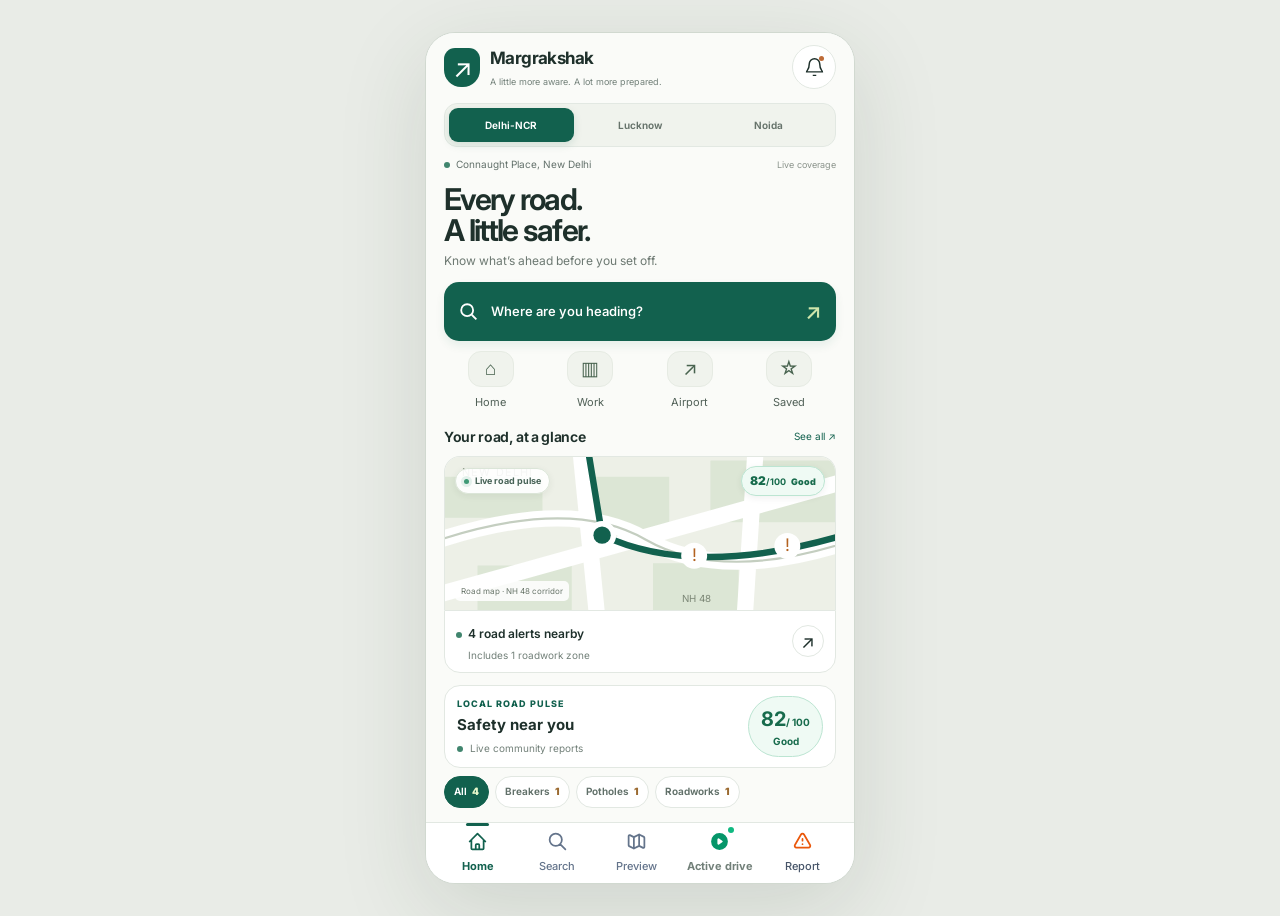
<file: index.html>
<!DOCTYPE html>
<html lang="en">
<head>
  <meta charset="UTF-8">
  <meta name="viewport" content="width=device-width, initial-scale=1.0">
  <title>MARGRAKSHAK — Road Safety Navigation</title>
  <script src="tailwind.js"></script>
  <link rel="preconnect" href="https://fonts.googleapis.com">
  <link rel="preconnect" href="https://fonts.gstatic.com" crossorigin>
  <link href="https://fonts.googleapis.com/css2?family=Inter:wght@400;500;600;700;800&family=JetBrains+Mono:wght@500;700&display=swap" rel="stylesheet">
  <script>
    tailwind.config = {
      theme: {
        extend: {
          fontFamily: {
            sans: ['Inter', 'sans-serif'],
            mono: ['JetBrains Mono', 'monospace'],
          },
          colors: {
            brand: {
              navy: '#12614E',
              teal: '#12614E',
              slate: '#0F172A',
              muted: '#64748B',
              bg: '#F8FAFC',
              border: '#E2E8F0',
            },
            hazard: {
              amber: '#F59E0B',
              orange: '#EA580C',
              red: '#DC2626',
              green: '#16A34A',
            }
          }
        }
      }
    }
  </script>
  <link rel="stylesheet" href="polish.css">
  <style>
    /* Custom clean scrollbars & map elements */
    ::-webkit-scrollbar { width: 4px; height: 4px; }
    ::-webkit-scrollbar-track { background: transparent; }
    ::-webkit-scrollbar-thumb { background: #cbd5e1; border-radius: 4px; }
    .map-grid {
      background-color: #f1f5f9;
      background-image: 
        linear-gradient(to right, rgba(203, 213, 225, 0.4) 1px, transparent 1px),
        linear-gradient(to bottom, rgba(203, 213, 225, 0.4) 1px, transparent 1px);
      background-size: 40px 40px;
    }
    /* Pulse for live vehicle indicator */
    @keyframes subtle-beacon {
      0% { transform: scale(1); opacity: 0.6; }
      50% { transform: scale(1.6); opacity: 0; }
      100% { transform: scale(1); opacity: 0; }
    }
    .beacon-ring {
      animation: subtle-beacon 2s cubic-bezier(0, 0.2, 0.8, 1) infinite;
    }
    /* Hazard proximity alert soft flash */
    @keyframes alert-glow {
      0%, 100% { box-shadow: 0 4px 6px -1px rgba(0,0,0,0.1), 0 2px 4px -2px rgba(0,0,0,0.1); }
      50% { box-shadow: 0 0 0 3px rgba(220, 38, 38, 0.25), 0 10px 15px -3px rgba(0,0,0,0.1); }
    }
    .proximity-urgent {
      animation: alert-glow 1.2s ease-in-out infinite;
    }
    /* Screen transition smoothness */
    .view-screen {
      transition: opacity 0.15s ease-in-out;
    }
  </style>
</head>
<body class="bg-slate-900 text-brand-slate font-sans antialiased min-h-screen flex justify-center items-start sm:p-4 md:p-8 select-none">

  <!-- Mobile Device Frame Container -->
  <div class="w-full max-w-[420px] bg-slate-50 min-h-screen sm:min-h-[880px] sm:max-h-[890px] sm:rounded-[36px] shadow-2xl relative overflow-hidden flex flex-col border border-slate-800">

    <!-- Top Hardware Status Bar -->
    <header class="bg-white/95 backdrop-blur-md px-5 pt-3 pb-2 flex justify-between items-center text-xs font-semibold text-slate-700 z-50 border-b border-slate-100 flex-shrink-0">
      <!-- <span class="tracking-tight font-medium" id="status-clock">09:41</span> -->
      <div class="flex items-center space-x-1.5">
        <!-- Icons -->
        <svg class="w-3.5 h-3.5 text-slate-700 inline" fill="currentColor" viewBox="0 0 24 24"><path d="M12 3c-4.97 0-9 4.03-9 9 0 2.12.74 4.07 1.97 5.61L4.35 18.25c-.39.39-.39 1.02 0 1.41.39.39 1.02.39 1.41 0l.73-.73C8.03 20.19 9.93 21 12 21c4.97 0 9-4.03 9-9s-4.03-9-9-9zm0 16c-3.87 0-7-3.13-7-7s3.13-7 7-7 7 3.13 7 7-3.13 7-7 7z"/></svg>
        <svg class="w-3.5 h-3.5 text-slate-700 inline" fill="currentColor" viewBox="0 0 24 24"><path d="M12 2C6.48 2 2 6.48 2 12s4.48 10 10 10 10-4.48 10-10S17.52 2 12 2zm-1 14H9v-2h2v2zm0-4H9V7h2v5z"/></svg>
      </div>
    </header>

    <!-- App Content Wrapper -->
    <main class="relative flex-1 overflow-hidden flex flex-col bg-brand-bg">

      <!-- ========================================== -->
      <!-- VIEW 1: HOME SCREEN                       -->
      <!-- ========================================== -->
<section id="view-home" class="view-screen flex-1 overflow-y-auto">
<div class="home-top"><div class="brand-lockup"><span class="brand-mark">↗</span><div><strong>Margrakshak</strong><small>A little more aware. A lot more prepared.</small></div></div><button class="icon-button" onclick="toggleNotificationSheet(true)" aria-label="Road notifications"><svg width="21" height="21" viewBox="0 0 24 24" fill="none" stroke="currentColor" stroke-width="1.7"><path d="M18 8a6 6 0 0 0-12 0c0 7-3 7-3 9h18c0-2-3-2-3-9M10 21h4"/></svg><i></i></button></div>
<div class="home-content"><div class="region-switch" role="tablist" aria-label="Road safety region"><button class="region-option active" role="tab" aria-selected="true" onclick="selectRegion('Delhi-NCR', 'Connaught Place, New Delhi', 82, 4)">Delhi-NCR</button><button class="region-option" role="tab" aria-selected="false" onclick="selectRegion('Lucknow', 'Hazratganj, Lucknow', 86, 3)">Lucknow</button><button class="region-option" role="tab" aria-selected="false" onclick="selectRegion('Noida', 'Noida Sector 62', 79, 5)">Noida</button></div>
<div class="location-line"><span class="location-dot"></span> <span id="current-location">Connaught Place, New Delhi</span> <span class="demo-tag">Live coverage</span></div><h1>Every road.<br>A little safer.</h1><p class="intro">Know what’s ahead before you set off.</p>
<button class="destination-search" onclick="switchView('search')"><svg width="22" height="22" fill="none" stroke="currentColor" stroke-width="2" viewBox="0 0 24 24"><circle cx="10" cy="10" r="6.5"/><path d="m15 15 5 5"/></svg><span>Where are you heading?</span><span class="search-arrow">↗</span></button>
<div class="quick-places"><button onclick="selectQuickDestination('Connaught Place, New Delhi')"><span>⌂</span>Home</button><button onclick="selectQuickDestination('Gurugram Cyber City')"><span>▥</span>Work</button><button onclick="selectQuickDestination('IGI Airport Terminal 3')"><span>↗</span>Airport</button><button onclick="openSavedRoutesModal()"><span>☆</span>Saved</button></div>
<div class="section-title"><h2>Your road, at a glance</h2><button onclick="toggleWhatsAheadSheet(true)">See all ↗</button></div>
<div class="area-map" role="img" aria-label="Delhi road map with nearby road alerts"><div class="map-status-row"><span class="map-live-pill"><i></i> Live road pulse</span><span class="map-score-pill"><strong id="map-safety-score">82</strong>/100 <b id="map-safety-label">Good</b></span></div><svg viewBox="0 0 360 155" preserveAspectRatio="xMidYMid slice"><rect width="360" height="155" fill="#edf0e7"/><path d="M0 25h90v38H0zm135 0h72v55h-72zm110-15h115v57H245zM30 107h87v48H30zm162-2h79v50h-79z" fill="#dce6d5"/><path d="M-30 92Q110 40 185 83T390 79M123-20L143 180M288-20L275 180M-10 135L370 29" stroke="#fff" stroke-width="15" fill="none"/><path d="M-30 92Q110 40 185 83T390 79" stroke="#c4cec0" stroke-width="2" fill="none"/><path d="M132 0L145 79Q230 119 365 80" stroke="#12614e" stroke-width="6" fill="none"/><text id="map-region-label" x="16" y="24" fill="#7b8675" font-size="10" letter-spacing="1">NEW DELHI</text><text id="map-road-label" x="219" y="141" fill="#7b8675" font-size="9">NH 48</text><circle cx="145" cy="79" r="13" fill="#fff"/><circle cx="145" cy="79" r="8" fill="#12614e"/><circle cx="230" cy="98" r="12" fill="#fff"/><text x="230" y="103" text-anchor="middle" fill="#b36220" font-size="16">!</text><circle cx="316" cy="89" r="12" fill="#fff"/><text x="316" y="94" text-anchor="middle" fill="#b36220" font-size="16">!</text></svg><span class="map-caption">Road map · NH 48 corridor</span></div>
<div class="road-overview"><div><span class="status-dot"></span><strong id="nearby-alert-summary">4 road alerts nearby</strong><small id="nearby-alert-detail">Includes 1 roadwork zone</small></div><button class="circle-arrow" onclick="toggleWhatsAheadSheet(true)" aria-label="View nearby road alerts">↗</button></div>
<div class="road-pulse-card"><div><span class="eyebrow">LOCAL ROAD PULSE</span><strong>Safety near you</strong><small><span class="status-dot"></span> Live community reports</small></div><div class="safety-score"><strong id="safety-score">82</strong><span>/ 100</span><small id="safety-score-label">Good</small></div></div>
<div class="hazard-filters" aria-label="Filter nearby hazards"><button class="hazard-filter active" data-hazard="all" onclick="filterHazards('all', this)">All <b id="hazard-count-all">4</b></button><button class="hazard-filter" data-hazard="breaker" onclick="filterHazards('breaker', this)">Breakers <b id="hazard-count-breaker">1</b></button><button class="hazard-filter" data-hazard="pothole" onclick="filterHazards('pothole', this)">Potholes <b id="hazard-count-pothole">1</b></button><button class="hazard-filter" data-hazard="works" onclick="filterHazards('works', this)">Roadworks <b id="hazard-count-works">1</b></button></div>
<div class="section-title"><h2>Plan your next drive</h2><span>Suggested</span></div>
<button class="featured-route" onclick="selectDestination('Gurugram Cyber City','24.6 km','42 min',82,4,1)"><div class="route-heading"><span class="route-symbol">↗</span><div><strong id="suggested-destination">Gurugram Cyber City</strong><small id="suggested-route">via NH 48 · 24.6 km</small></div><span class="route-time"><span id="suggested-time">42</span><small>min</small></span></div><div class="route-bottom"><span><i></i><span id="suggested-route-note">Fewer reported hazards</span></span><span>View route →</span></div></button>
<div class="safety-note"><span>◈</span><div><strong>Better roads start with us.</strong><p>Spotted a hazard? Report it once safely parked.</p></div><button onclick="openReportHazardModal()" aria-label="Report a road hazard">＋</button></div><p class="demo-note">Road safety coverage · Community-powered alerts</p></div></section>
      <section id="view-search" class="view-screen hidden flex-1 flex flex-col bg-white overflow-y-auto">
        <!-- Search Header Bar -->
        <div class="p-4 border-b border-brand-border bg-slate-50/80 sticky top-0 z-20">
          <div class="flex items-center space-x-2">
            <button onclick="switchView('home')" class="p-2 rounded-lg text-slate-600 hover:bg-slate-200">
              <svg class="w-5 h-5" fill="none" stroke="currentColor" stroke-width="2.2" viewBox="0 0 24 24"><path stroke-linecap="round" stroke-linejoin="round" d="M15 19l-7-7 7-7"/></svg>
            </button>
            <div class="relative flex-1">
              <input id="destination-input" type="text" value="Gurugram Cyber City" placeholder="Search destination in India..." class="w-full pl-9 pr-8 py-2.5 bg-white border border-slate-300 rounded-lg text-sm font-medium text-slate-800 focus:outline-none focus:border-brand-navy shadow-2xs">
              <svg class="w-4 h-4 text-slate-400 absolute left-3 top-3.5" fill="none" stroke="currentColor" stroke-width="2" viewBox="0 0 24 24"><path stroke-linecap="round" stroke-linejoin="round" d="M21 21l-6-6m2-5a7 7 0 11-14 0 7 7 0 0114 0z"/></svg>
              <button onclick="clearSearchInput()" class="absolute right-2.5 top-3 text-slate-400 hover:text-slate-600">
                <svg class="w-4 h-4" fill="currentColor" viewBox="0 0 20 20"><path fill-rule="evenodd" d="M10 18a8 8 0 100-16 8 8 0 000 16zM8.707 7.293a1 1 0 00-1.414 1.414L8.586 10l-1.293 1.293a1 1 0 101.414 1.414L10 11.414l1.293 1.293a1 1 0 001.414-1.414L11.414 10l1.293-1.293a1 1 0 00-1.414-1.414L10 8.586 8.707 7.293z" clip-rule="evenodd"/></svg>
              </button>
            </div>
          </div>
          
          <div class="flex items-center space-x-2 mt-3 px-1 text-xs text-slate-500">
            <span class="inline-block w-2 h-2 rounded-full bg-teal-600"></span>
            <span>Origin: <strong id="search-origin-location">Connaught Place, New Delhi</strong></span>
          </div>
        </div>

        <div class="p-4 space-y-4">
          <!-- Recent Searches List -->
          <div>
            <div class="text-[11px] font-bold uppercase tracking-wider text-slate-500 mb-2">Recent Destinations</div>
            <div class="space-y-1.5">
              <div onclick="selectDestination('Gurugram Cyber City', '24.6 km', '42 min', 82, 4, 1)" class="p-3 rounded-lg border border-slate-200 hover:border-brand-navy cursor-pointer flex items-center justify-between bg-slate-50/50 hover:bg-slate-50 transition-all">
                <div class="flex items-center space-x-3">
                  <div class="w-8 h-8 rounded bg-blue-50 text-brand-navy flex items-center justify-center">
                    <svg class="w-4 h-4" fill="none" stroke="currentColor" stroke-width="2" viewBox="0 0 24 24"><path stroke-linecap="round" stroke-linejoin="round" d="M17.657 16.657L13.414 20.9a1.998 1.998 0 01-2.827 0l-4.244-4.243a8 8 0 1111.314 0z"/><path stroke-linecap="round" stroke-linejoin="round" d="M15 11a3 3 0 11-6 0 3 3 0 016 0z"/></svg>
                  </div>
                  <div>
                    <h3 class="text-sm font-bold text-slate-800">Gurugram Cyber City</h3>
                    <p class="text-xs text-slate-500">NH-48 via Shankar Chowk • Haryana</p>
                  </div>
                </div>
                <div class="text-right">
                  <span class="text-xs font-bold text-slate-700 block">24.6 km</span>
                  <span class="text-[11px] text-emerald-700 font-semibold">Score 82</span>
                </div>
              </div>

              <div onclick="selectDestination('Indira Gandhi Int\'l Airport (T3)', '14.8 km', '26 min', 91, 1, 0)" class="p-3 rounded-lg border border-slate-200 hover:border-brand-navy cursor-pointer flex items-center justify-between bg-slate-50/50 hover:bg-slate-50 transition-all">
                <div class="flex items-center space-x-3">
                  <div class="w-8 h-8 rounded bg-blue-50 text-brand-navy flex items-center justify-center">
                    <svg class="w-4 h-4" fill="none" stroke="currentColor" stroke-width="2" viewBox="0 0 24 24"><path stroke-linecap="round" stroke-linejoin="round" d="M12 19l9 2-9-18-9 18 9-2zm0 0v-8"/></svg>
                  </div>
                  <div>
                    <h3 class="text-sm font-bold text-slate-800">IGI Airport Terminal 3</h3>
                    <p class="text-xs text-slate-500">Ullany Bridge Express Route • New Delhi</p>
                  </div>
                </div>
                <div class="text-right">
                  <span class="text-xs font-bold text-slate-700 block">14.8 km</span>
                  <span class="text-[11px] text-emerald-700 font-semibold">Score 91</span>
                </div>
              </div>

              <div onclick="selectDestination('Noida Sector 62', '21.5 km', '38 min', 76, 5, 2)" class="p-3 rounded-lg border border-slate-200 hover:border-brand-navy cursor-pointer flex items-center justify-between bg-slate-50/50 hover:bg-slate-50 transition-all">
                <div class="flex items-center space-x-3">
                  <div class="w-8 h-8 rounded bg-blue-50 text-brand-navy flex items-center justify-center">
                    <svg class="w-4 h-4" fill="none" stroke="currentColor" stroke-width="2" viewBox="0 0 24 24"><path stroke-linecap="round" stroke-linejoin="round" d="M19 21V5a2 2 0 00-2-2H7a2 2 0 00-2 2v16"/></svg>
                  </div>
                  <div>
                    <h3 class="text-sm font-bold text-slate-800">Noida Sector 62</h3>
                    <p class="text-xs text-slate-500">Delhi-Meerut Expy • Uttar Pradesh</p>
                  </div>
                </div>
                <div class="text-right">
                  <span class="text-xs font-bold text-slate-700 block">21.5 km</span>
                  <span class="text-[11px] text-amber-700 font-semibold">Score 76</span>
                </div>
              </div>

              <div onclick="selectDestination('Lucknow Airport', '11.8 km', '24 min', 86, 3, 0)" class="p-3 rounded-lg border border-slate-200 hover:border-brand-navy cursor-pointer flex items-center justify-between bg-slate-50/50 hover:bg-slate-50 transition-all">
                <div class="flex items-center space-x-3">
                  <div class="w-8 h-8 rounded bg-blue-50 text-brand-navy flex items-center justify-center">
                    <svg class="w-4 h-4" fill="none" stroke="currentColor" stroke-width="2" viewBox="0 0 24 24"><path d="M12 19l9 2-9-18-9 18 9-2zm0 0v-8"/></svg>
                  </div>
                  <div>
                    <h3 class="text-sm font-bold text-slate-800">Lucknow Airport</h3>
                    <p class="text-xs text-slate-500">Shaheed Path • Lucknow</p>
                  </div>
                </div>
                <div class="text-right">
                  <span class="text-xs font-bold text-slate-700 block">11.8 km</span>
                  <span class="text-[11px] text-emerald-700 font-semibold">Score 86</span>
                </div>
              </div>
            </div>
          </div>

          <!-- Suggested Route Options with Safety Metrics -->
          <div>
            <div class="text-[11px] font-bold uppercase tracking-wider text-slate-500 mb-2">Evaluated Route Options</div>
            
            <div class="border-2 border-brand-navy rounded-xl p-3.5 bg-blue-50/40 relative cursor-pointer" onclick="goToRoutePreview('safe')">
              <span class="absolute -top-2.5 right-3 bg-brand-navy text-white text-[10px] uppercase font-bold tracking-wider px-2 py-0.5 rounded shadow-xs">Recommended: Safest</span>
              <div class="flex justify-between items-start">
                <div>
                  <h4 class="text-sm font-bold text-slate-900">via NH-48 Express Corridor</h4>
                  <p class="text-xs text-slate-600 mt-0.5">Smooth asphalt, monitored speed breakers</p>
                </div>

                <div class="mt-2.5 border border-slate-200 rounded-xl p-3 bg-white hover:border-brand-navy cursor-pointer" onclick="selectDestination('Lucknow Airport', '11.8 km', '24 min', 86, 3, 0)">
                  <div class="flex justify-between items-start">
                    <div>
                      <h4 class="text-sm font-bold text-slate-900">via Shaheed Path Corridor</h4>
                      <p class="text-xs text-slate-600 mt-0.5">Well-lit arterial road, verified reports</p>
                    </div>
                    <div class="text-right">
                      <span class="text-base font-bold text-brand-navy">24 min</span>
                      <span class="text-xs text-slate-500 block">11.8 km</span>
                    </div>
                  </div>
                  <div class="grid grid-cols-3 gap-2 mt-3 pt-3 border-t border-slate-100 text-center">
                    <div><span class="text-[10px] text-slate-500 block">Safety Score</span><span class="text-xs font-bold text-emerald-700">86 / 100</span></div>
                    <div><span class="text-[10px] text-slate-500 block">Hazards</span><span class="text-xs font-bold text-amber-700">3 Ahead</span></div>
                    <div><span class="text-[10px] text-slate-500 block">Roadworks</span><span class="text-xs font-bold text-slate-700">Clear</span></div>
                  </div>
                </div>
                <div class="text-right">
                  <span class="text-base font-bold text-brand-navy">42 min</span>
                  <span class="text-xs text-slate-500 block">24.6 km</span>
                </div>
              </div>

              <!-- Indicators pill row -->
              <div class="grid grid-cols-3 gap-2 mt-3 pt-3 border-t border-blue-200/60 text-center">
                <div class="bg-white rounded p-1.5 border border-blue-100">
                  <span class="text-[10px] text-slate-500 block">Safety Score</span>
                  <span class="text-xs font-bold text-emerald-700">82 / 100</span>
                </div>
                <div class="bg-white rounded p-1.5 border border-blue-100">
                  <span class="text-[10px] text-slate-500 block">Hazards</span>
                  <span class="text-xs font-bold text-amber-700">4 Ahead</span>
                </div>
                <div class="bg-white rounded p-1.5 border border-blue-100">
                  <span class="text-[10px] text-slate-500 block">Roadworks</span>
                  <span class="text-xs font-bold text-slate-700">1 Zone</span>
                </div>
              </div>
            </div>

            <!-- Alternative 2: Faster but rougher -->
            <div class="mt-2.5 border border-slate-200 rounded-xl p-3 bg-white hover:border-slate-300 cursor-pointer" onclick="goToRoutePreview('fast')">
              <div class="flex justify-between items-start">
                <div>
                  <h4 class="text-sm font-bold text-slate-800">via Mehrauli-Gurgaon Rd</h4>
                  <p class="text-xs text-slate-500 mt-0.5">3 min faster • High congestion & rough patches</p>
                </div>
                <div class="text-right">
                  <span class="text-base font-bold text-slate-800">39 min</span>
                  <span class="text-xs text-slate-500 block">22.8 km</span>
                </div>
              </div>
              <div class="flex items-center gap-3 mt-2 text-xs">
                <span class="text-amber-800 bg-amber-100 px-2 py-0.5 rounded font-medium">Score: 68/100</span>
                <span class="text-slate-600">8 Hazards (potholes + unmarked breakers)</span>
              </div>
            </div>
          </div>
        </div>
      </section>

      <!-- ========================================== -->
      <!-- VIEW 3: ROUTE PREVIEW SCREEN              -->
      <!-- ========================================== -->
      <section id="view-preview" class="view-screen hidden flex-1 flex flex-col relative overflow-hidden">
        <!-- Interactive Realistic Map Area -->
        <div class="relative flex-1 map-grid overflow-hidden">
          
          <!-- Back button float -->
          <div class="absolute top-4 left-4 z-20">
            <button onclick="switchView('search')" class="bg-white text-slate-700 p-2.5 rounded-xl shadow-md border border-slate-200 flex items-center gap-1.5 text-xs font-bold hover:bg-slate-50">
              <svg class="w-4 h-4" fill="none" stroke="currentColor" stroke-width="2.5" viewBox="0 0 24 24"><path stroke-linecap="round" stroke-linejoin="round" d="M15 19l-7-7 7-7"/></svg>
              <span>Back</span>
            </button>
          </div>

          <!-- Floating Map Mode Controls -->
          <div class="absolute top-4 right-4 z-20 flex flex-col space-y-2">
            <button onclick="toggleMapLayersModal()" title="Map Layers" class="w-9 h-9 bg-white text-slate-700 rounded-lg shadow-md border border-slate-200 flex items-center justify-center hover:bg-slate-50">
              <svg class="w-4 h-4" fill="none" stroke="currentColor" stroke-width="2" viewBox="0 0 24 24"><path stroke-linecap="round" stroke-linejoin="round" d="M19 11H5m14 0a2 2 0 012 2v6a2 2 0 01-2 2H5a2 2 0 01-2-2v-6a2 2 0 012-2m14 0V9a2 2 0 00-2-2M5 11V9a2 2 0 012-2m0 0V5a2 2 0 012-2h6a2 2 0 012 2v2M7 7h10"/></svg>
            </button>
            <button onclick="triggerMapZoom('in')" title="Zoom In" class="w-9 h-9 bg-white text-slate-700 rounded-lg shadow-md border border-slate-200 flex items-center justify-center font-bold text-base hover:bg-slate-50">+</button>
            <button onclick="triggerMapZoom('out')" title="Zoom Out" class="w-9 h-9 bg-white text-slate-700 rounded-lg shadow-md border border-slate-200 flex items-center justify-center font-bold text-base hover:bg-slate-50">−</button>
          </div>

          <!-- Realistic Vector Road Network Overlay (SVG) -->
          <svg class="absolute inset-0 w-full h-full pointer-events-none" viewBox="0 0 400 480">
            <defs>
              <linearGradient id="safeRouteGrad" x1="0%" y1="0%" x2="100%" y2="100%">
                <stop offset="0%" stop-color="#1E3A8A"/>
                <stop offset="100%" stop-color="#0D9488"/>
              </linearGradient>
            </defs>

            <!-- Base Secondary Roads -->
            <path d="M 50 40 Q 90 120 110 240 T 80 440" fill="none" stroke="#cbd5e1" stroke-width="5" stroke-linecap="round"/>
            <path d="M 280 20 Q 320 180 340 320 T 360 460" fill="none" stroke="#cbd5e1" stroke-width="4" stroke-linecap="round"/>
            <path d="M 30 180 Q 200 160 380 190" fill="none" stroke="#cbd5e1" stroke-width="6" stroke-linecap="round"/>
            <path d="M 10 320 Q 180 300 390 350" fill="none" stroke="#cbd5e1" stroke-width="5" stroke-linecap="round"/>

            <!-- Alternative Route Path (Grey-Dashed) -->
            <path id="alt-route-path" d="M 70 80 Q 180 90 240 180 T 310 390" fill="none" stroke="#94a3b8" stroke-width="5" stroke-dasharray="6,4" stroke-linecap="round"/>

            <!-- Main Recommended Safe Route Path (NH-48) -->
            <path id="main-route-path" d="M 70 80 Q 120 140 160 210 T 210 310 T 260 410" fill="none" stroke="#1E3A8A" stroke-width="7" stroke-linecap="round"/>
            <path d="M 70 80 Q 120 140 160 210 T 210 310 T 260 410" fill="none" stroke="#38bdf8" stroke-width="3" stroke-linecap="round"/>
          </svg>

          <!-- Road Name Labels on Map -->
          <div class="absolute top-[88px] left-[100px] text-[10px] font-mono text-slate-500 bg-white/80 px-1 py-0.5 rounded border border-slate-200">Connaught Outer Cir</div>
          <div class="absolute top-[205px] left-[175px] text-[10px] font-bold text-brand-navy bg-white/90 px-1.5 py-0.5 rounded border border-blue-200 shadow-2xs">NH-48 (Safe Corridor)</div>
          <div class="absolute top-[345px] left-[190px] text-[10px] font-mono text-slate-500 bg-white/80 px-1 py-0.5 rounded border border-slate-200">Shankar Chowk Junction</div>

          <!-- Origin Pin (Current Location) -->
          <div class="absolute top-[68px] left-[58px] z-10 flex flex-col items-center">
            <div class="w-6 h-6 rounded-full bg-blue-600 border-2 border-white shadow-md flex items-center justify-center text-white">
              <div class="w-2 h-2 rounded-full bg-white"></div>
            </div>
            <span class="text-[10px] font-bold bg-white text-slate-800 px-1 rounded shadow-xs mt-0.5">Start</span>
          </div>

          <!-- Destination Pin -->
          <div class="absolute top-[398px] left-[248px] z-10 flex flex-col items-center">
            <div class="w-6 h-6 rounded-full bg-teal-600 border-2 border-white shadow-md flex items-center justify-center text-white">
              <svg class="w-3.5 h-3.5" fill="currentColor" viewBox="0 0 20 20"><path fill-rule="evenodd" d="M5.05 4.05a7 7 0 119.9 9.9L10 18.9l-4.95-4.95a7 7 0 010-9.9zM10 11a2 2 0 100-4 2 2 0 000 4z" clip-rule="evenodd"/></svg>
            </div>
            <span class="text-[10px] font-bold bg-white text-slate-800 px-1 rounded shadow-xs mt-0.5">Gurugram</span>
          </div>

          <!-- Map Hazard Markers (Interactive bottom sheet triggers) -->
          <!-- Marker 1: Large Speed Breaker (NH-48) -->
          <div onclick="openHazardBottomSheet('Large Speed Breaker', 'High Risk', '150 m ahead', 'NH-48 Near Mahipalpur Flyover', 'Today (25 min ago)', 142, 'Slow down to 25 km/h')" 
               class="absolute top-[135px] left-[110px] z-10 cursor-pointer transform -translate-x-1/2 -translate-y-1/2 group">
            <div class="w-6 h-6 rounded-full bg-hazard-orange text-white flex items-center justify-center border-2 border-white shadow-md group-hover:scale-110 transition-transform">
              <span class="text-[11px] font-black">⚠</span>
            </div>
            <div class="absolute -bottom-4 left-1/2 transform -translate-x-1/2 whitespace-nowrap bg-slate-900 text-white text-[9px] font-bold px-1 rounded opacity-90">Breaker</div>
          </div>

          <!-- Marker 2: Pothole -->
          <div onclick="openHazardBottomSheet('Deep Pothole', 'Medium Risk', '650 m ahead', 'NH-48 Middle Lane', 'Today', 88, 'Shift to right lane carefully')"
               class="absolute top-[185px] left-[142px] z-10 cursor-pointer transform -translate-x-1/2 -translate-y-1/2 group">
            <div class="w-5 h-5 rounded-full bg-hazard-amber text-white flex items-center justify-center border-2 border-white shadow-md group-hover:scale-110 transition-transform">
              <span class="text-[10px] font-bold">◉</span>
            </div>
          </div>

          <!-- Marker 3: Road Construction -->
          <div onclick="openHazardBottomSheet('Road Construction', 'Medium Risk', '1.2 km ahead', 'NH-48 Left Lane Expansion', 'Yesterday', 214, 'Keep right lane')"
               class="absolute top-[260px] left-[185px] z-10 cursor-pointer transform -translate-x-1/2 -translate-y-1/2 group">
            <div class="w-5 h-5 rounded-full bg-amber-600 text-white flex items-center justify-center border-2 border-white shadow-md group-hover:scale-110 transition-transform">
              <span class="text-[10px] font-bold">▥</span>
            </div>
          </div>

          <!-- Marker 4: Lane Diversion -->
          <div onclick="openHazardBottomSheet('Lane Diversion', 'Notice', '2.1 km ahead', 'Near IFFCO Chowk', 'Today', 76, 'Follow temporary cones')"
               class="absolute top-[320px] left-[215px] z-10 cursor-pointer transform -translate-x-1/2 -translate-y-1/2 group">
            <div class="w-5 h-5 rounded-full bg-blue-600 text-white flex items-center justify-center border-2 border-white shadow-md group-hover:scale-110 transition-transform">
              <span class="text-[10px] font-bold">↪</span>
            </div>
          </div>
        </div>

        <!-- Bottom Route Information Panel (Screen 3 Spec) -->
        <div class="bg-white rounded-t-2xl border-t border-slate-200 shadow-xl p-4 z-30 space-y-3">
          <div class="flex items-center justify-between">
            <div class="flex items-center space-x-2">
              <span class="px-2 py-0.5 rounded bg-emerald-100 text-emerald-800 text-[11px] font-bold uppercase tracking-wider">Safe Route Active</span>
              <span class="text-xs text-slate-500 font-medium">via NH-48</span>
            </div>
            <div class="text-right">
              <span class="text-xs text-slate-500">Road Safety Score</span>
              <span class="text-xs font-bold font-mono text-emerald-700 bg-emerald-50 px-1.5 py-0.5 rounded border border-emerald-200 ml-1">82 / 100</span>
            </div>
          </div>

          <div class="flex items-baseline justify-between py-1 border-b border-slate-100">
            <div class="flex items-baseline space-x-2">
              <span class="text-2xl font-bold font-mono text-slate-900">42</span>
              <span class="text-xs font-semibold text-slate-500">min</span>
              <span class="text-slate-300">•</span>
              <span class="text-sm font-semibold text-slate-700">24.6 km</span>
              <span class="text-slate-300">•</span>
              <span class="text-xs text-emerald-600 font-medium">Smooth traffic</span>
            </div>
            <button onclick="toggleRouteHazardsBreakdown()" class="text-xs text-brand-navy font-semibold hover:underline">
              View Route Details
            </button>
          </div>

          <!-- Hazards along this route badge list -->
          <div class="bg-slate-50 rounded-lg p-2.5 border border-slate-100">
            <div class="text-[11px] font-bold uppercase tracking-wider text-slate-600 mb-1.5">Verified Along This Route:</div>
            <div class="flex flex-wrap gap-1.5 text-xs">
              <span class="px-2 py-0.5 rounded bg-orange-100 text-orange-900 border border-orange-200 text-[11px] font-medium flex items-center gap-1">
                <span>⚠</span> 2 Speed Breakers
              </span>
              <span class="px-2 py-0.5 rounded bg-amber-100 text-amber-900 border border-amber-200 text-[11px] font-medium flex items-center gap-1">
                <span>◉</span> 1 Pothole
              </span>
              <span class="px-2 py-0.5 rounded bg-yellow-100 text-yellow-900 border border-yellow-200 text-[11px] font-medium flex items-center gap-1">
                <span>▥</span> 1 Construction
              </span>
              <span class="px-2 py-0.5 rounded bg-blue-100 text-blue-900 border border-blue-200 text-[11px] font-medium flex items-center gap-1">
                <span>↪</span> 1 Diversion
              </span>
            </div>
          </div>

          <!-- Action buttons -->
          <div class="grid grid-cols-2 gap-2 pt-1">
            <button onclick="switchView('search')" class="py-3 px-3 bg-slate-100 hover:bg-slate-200 text-slate-700 rounded-xl font-semibold text-xs transition-all">
              Change Route
            </button>
            <button onclick="launchActiveNavigation()" class="py-3 px-3 bg-brand-navy hover:bg-blue-900 text-white rounded-xl font-bold text-xs flex items-center justify-center space-x-1.5 shadow-md active:scale-98 transition-all">
              <svg class="w-4 h-4 text-teal-400" fill="currentColor" viewBox="0 0 20 20"><path fill-rule="evenodd" d="M10 18a8 8 0 100-16 8 8 0 000 16zM9.555 7.168A1 1 0 008 8v4a1 1 0 001.555.832l3-2a1 1 0 000-1.664l-3-2z" clip-rule="evenodd"/></svg>
              <span>Start Safe Navigation</span>
            </button>
          </div>
        </div>
      </section>

      <!-- ========================================== -->
      <!-- VIEW 4: ACTIVE NAVIGATION (THE CORE SCREEN)-->
      <!-- ========================================== -->
      <section id="view-active-nav" class="view-screen hidden flex-1 flex flex-col relative overflow-hidden bg-slate-100">
        
        <!-- ========================================== -->
        <!-- TOP: NEXT HAZARD HUD CARD (1-SECOND READ)  -->
        <!-- ========================================== -->
        <div class="absolute top-2 inset-x-3 z-40">
          
          <!-- Next Hazard Card Container -->
          <div id="hud-hazard-card" class="bg-white rounded-xl border border-slate-200 shadow-xl overflow-hidden transition-all duration-300">
            
            <!-- Alert Header Banner -->
            <div id="hud-banner" class="bg-hazard-orange text-white px-3 py-1 flex items-center justify-between text-xs font-bold tracking-wider">
              <div class="flex items-center space-x-1.5">
                <span id="hud-icon" class="text-sm">⚠</span>
                <span id="hud-badge-title">NEXT HAZARD</span>
              </div>
              <span id="hud-urgency-badge" class="bg-black/20 text-[10px] uppercase font-mono px-1.5 py-0.5 rounded">High Severity</span>
            </div>

            <!-- Card Content Body -->
            <div class="p-3">
              <div class="flex items-center justify-between">
                
                <div class="space-y-0.5">
                  <h2 id="hud-hazard-name" class="text-base font-extrabold text-slate-900 tracking-tight">Large Speed Breaker</h2>
                  <div class="flex items-center space-x-2">
                    <span id="hud-action" class="text-xs font-bold text-hazard-orange uppercase tracking-wide bg-orange-50 px-1.5 py-0.5 rounded border border-orange-200">
                      Slow down
                    </span>
                    <span class="text-xs text-slate-500 font-medium">NH-48 • Lane 2</span>
                  </div>
                </div>

                <!-- Distance Meter with Prominent Typography -->
                <div class="text-right pl-3 border-l border-slate-200">
                  <div id="hud-distance-val" class="text-2xl font-black font-mono tracking-tight text-slate-900">150</div>
                  <div id="hud-distance-unit" class="text-[11px] font-bold text-slate-500 uppercase">m ahead</div>
                </div>

              </div>

              <!-- Quick Next Hazard Teaser bar -->
              <div id="hud-following-teaser" class="mt-2.5 pt-2 border-t border-slate-100 flex items-center justify-between text-[11px] text-slate-500">
                <span class="flex items-center gap-1 text-slate-700">
                  <span class="text-slate-400">Then:</span>
                  <span class="font-semibold" id="hud-following-text">◉ Pothole (650 m ahead)</span>
                </span>
                <button onclick="toggleWhatsAheadSheet(true)" class="text-brand-navy font-semibold text-[11px] hover:underline">
                  What's Ahead (4)
                </button>
              </div>
            </div>
          </div>

          <!-- Hazard Passed Toast Notification (Transitions dynamically) -->
          <div id="hud-passed-toast" class="hidden mt-2 bg-emerald-600 text-white rounded-lg px-3 py-2 shadow-lg flex items-center justify-between text-xs font-semibold">
            <div class="flex items-center space-x-2">
              <span class="w-5 h-5 rounded-full bg-white/20 flex items-center justify-center font-bold">✓</span>
              <span>Hazard passed: <strong id="hud-passed-name">Large Speed Breaker</strong></span>
            </div>
            <span class="text-[10px] font-mono text-emerald-100">Confirmed</span>
          </div>

          <!-- Voice Navigation Alert Bubble (Spec requirement) -->
          <div id="voice-alert-bubble" role="status" aria-live="assertive" class="mt-1.5 bg-slate-900/90 backdrop-blur-md text-white px-3 py-1.5 rounded-lg shadow-md flex items-center justify-between text-[11px]">
            <div class="flex items-center space-x-2">
              <span id="voice-alert-icon" class="text-amber-300 text-lg" aria-hidden="true">🔔</span>
              <span id="voice-alert-text" class="font-medium text-slate-200">“Large speed breaker ahead in 150 meters. Slow down.”</span>
            </div>
            <button onclick="dismissVoiceAlert()" class="text-slate-400 hover:text-white text-xs">✕</button>
          </div>
        </div>

        <!-- ========================================== -->
        <!-- ACTIVE NAVIGATION MAP CANVAS               -->
        <!-- ========================================== -->
        <div class="relative flex-1 map-grid overflow-hidden">
          
          <!-- Realistic Moving Map SVG Track -->
          <svg class="absolute inset-0 w-full h-full" viewBox="0 0 400 600">
            <!-- Road surface with road borders -->
            <path d="M 200 -50 L 200 650" fill="none" stroke="#cbd5e1" stroke-width="44"/>
            <path d="M 200 -50 L 200 650" fill="none" stroke="#f8fafc" stroke-width="36"/>
            <!-- Lane dividers -->
            <path d="M 200 -50 L 200 650" fill="none" stroke="#94a3b8" stroke-width="2" stroke-dasharray="16,16"/>
            
            <!-- Active Route Guidance Line -->
            <path id="active-route-line" d="M 200 120 L 200 520" fill="none" stroke="#1E3A8A" stroke-width="8" stroke-linecap="round"/>
            <path d="M 200 120 L 200 520" fill="none" stroke="#38bdf8" stroke-width="4" stroke-linecap="round"/>

            <!-- Hazard Marker 1 on Active Road (Interactive) -->
            <g id="active-marker-1" transform="translate(200, 310)" class="cursor-pointer" onclick="openHazardBottomSheet('Large Speed Breaker', 'High Risk', '150 m ahead', 'NH-48', 'Today', 142, 'Slow down')">
              <circle r="14" fill="#EA580C" stroke="#ffffff" stroke-width="3"/>
              <text y="4" text-anchor="middle" fill="#ffffff" font-size="12" font-weight="bold">⚠</text>
            </g>
            <g id="active-breaker-strip" transform="translate(200, 310)" aria-label="Speed breaker on route">
              <rect x="-19" y="-13" width="38" height="4" rx="1" fill="#334155"/>
              <rect x="-19" y="-7" width="38" height="4" rx="1" fill="#f8fafc"/>
              <rect x="-19" y="-1" width="38" height="4" rx="1" fill="#334155"/>
              <rect x="-19" y="5" width="38" height="4" rx="1" fill="#f8fafc"/>
              <rect x="-19" y="11" width="38" height="4" rx="1" fill="#334155"/>
            </g>

            <!-- Hazard Marker 2 on Road (Further ahead) -->
            <g id="active-marker-2" transform="translate(190, 160)" class="cursor-pointer" onclick="openHazardBottomSheet('Pothole', 'Medium Risk', '650 m ahead', 'NH-48', 'Today', 88, 'Drive carefully')">
              <circle r="12" fill="#F59E0B" stroke="#ffffff" stroke-width="2.5"/>
              <text y="4" text-anchor="middle" fill="#ffffff" font-size="10" font-weight="bold">◉</text>
            </g>
          </svg>

          <!-- Current Vehicle Arrow (Navigation Indicator with pulse) -->
          <div id="vehicle-arrow-container" class="absolute top-[430px] left-[200px] transform -translate-x-1/2 -translate-y-1/2 z-20 transition-all duration-[900ms] ease-linear">
            <!-- Beacon circle -->
            <div class="absolute -inset-3 rounded-full bg-blue-500/20 beacon-ring pointer-events-none"></div>
            <!-- Car Pointer -->
            <div class="w-8 h-8 rounded-full bg-brand-navy border-2 border-white shadow-lg flex items-center justify-center text-white">
              <svg class="w-4 h-4 text-teal-300" fill="currentColor" viewBox="0 0 20 20">
                <path d="M10.894 2.553a1 1 0 00-1.788 0l-7 14a1 1 0 001.169 1.409l5-1.429A1 1 0 009 15.571V11a1 1 0 112 0v4.571a1 1 0 00.725.962l5 1.428a1 1 0 001.17-1.408l-7-14z"/>
              </svg>
            </div>
            <div class="live-navigation-status"><span class="live-navigation-dot"></span><strong>Live navigation</strong><span id="navigation-status-text">Route tracking active</span></div>
          </div>

          <!-- Speed Limit & Current Speed Widget (Left Floating) -->
          <div class="absolute left-3 bottom-28 z-30 flex flex-col space-y-2">
            <!-- Current Speed Box -->
            <div id="speed-meter-box" class="bg-white/95 backdrop-blur-md rounded-xl p-2.5 shadow-md border border-slate-200 text-center min-w-[70px]">
              <div class="text-[9px] font-bold text-slate-500 uppercase tracking-wider">Speed</div>
              <div id="current-speed-val" class="text-xl font-black font-mono text-slate-900 leading-none my-0.5">62</div>
              <div class="text-[9px] font-mono text-slate-500">km/h</div>
              <div id="speed-status-badge" class="mt-1 text-[8px] font-bold px-1 py-0.5 rounded bg-emerald-100 text-emerald-800">
                Normal
              </div>
            </div>

            <!-- Speed Limit Sign (Standard Indian Circular Sign) -->
            <div class="w-11 h-11 rounded-full bg-white border-[3px] border-red-600 shadow-md flex flex-col items-center justify-center self-center">
              <span class="text-[8px] font-bold text-slate-500 leading-tight">LIMIT</span>
              <span id="speed-limit-val" class="text-xs font-black font-mono text-slate-900 leading-none">60</span>
            </div>
          </div>

          <!-- Right Floating Controls (Location recenter, mute, layer, report) -->
          <div class="absolute right-3 bottom-28 z-30 flex flex-col space-y-2">
            <button onclick="recenterVehicle()" title="Recenter Location" class="w-10 h-10 bg-white text-slate-700 rounded-xl shadow-md border border-slate-200 flex items-center justify-center hover:bg-slate-50">
              <svg class="w-5 h-5 text-brand-navy" fill="none" stroke="currentColor" stroke-width="2.2" viewBox="0 0 24 24"><polygon points="3 11 22 2 13 21 11 13 3 11"/></svg>
            </button>
            <button onclick="toggleAudioMute()" id="mute-nav-btn" title="Mute/Unmute Voice" class="w-10 h-10 bg-white text-slate-700 rounded-xl shadow-md border border-slate-200 flex items-center justify-center hover:bg-slate-50">
              <span id="mute-icon" class="text-sm">♪</span>
            </button>
            <button onclick="openReportHazardModal()" title="Report Road Hazard" class="w-10 h-10 bg-hazard-orange text-white rounded-xl shadow-md border border-orange-600 flex items-center justify-center hover:bg-orange-600">
              <span class="text-base font-bold">+</span>
            </button>
          </div>

        </div>

        <!-- ========================================== -->
        <!-- BOTTOM: NAVIGATION METRICS PANEL           -->
        <!-- ========================================== -->
        <div class="bg-white border-t border-slate-200 px-4 py-3 z-40 shadow-xl space-y-2.5">
          
          <div class="flex items-center justify-between">
            <div>
              <div class="flex items-baseline space-x-1.5">
                <span id="nav-eta-min" class="text-xl font-black font-mono text-slate-900">18</span>
                <span class="text-xs font-semibold text-slate-500">min</span>
                <span class="text-slate-300 mx-1">•</span>
                <span id="nav-eta-clock" class="text-xs font-bold text-slate-700">10:42 AM</span>
              </div>
              <div class="text-[11px] text-slate-500 mt-0.5">
                <span id="nav-dist-rem" class="font-medium text-slate-700">12.4 km remaining</span>
              </div>
            </div>

            <!-- Road & Traffic Info -->
            <div class="text-right">
              <div class="text-xs font-bold text-brand-navy flex items-center justify-end gap-1">
                <span>NH-48</span>
                <span class="w-1.5 h-1.5 rounded-full bg-emerald-500"></span>
              </div>
              <div class="text-[11px] text-slate-500 mt-0.5">
                Traffic: <span class="text-slate-700 font-medium">Moderate</span> • Safety: <span class="text-emerald-700 font-bold">Good</span>
              </div>
            </div>

            <!-- Stop Navigation Button -->
            <button onclick="endTripAndShowSummary()" class="p-2.5 bg-rose-50 hover:bg-rose-100 text-rose-700 border border-rose-200 rounded-xl text-xs font-bold transition-all">
              End Trip
            </button>
          </div>

          <!-- Expandable What's Ahead Trigger Button -->
          <button onclick="toggleWhatsAheadSheet(true)" class="w-full py-1.5 bg-slate-50 hover:bg-slate-100 border border-slate-200 rounded-lg text-slate-700 text-xs font-semibold flex items-center justify-center space-x-1 transition-all">
            <span>View All Upcoming Road Hazards</span>
            <svg class="w-3.5 h-3.5" fill="none" stroke="currentColor" stroke-width="2" viewBox="0 0 24 24"><path stroke-linecap="round" stroke-linejoin="round" d="M19 9l-7 7-7-7"/></svg>
          </button>
        </div>
      </section>

      <!-- ========================================== -->
      <!-- VIEW 5: TRIP SUMMARY SCREEN                -->
      <!-- ========================================== -->
      <section id="view-summary" class="view-screen hidden flex-1 flex flex-col bg-white overflow-y-auto">
        <div class="bg-brand-navy text-white p-5 text-center">
          <div class="w-12 h-12 rounded-full bg-teal-500 text-white flex items-center justify-center mx-auto mb-2 shadow-inner">
            <svg class="w-6 h-6" fill="none" stroke="currentColor" stroke-width="2.5" viewBox="0 0 24 24"><path stroke-linecap="round" stroke-linejoin="round" d="M5 13l4 4L19 7"/></svg>
          </div>
          <h2 class="text-xl font-bold tracking-tight">Trip completed</h2>
          <p class="text-xs text-blue-200 mt-0.5">Delhi (Connaught Place) → Gurugram Cyber City</p>
        </div>

        <div class="p-4 space-y-4">
          <!-- Summary Metrics Cards -->
          <div class="grid grid-cols-2 gap-2.5">
            <div class="bg-slate-50 p-3 rounded-xl border border-slate-200">
              <span class="text-[11px] text-slate-500 block uppercase font-medium">Distance Traveled</span>
              <span class="text-xl font-bold font-mono text-slate-900">24.6 km</span>
            </div>
            <div class="bg-slate-50 p-3 rounded-xl border border-slate-200">
              <span class="text-[11px] text-slate-500 block uppercase font-medium">Total Duration</span>
              <span class="text-xl font-bold font-mono text-slate-900">42 min</span>
            </div>
          </div>

          <!-- Road Safety Score Result -->
          <div class="bg-white rounded-xl p-4 border border-brand-border shadow-2xs space-y-2">
            <div class="flex items-center justify-between">
              <span class="text-xs font-bold text-slate-700 uppercase">Route Safety Score</span>
              <span class="text-xs font-bold px-2 py-0.5 rounded bg-emerald-100 text-emerald-800">Safe Driving</span>
            </div>
            <div class="flex items-baseline space-x-2">
              <span class="text-3xl font-extrabold font-mono text-slate-900">82</span>
              <span class="text-sm font-semibold text-slate-500">/ 100</span>
            </div>
            <p class="text-xs text-slate-600">Your trip summary and road safety overview.</p>
          </div>

          <!-- Breakdown Statistics -->
          <div class="border border-slate-200 rounded-xl p-3.5 space-y-2 text-xs">
            <div class="font-bold text-slate-800 uppercase tracking-wide text-[11px]">Drive Incident Summary</div>
            <div class="flex justify-between py-1 border-b border-slate-100">
              <span class="text-slate-600">Hazards Encountered</span>
              <span class="font-bold font-mono text-slate-800">3 verified</span>
            </div>
            <div class="flex justify-between py-1 border-b border-slate-100">
              <span class="text-slate-600">Timely Warnings Provided</span>
              <span class="font-bold font-mono text-emerald-700">5 alerts</span>
            </div>
            <div class="flex justify-between py-1">
              <span class="text-slate-600">Roadwork Zones Handled</span>
              <span class="font-bold font-mono text-slate-800">1 zone</span>
            </div>
          </div>

          <!-- CTAs -->
          <div class="space-y-2 pt-2">
            <button onclick="openReportHazardModal()" class="w-full py-3 bg-white border border-slate-300 hover:bg-slate-50 text-slate-800 rounded-xl font-bold text-xs flex items-center justify-center space-x-1.5 transition-all">
              <span>Report a New Road Hazard</span>
            </button>
            <button onclick="switchView('home')" class="w-full py-3.5 bg-brand-navy hover:bg-blue-900 text-white rounded-xl font-bold text-xs shadow-md transition-all">
              Return to Home
            </button>
          </div>
        </div>
      </section>

      <!-- ========================================== -->
      <!-- BOTTOM SHEET 1: HAZARD DETAIL SHEET        -->
      <!-- ========================================== -->
      <div id="modal-hazard-detail" class="hidden absolute inset-0 z-50 bg-black/40 backdrop-blur-xs flex flex-col justify-end">
        <div class="bg-white rounded-t-2xl p-4 space-y-3.5 border-t border-slate-200 shadow-2xl animate-fade-in-up max-h-[85%] overflow-y-auto">
          <div class="w-10 h-1 bg-slate-300 rounded-full mx-auto"></div>
          
          <div class="flex justify-between items-start">
            <div>
              <div class="flex items-center space-x-2">
                <span id="sheet-severity-pill" class="px-2 py-0.5 rounded text-[10px] font-bold uppercase bg-orange-100 text-orange-900">High Risk</span>
                <span class="text-xs text-slate-500 font-mono" id="sheet-distance">150 m ahead</span>
              </div>
              <h3 id="sheet-hazard-name" class="text-base font-extrabold text-slate-900 mt-1">Large Speed Breaker</h3>
            </div>
            <button onclick="closeHazardBottomSheet()" class="p-1 rounded-full text-slate-400 hover:text-slate-600">
              <svg class="w-5 h-5" fill="none" stroke="currentColor" stroke-width="2" viewBox="0 0 24 24"><path stroke-linecap="round" stroke-linejoin="round" d="M6 18L18 6M6 6l12 12"/></svg>
            </button>
          </div>

          <div class="bg-slate-50 rounded-xl p-3 border border-slate-200 space-y-2 text-xs">
            <div class="flex justify-between">
              <span class="text-slate-500">Road</span>
              <span id="sheet-road-name" class="font-bold text-slate-800">NH-48</span>
            </div>
            <div class="flex justify-between">
              <span class="text-slate-500">Specific Location</span>
              <span id="sheet-loc-desc" class="font-medium text-slate-800">Near Mahipalpur Flyover</span>
            </div>
            <div class="flex justify-between">
              <span class="text-slate-500">Reported</span>
              <span id="sheet-reported-time" class="font-medium text-slate-800">Today (25 min ago)</span>
            </div>
            <div class="flex justify-between">
              <span class="text-slate-500">Community Confirmations</span>
              <span id="sheet-confirm-count" class="font-mono font-bold text-emerald-700">142 drivers</span>
            </div>
            <div class="flex justify-between">
              <span class="text-slate-500">Verification Status</span>
              <span class="font-bold text-blue-700">Community report</span>
            </div>
          </div>

          <div class="p-2.5 rounded-lg bg-orange-50 border border-orange-200 text-xs text-orange-900 font-medium flex items-center gap-2">
            <span>🛡</span>
            <span>Recommended Action: <strong id="sheet-recommended-action">Slow down to 25 km/h</strong></span>
          </div>

          <div class="grid grid-cols-2 gap-2 pt-1">
            <button onclick="reportHazardFeedback('Incorrect')" class="py-2.5 px-3 bg-slate-100 hover:bg-slate-200 text-slate-700 rounded-lg text-xs font-semibold">
              Report Incorrect
            </button>
            <button onclick="reportHazardFeedback('Repaired')" class="py-2.5 px-3 bg-emerald-50 hover:bg-emerald-100 text-emerald-800 border border-emerald-200 rounded-lg text-xs font-semibold">
              Mark Repaired
            </button>
          </div>
        </div>
      </div>

      <!-- ========================================== -->
      <!-- BOTTOM SHEET 2: WHAT'S AHEAD TIMELINE      -->
      <!-- ========================================== -->
      <div id="modal-whats-ahead" class="hidden absolute inset-0 z-50 bg-black/40 backdrop-blur-xs flex flex-col justify-end">
        <div class="bg-white rounded-t-2xl p-4 space-y-3 border-t border-slate-200 shadow-2xl max-h-[80%] flex flex-col">
          <div class="w-10 h-1 bg-slate-300 rounded-full mx-auto flex-shrink-0"></div>
          
          <div class="flex justify-between items-center flex-shrink-0">
            <div>
              <h3 class="text-sm font-bold text-slate-900 uppercase tracking-wide">Route Hazard Timeline</h3>
              <p class="text-[11px] text-slate-500">Next 12 km on NH-48 Corridor</p>
            </div>
            <button onclick="toggleWhatsAheadSheet(false)" class="p-1 rounded-full text-slate-400 hover:text-slate-600">
              <svg class="w-5 h-5" fill="none" stroke="currentColor" stroke-width="2" viewBox="0 0 24 24"><path stroke-linecap="round" stroke-linejoin="round" d="M6 18L18 6M6 6l12 12"/></svg>
            </button>
          </div>

          <!-- Timeline items list -->
          <div class="overflow-y-auto space-y-2 py-1 pr-1 text-xs">
            <!-- Current position -->
            <div class="flex items-start space-x-3 p-2 bg-blue-50/70 rounded-lg border border-blue-100">
              <div class="w-6 h-6 rounded-full bg-brand-navy text-white flex items-center justify-center font-bold text-[10px] mt-0.5">NOW</div>
              <div class="flex-1">
                <span class="font-bold text-slate-900 block">Current Location</span>
                <span class="text-[11px] text-slate-600">Speed: 62 km/h • Road: NH-48</span>
              </div>
            </div>

            <!-- Hazard 1 -->
            <div class="flex items-start space-x-3 p-2 rounded-lg border border-slate-200 hover:bg-slate-50">
              <div class="w-6 h-6 rounded-full bg-orange-100 text-orange-700 flex items-center justify-center font-bold text-xs mt-0.5">⚠</div>
              <div class="flex-1">
                <div class="flex justify-between items-center">
                  <span class="font-bold text-slate-900">Large Speed Breaker</span>
                  <span class="font-mono font-bold text-orange-700">150 m</span>
                </div>
                <p class="text-[11px] text-slate-500">Slow down • Near Mahipalpur</p>
              </div>
            </div>

            <!-- Hazard 2 -->
            <div class="flex items-start space-x-3 p-2 rounded-lg border border-slate-200 hover:bg-slate-50">
              <div class="w-6 h-6 rounded-full bg-amber-100 text-amber-700 flex items-center justify-center font-bold text-xs mt-0.5">◉</div>
              <div class="flex-1">
                <div class="flex justify-between items-center">
                  <span class="font-bold text-slate-900">Deep Pothole</span>
                  <span class="font-mono font-bold text-amber-700">650 m</span>
                </div>
                <p class="text-[11px] text-slate-500">Drive carefully • Middle lane</p>
              </div>
            </div>

            <!-- Hazard 3 -->
            <div class="flex items-start space-x-3 p-2 rounded-lg border border-slate-200 hover:bg-slate-50">
              <div class="w-6 h-6 rounded-full bg-yellow-100 text-yellow-800 flex items-center justify-center font-bold text-xs mt-0.5">▥</div>
              <div class="flex-1">
                <div class="flex justify-between items-center">
                  <span class="font-bold text-slate-900">Construction Zone</span>
                  <span class="font-mono font-bold text-slate-700">1.2 km</span>
                </div>
                <p class="text-[11px] text-slate-500">Keep right • Lane narrowing</p>
              </div>
            </div>

            <!-- Hazard 4 -->
            <div class="flex items-start space-x-3 p-2 rounded-lg border border-slate-200 hover:bg-slate-50">
              <div class="w-6 h-6 rounded-full bg-blue-100 text-blue-700 flex items-center justify-center font-bold text-xs mt-0.5">↪</div>
              <div class="flex-1">
                <div class="flex justify-between items-center">
                  <span class="font-bold text-slate-900">Lane Diversion</span>
                  <span class="font-mono font-bold text-slate-700">2.1 km</span>
                </div>
                <p class="text-[11px] text-slate-500">Follow signs • Underpass works</p>
              </div>
            </div>

            <!-- Hazard 5 -->
            <div class="flex items-start space-x-3 p-2 rounded-lg border border-slate-200 hover:bg-slate-50">
              <div class="w-6 h-6 rounded-full bg-slate-100 text-slate-700 flex items-center justify-center font-bold text-xs mt-0.5">⚠</div>
              <div class="flex-1">
                <div class="flex justify-between items-center">
                  <span class="font-bold text-slate-900">Sharp Turn & Descent</span>
                  <span class="font-mono font-bold text-slate-700">3.4 km</span>
                </div>
                <p class="text-[11px] text-slate-500">Reduce speed to 40 km/h</p>
              </div>
            </div>
          </div>

          <button onclick="toggleWhatsAheadSheet(false)" class="w-full py-2.5 bg-slate-100 hover:bg-slate-200 font-semibold text-slate-800 text-xs rounded-xl flex-shrink-0">
            Close Timeline
          </button>
        </div>
      </div>

      <!-- ========================================== -->
      <!-- MODAL: REPORT A ROAD HAZARD (FLOW)         -->
      <!-- ========================================== -->
      <div id="modal-report-hazard" class="hidden absolute inset-0 z-50 bg-black/50 backdrop-blur-xs flex flex-col justify-end">
        <div class="bg-white rounded-t-2xl p-4 space-y-3.5 border-t border-slate-200 shadow-2xl max-h-[90%] overflow-y-auto">
          <div class="w-10 h-1 bg-slate-300 rounded-full mx-auto"></div>
          
          <div class="flex justify-between items-center">
            <div>
              <h3 class="text-sm font-bold text-slate-900 uppercase tracking-wide">Report Road Hazard</h3>
              <p class="text-[11px] text-slate-500">Crowdsource real-time alerts to keep drivers safe</p>
            </div>
            <button onclick="closeReportHazardModal()" class="p-1 text-slate-400 hover:text-slate-600">✕</button>
          </div>

          <!-- Hazard Type Selector Grid -->
          <div>
            <label class="text-[11px] font-bold text-slate-700 uppercase block mb-1.5">Hazard Type</label>
            <div class="grid grid-cols-4 gap-1.5 text-center text-xs">
              <button onclick="selectReportType(this, 'Speed Breaker')" class="report-type-btn p-2 rounded-lg border-2 border-brand-navy bg-blue-50/50 font-bold text-slate-800">
                <span class="block text-base">⚠</span>
                <span class="text-[10px]">Breaker</span>
              </button>
              <button onclick="selectReportType(this, 'Pothole')" class="report-type-btn p-2 rounded-lg border border-slate-200 bg-white font-medium text-slate-700">
                <span class="block text-base">◉</span>
                <span class="text-[10px]">Pothole</span>
              </button>
              <button onclick="selectReportType(this, 'Road Damage')" class="report-type-btn p-2 rounded-lg border border-slate-200 bg-white font-medium text-slate-700">
                <span class="block text-base">◇</span>
                <span class="text-[10px]">Damage</span>
              </button>
              <button onclick="selectReportType(this, 'Construction')" class="report-type-btn p-2 rounded-lg border border-slate-200 bg-white font-medium text-slate-700">
                <span class="block text-base">▥</span>
                <span class="text-[10px]">Roadwork</span>
              </button>
              <button onclick="selectReportType(this, 'Waterlogging')" class="report-type-btn p-2 rounded-lg border border-slate-200 bg-white font-medium text-slate-700">
                <span class="block text-base">≈</span>
                <span class="text-[10px]">Waterlog</span>
              </button>
              <button onclick="selectReportType(this, 'Road Closure')" class="report-type-btn p-2 rounded-lg border border-slate-200 bg-white font-medium text-slate-700">
                <span class="block text-base">⊖</span>
                <span class="text-[10px]">Closure</span>
              </button>
              <button onclick="selectReportType(this, 'Accident')" class="report-type-btn p-2 rounded-lg border border-slate-200 bg-white font-medium text-slate-700">
                <span class="block text-base">!</span>
                <span class="text-[10px]">Accident</span>
              </button>
              <button onclick="selectReportType(this, 'Other Hazard')" class="report-type-btn p-2 rounded-lg border border-slate-200 bg-white font-medium text-slate-700">
                <span class="block text-base">?</span>
                <span class="text-[10px]">Other</span>
              </button>
            </div>
          </div>

          <!-- Location Auto-detection readout -->
          <div class="p-2.5 rounded-lg bg-slate-50 border border-slate-200 text-xs flex items-center justify-between">
            <span class="text-slate-600">Location:</span>
            <span class="font-bold text-slate-800">NH-48, km marker 28.4</span>
          </div>

          <!-- Severity Selection -->
          <div>
            <label class="text-[11px] font-bold text-slate-700 uppercase block mb-1.5">Severity Level</label>
            <div class="grid grid-cols-4 gap-1.5 text-center text-xs">
              <button onclick="selectSeverityLevel(this, 'Low')" class="sev-btn p-2 rounded border border-slate-200 bg-white font-medium text-slate-700">Low</button>
              <button onclick="selectSeverityLevel(this, 'Medium')" class="sev-btn p-2 rounded border border-slate-200 bg-white font-medium text-slate-700">Medium</button>
              <button onclick="selectSeverityLevel(this, 'High')" class="sev-btn p-2 rounded border-2 border-orange-500 bg-orange-50 font-bold text-orange-900">High</button>
              <button onclick="selectSeverityLevel(this, 'Dangerous')" class="sev-btn p-2 rounded border border-slate-200 bg-white font-medium text-slate-700">Dangerous</button>
            </div>
          </div>

          <!-- Optional description -->
          <div>
            <input type="text" placeholder="Short description (e.g. Unmarked speed breaker without paint)" class="w-full text-xs p-2.5 border border-slate-200 rounded-lg focus:outline-none focus:border-brand-navy">
          </div>

          <div class="pt-1">
            <button onclick="submitHazardReport()" class="w-full py-3 bg-brand-navy hover:bg-blue-900 text-white font-bold text-xs rounded-xl shadow-md transition-all">
              Submit Road Hazard Report
            </button>
          </div>
        </div>
      </div>

      <!-- Report Success Toast Popup -->
      <div id="report-success-toast" class="hidden absolute top-16 inset-x-4 z-50 bg-emerald-700 text-white p-3 rounded-xl shadow-xl flex items-center justify-between text-xs font-semibold">
        <div class="flex items-center space-x-2">
          <span>✓</span>
          <div>
            <div>Report saved successfully</div>
            <div class="text-[10px] text-emerald-200 font-mono">Not sent to any service</div>
          </div>
        </div>
        <button onclick="dismissReportToast()" class="text-xs text-white">✕</button>
      </div>

      <!-- ========================================== -->
      <!-- MODAL: MAP LAYERS DIALOG                   -->
      <!-- ========================================== -->
      <div id="modal-map-layers" class="hidden absolute inset-0 z-50 bg-black/40 backdrop-blur-xs flex items-center justify-center p-4">
        <div class="bg-white w-full max-w-xs rounded-2xl p-4 space-y-3 shadow-2xl border border-slate-200">
          <div class="flex justify-between items-center">
            <h3 class="text-xs font-bold text-slate-800 uppercase tracking-wide">Map Safety Layers</h3>
            <button onclick="toggleMapLayersModal()" class="text-slate-400 hover:text-slate-600 text-sm">✕</button>
          </div>

          <div class="space-y-2 text-xs">
            <label class="flex items-center justify-between p-2 rounded bg-slate-50 cursor-pointer">
              <span class="font-medium text-slate-700">Traffic overlay</span>
              <input type="checkbox" checked class="rounded text-brand-navy">
            </label>
            <label class="flex items-center justify-between p-2 rounded bg-slate-50 cursor-pointer">
              <span class="font-medium text-slate-700">Road Hazards (Breakers & Potholes)</span>
              <input type="checkbox" checked class="rounded text-brand-navy">
            </label>
            <label class="flex items-center justify-between p-2 rounded bg-slate-50 cursor-pointer">
              <span class="font-medium text-slate-700">Active Roadworks & Diversions</span>
              <input type="checkbox" checked class="rounded text-brand-navy">
            </label>
            <label class="flex items-center justify-between p-2 rounded bg-slate-50 cursor-pointer">
              <span class="font-medium text-slate-700">Monsoon Waterlogging Alerts</span>
              <input type="checkbox" checked class="rounded text-brand-navy">
            </label>
            <label class="flex items-center justify-between p-2 rounded bg-slate-50 cursor-pointer">
              <span class="font-medium text-slate-700">Blackspots & Accidents</span>
              <input type="checkbox" checked class="rounded text-brand-navy">
            </label>
          </div>

          <button onclick="toggleMapLayersModal()" class="w-full py-2 bg-brand-navy text-white text-xs font-bold rounded-lg">
            Apply Filters
          </button>
        </div>
      </div>

      <!-- ========================================== -->
      <!-- MODAL: NOTIFICATIONS / ROAD BULLETINS      -->
      <!-- ========================================== -->
      <div id="modal-notifications" class="hidden absolute inset-0 z-50 bg-black/40 backdrop-blur-xs flex flex-col justify-end">
        <div class="bg-white rounded-t-2xl p-4 space-y-3 border-t border-slate-200 shadow-2xl max-h-[75%] overflow-y-auto">
          <div class="w-10 h-1 bg-slate-300 rounded-full mx-auto"></div>
          
          <div class="flex justify-between items-center">
            <h3 class="text-xs font-bold text-slate-800 uppercase tracking-wide">Road Safety Bulletins</h3>
            <button onclick="toggleNotificationSheet(false)" class="text-slate-400 hover:text-slate-600">✕</button>
          </div>

          <div class="space-y-2 text-xs">
            <div class="p-2.5 rounded-lg border border-red-200 bg-red-50/50">
              <div class="flex items-center space-x-1.5 text-red-700 font-bold">
                <span>⚠</span>
                <span>Dangerous Breaker Alert</span>
              </div>
              <p class="text-[11px] text-slate-600 mt-1">Unmarked speed breaker reported near your saved route (NH-48 Shankar Chowk ramp).</p>
              <span class="text-[10px] text-slate-400 mt-1 block">12 min ago</span>
            </div>

            <div class="p-2.5 rounded-lg border border-yellow-200 bg-yellow-50/50">
              <div class="flex items-center space-x-1.5 text-yellow-800 font-bold">
                <span>▥</span>
                <span>NH-48 Construction Update</span>
              </div>
              <p class="text-[11px] text-slate-600 mt-1">Lane narrowing between km 24 and km 26 until 6:00 PM today.</p>
              <span class="text-[10px] text-slate-400 mt-1 block">45 min ago</span>
            </div>

            <div class="p-2.5 rounded-lg border border-emerald-200 bg-emerald-50/50">
              <div class="flex items-center space-x-1.5 text-emerald-800 font-bold">
                <span>✓</span>
                <span>Report Verified</span>
              </div>
              <p class="text-[11px] text-slate-600 mt-1">Your reported pothole near IGI bypass was verified by 18 other drivers.</p>
              <span class="text-[10px] text-slate-400 mt-1 block">2 hours ago</span>
            </div>
          </div>

          <button onclick="toggleNotificationSheet(false)" class="w-full py-2.5 bg-slate-100 text-slate-700 text-xs font-bold rounded-xl">
            Dismiss
          </button>
        </div>
      </div>

    </main>

    <!-- Global Prototype Navigation Bar (Allows switching screens cleanly) -->
    <nav class="bg-white border-t border-slate-200 px-3 py-2 flex items-center justify-around z-40 flex-shrink-0 text-slate-600">
      <button onclick="switchView('home')" id="tab-home" class="flex flex-col items-center text-brand-navy">
        <svg class="w-4 h-4" fill="none" stroke="currentColor" stroke-width="2" viewBox="0 0 24 24"><path stroke-linecap="round" stroke-linejoin="round" d="M3 12l2-2m0 0l7-7 7 7M5 10v10a1 1 0 001 1h3m10-11l2 2m-2-2v10a1 1 0 01-1 1h-3m-6 0a1 1 0 001-1v-4a1 1 0 011-1h2a1 1 0 011 1v4a1 1 0 001 1m-6 0h6"/></svg>
        <span class="text-[10px] font-bold mt-0.5">Home</span>
      </button>

      <button onclick="switchView('search')" id="tab-search" class="flex flex-col items-center hover:text-brand-navy">
        <svg class="w-4 h-4" fill="none" stroke="currentColor" stroke-width="2" viewBox="0 0 24 24"><path stroke-linecap="round" stroke-linejoin="round" d="M21 21l-6-6m2-5a7 7 0 11-14 0 7 7 0 0114 0z"/></svg>
        <span class="text-[10px] font-medium mt-0.5">Search</span>
      </button>

      <button onclick="switchView('preview')" id="tab-preview" class="flex flex-col items-center hover:text-brand-navy">
        <svg class="w-4 h-4" fill="none" stroke="currentColor" stroke-width="2" viewBox="0 0 24 24"><path stroke-linecap="round" stroke-linejoin="round" d="M9 20l-5.447-2.724A1 1 0 013 16.382V5.618a1 1 0 011.447-.894L9 7m0 13l6-3m-6 3V7m6 10l4.553 2.276A1 1 0 0021 18.382V7.618a1 1 0 00-.553-.894L15 4m0 13V4m0 0L9 7"/></svg>
        <span class="text-[10px] font-medium mt-0.5">Preview</span>
      </button>

      <button onclick="switchView('active-nav')" id="tab-nav" class="flex flex-col items-center hover:text-brand-navy">
        <div class="relative">
          <svg class="w-4 h-4 text-emerald-600" fill="currentColor" viewBox="0 0 20 20"><path fill-rule="evenodd" d="M10 18a8 8 0 100-16 8 8 0 000 16zM9.555 7.168A1 1 0 008 8v4a1 1 0 001.555.832l3-2a1 1 0 000-1.664l-3-2z" clip-rule="evenodd"/></svg>
          <span class="absolute -top-1 -right-1 w-1.5 h-1.5 bg-emerald-500 rounded-full"></span>
        </div>
        <span class="text-[10px] font-bold text-emerald-700 mt-0.5">Active drive</span>
      </button>

      <button onclick="openReportHazardModal()" class="flex flex-col items-center hover:text-brand-navy">
        <svg class="w-4 h-4 text-orange-600" fill="none" stroke="currentColor" stroke-width="2" viewBox="0 0 24 24"><path stroke-linecap="round" stroke-linejoin="round" d="M12 9v2m0 4h.01m-6.938 4h13.856c1.54 0 2.502-1.667 1.732-3L13.732 4c-.77-1.333-2.694-1.333-3.464 0L3.34 16c-.77 1.333.192 3 1.732 3z"/></svg>
        <span class="text-[10px] font-medium mt-0.5">Report</span>
      </button>
    </nav>
  </div>

  <!-- Interactive JavaScript Application Logic -->
  <script>
    // Navigation State Registry
    let currentView = 'home';
    let isMuted = false;
    let simIndex = 0;
    let audioContext;
    let navigationTimer;
    let navigationPassTimer;
    let navigationDistance = 150;
    let routeDistanceKm = 12.4;
    const regionData = {
      'Delhi-NCR': {
        location: 'Connaught Place, New Delhi', score: 82, label: 'Good', alerts: 4,
        detail: 'Includes 1 roadwork zone', mapRegion: 'NEW DELHI', road: 'NH 48',
        destination: 'Gurugram Cyber City', route: 'via NH 48 · 24.6 km', time: '42',
        note: 'Fewer reported hazards', breaker: 1, pothole: 1, works: 1
      },
      Lucknow: {
        location: 'Hazratganj, Lucknow', score: 86, label: 'Very good', alerts: 3,
        detail: '2 verified reports in the last hour', mapRegion: 'LUCKNOW', road: 'SHAHEED PATH',
        destination: 'Lucknow Airport', route: 'via Shaheed Path · 11.8 km', time: '24',
        note: 'Smoothest route available', breaker: 1, pothole: 1, works: 0
      },
      Noida: {
        location: 'Noida Sector 62', score: 79, label: 'Watchful', alerts: 5,
        detail: 'Includes 2 active community reports', mapRegion: 'NOIDA', road: 'NOIDA-GREATER NOIDA EXPR.',
        destination: 'Pari Chowk, Greater Noida', route: 'via Noida Expressway · 21.5 km', time: '38',
        note: '2 caution zones on route', breaker: 1, pothole: 2, works: 2
      }
    };

    // Realistic Simulator States (The requested 150m -> 100m -> 50m -> 20m -> Passed -> Next Hazard)
    const simulationStates = [
      {
        dist: 150,
        unit: 'm ahead',
        name: 'Large Speed Breaker',
        icon: '⚠',
        action: 'Slow down',
        urgency: 'Attention',
        bannerBg: 'bg-hazard-orange',
        bannerTitle: 'NEXT HAZARD',
        actionColor: 'text-hazard-orange bg-orange-50 border-orange-200',
        voice: '“Large speed breaker ahead in 150 meters. Slow down.”',
        carY: 430,
        following: '◉ Pothole (650 m ahead)',
        speed: 62,
        speedLimit: 60,
        speedStatus: 'Over limit',
        speedBadgeColor: 'bg-red-100 text-red-800'
      },
      {
        dist: 100,
        unit: 'm ahead',
        name: 'Large Speed Breaker',
        icon: '⚠',
        action: 'Prepare to slow down',
        urgency: 'Caution',
        bannerBg: 'bg-hazard-orange',
        bannerTitle: 'NEXT HAZARD',
        actionColor: 'text-hazard-orange bg-orange-50 border-orange-200',
        voice: '“100 meters to speed breaker. Reduce speed.”',
        carY: 390,
        following: '◉ Pothole (600 m ahead)',
        speed: 54,
        speedLimit: 50,
        speedStatus: 'Over limit',
        speedBadgeColor: 'bg-red-100 text-red-800'
      },
      {
        dist: 50,
        unit: 'm ahead',
        name: 'Large Speed Breaker',
        icon: '⚠',
        action: 'Slow down now',
        urgency: 'Imminent',
        bannerBg: 'bg-hazard-red',
        bannerTitle: 'APPROACHING HAZARD',
        actionColor: 'text-hazard-red bg-red-50 border-red-200',
        voice: '“Speed breaker in 50 meters. Slow down now.”',
        carY: 350,
        following: '◉ Pothole (550 m ahead)',
        speed: 38,
        speedLimit: 40,
        speedStatus: 'Controlled',
        speedBadgeColor: 'bg-emerald-100 text-emerald-800'
      },
      {
        dist: 20,
        unit: 'm ahead',
        name: 'Speed Breaker',
        icon: '⚠',
        action: 'Immediate Hazard',
        urgency: 'Crossing',
        bannerBg: 'bg-hazard-red',
        bannerTitle: 'CROSSING BREAKER',
        actionColor: 'text-hazard-red bg-red-100 border-red-300 font-extrabold',
        voice: '“Crossing speed breaker.”',
        carY: 310,
        following: '◉ Pothole (520 m ahead)',
        speed: 22,
        speedLimit: 30,
        speedStatus: 'Target Speed',
        speedBadgeColor: 'bg-emerald-100 text-emerald-800'
      }
    ];

    // Screen Switching Controller
    function switchView(viewName) {
      currentView = viewName;
      const views = ['home', 'search', 'preview', 'active-nav', 'summary'];
      views.forEach(v => {
        const el = document.getElementById(`view-${v}`);
        if (el) {
          if (v === viewName) {
            el.classList.remove('hidden');
          } else {
            el.classList.add('hidden');
          }
        }
      });

      // Update Navigation Tab Active Styles
      const tabs = {
        'home': 'tab-home',
        'search': 'tab-search',
        'preview': 'tab-preview',
        'active-nav': 'tab-nav'
      };

      Object.keys(tabs).forEach(k => {
        const tabEl = document.getElementById(tabs[k]);
        if (tabEl) {
          if (k === viewName) {
            tabEl.classList.add('text-brand-navy', 'font-bold');
            tabEl.classList.remove('text-slate-500');
          } else {
            tabEl.classList.remove('text-brand-navy', 'font-bold');
            tabEl.classList.add('text-slate-500');
          }
        }
      });

      if (viewName !== 'active-nav') {
        stopLiveNavigation();
      }
    }

    // Preset selection handlers
    function selectQuickDestination(name) {
      document.getElementById('destination-input').value = name;
      switchView('search');
    }

    function selectRegion(region, location, score, alertCount) {
      const data = regionData[region];
      if (!data) return;
      document.querySelectorAll('.region-option').forEach(button => {
        const selected = button.textContent.trim() === region;
        button.classList.toggle('active', selected);
        button.setAttribute('aria-selected', selected ? 'true' : 'false');
      });
      document.getElementById('current-location').textContent = data.location;
      document.getElementById('search-origin-location').textContent = data.location;
      document.getElementById('safety-score').textContent = data.score;
      document.getElementById('safety-score-label').textContent = data.label;
      document.getElementById('map-safety-score').textContent = data.score;
      document.getElementById('map-safety-label').textContent = data.label;
      document.getElementById('hazard-count-all').textContent = data.alerts;
      document.getElementById('hazard-count-breaker').textContent = data.breaker;
      document.getElementById('hazard-count-pothole').textContent = data.pothole;
      document.getElementById('hazard-count-works').textContent = data.works;
      document.getElementById('nearby-alert-summary').textContent = `${data.alerts} road alerts nearby`;
      document.getElementById('nearby-alert-detail').textContent = data.detail;
      document.getElementById('map-region-label').textContent = data.mapRegion;
      document.getElementById('map-road-label').textContent = data.road;
      document.querySelector('.area-map').setAttribute('aria-label', `${region} road map with nearby road alerts`);
      document.querySelector('.map-caption').textContent = `Road map · ${data.road} corridor`;
      document.getElementById('suggested-destination').textContent = data.destination;
      document.getElementById('suggested-route').textContent = data.route;
      document.getElementById('suggested-time').textContent = data.time;
      document.getElementById('suggested-route-note').textContent = data.note;
      document.querySelector('.featured-route').setAttribute('onclick', `selectDestination('${data.destination}', '${data.route.split('·')[1].trim()}', '${data.time} min', ${data.score}, ${data.alerts}, 1)`);
    }

    function filterHazards(type, selectedButton) {
      document.querySelectorAll('.hazard-filter').forEach(button => button.classList.remove('active'));
      selectedButton.classList.add('active');
      const labels = {
        all: 'Showing all nearby road alerts',
        breaker: 'Showing speed breaker alerts',
        pothole: 'Showing pothole alerts',
        works: 'Showing roadwork alerts'
      };
      const mapCaption = document.querySelector('.map-caption');
      if (mapCaption) mapCaption.textContent = labels[type];
    }

    function selectPresetRoute(routeName) {
      goToRoutePreview('safe');
    }

    function selectDestination(name, dist, time, score, hazards, roadworks) {
      document.getElementById('destination-input').value = name;
      goToRoutePreview('safe');
    }

    function clearSearchInput() {
      const input = document.getElementById('destination-input');
      input.value = '';
      input.focus();
    }

    function goToRoutePreview(mode) {
      switchView('preview');
    }

    function startNavigationFlow() {
      switchView('preview');
    }

    function launchActiveNavigation() {
      stopLiveNavigation();
      navigationDistance = 150;
      routeDistanceKm = 12.4;
      switchView('active-nav');
      setSimState(0);
      startLiveNavigation();
    }

    function startLiveNavigation() {
      if (navigationTimer) return;
      navigationTimer = window.setInterval(() => {
        if (currentView !== 'active-nav') {
          stopLiveNavigation();
          return;
        }
        navigationDistance = Math.max(0, navigationDistance - 5);
        routeDistanceKm = Math.max(0, routeDistanceKm - 0.02);
        updateLiveNavigationDistance();
        if (navigationDistance === 0) {
          triggerPassedAndNext();
          navigationDistance = 650;
          navigationPassTimer = window.setTimeout(() => {
            if (currentView === 'active-nav') setSimState(0);
          }, 1700);
        }
      }, 1000);
    }

    function stopLiveNavigation() {
      window.clearInterval(navigationTimer);
      window.clearTimeout(navigationPassTimer);
      navigationTimer = null;
      navigationPassTimer = null;
    }

    function endTripAndShowSummary() {
      stopLiveNavigation();
      switchView('summary');
    }

    // Set Simulator Distance Proximity Step
    function setSimState(index) {
      simIndex = index;
      const s = simulationStates[index];
      setActiveHazardMarker('active-marker-1');

      // Update simulator buttons styling
      [0, 1, 2, 3].forEach(i => {
        const btn = document.getElementById(`sim-btn-${i}`);
        if (!btn) return;
        if (i === index) {
          btn.className = "px-2 py-1 rounded text-[10px] font-bold bg-teal-600 text-white";
        } else {
          btn.className = "px-2 py-1 rounded text-[10px] font-bold bg-slate-800 text-slate-300 hover:bg-slate-700";
        }
      });

      // Update Top HUD Card Elements
      const card = document.getElementById('hud-hazard-card');
      const banner = document.getElementById('hud-banner');
      const hudIcon = document.getElementById('hud-icon');
      const hudBadgeTitle = document.getElementById('hud-badge-title');
      const hudUrgency = document.getElementById('hud-urgency-badge');
      const hudName = document.getElementById('hud-hazard-name');
      const hudAction = document.getElementById('hud-action');
      const hudDistVal = document.getElementById('hud-distance-val');
      const hudDistUnit = document.getElementById('hud-distance-unit');
      const hudFollowing = document.getElementById('hud-following-text');
      const voiceText = document.getElementById('voice-alert-text');
      const vehicleArrow = document.getElementById('vehicle-arrow-container');
      const currentSpeed = document.getElementById('current-speed-val');
      const speedLimit = document.getElementById('speed-limit-val');
      const speedBadge = document.getElementById('speed-status-badge');

      // Distance typography scaling for under 100m
      hudDistVal.textContent = s.dist;
      hudDistUnit.textContent = s.unit;
      if (s.dist <= 50) {
        hudDistVal.className = "text-3xl font-black font-mono tracking-tight text-red-600";
        card.classList.add('proximity-urgent');
      } else {
        hudDistVal.className = "text-2xl font-black font-mono tracking-tight text-slate-900";
        card.classList.remove('proximity-urgent');
      }

      // Texts and classes
      hudName.textContent = s.name;
      hudIcon.textContent = s.icon;
      hudAction.textContent = s.action;
      hudBadgeTitle.textContent = s.bannerTitle;
      hudUrgency.textContent = s.urgency;
      hudFollowing.textContent = s.following;
      voiceText.textContent = s.voice;

      // Color classes
      banner.className = `${s.bannerBg} text-white px-3 py-1 flex items-center justify-between text-xs font-bold tracking-wider`;
      hudAction.className = `text-xs font-bold uppercase tracking-wide px-1.5 py-0.5 rounded border ${s.actionColor}`;

      // Vehicle map position
      vehicleArrow.style.top = `${s.carY}px`;
      document.getElementById('navigation-status-text').textContent = s.dist <= 50 ? 'Hazard alert active' : 'Route tracking active';
      const remainingDistance = ['12.4', '11.8', '11.2', '10.9'][index];
      const remainingEta = ['18', '17', '16', '16'][index];
      document.getElementById('nav-dist-rem').textContent = `${remainingDistance} km remaining`;
      document.getElementById('nav-eta-min').textContent = remainingEta;

      // Speedometer
      currentSpeed.textContent = s.speed;
      speedLimit.textContent = s.speedLimit;
      speedBadge.textContent = s.speedStatus;
      speedBadge.className = `mt-1 text-[8px] font-bold px-1 py-0.5 rounded ${s.speedBadgeColor}`;

      // Hide passed toast if open
      document.getElementById('hud-passed-toast').classList.add('hidden');
      playHazardAlert(s);
    }

    function updateLiveNavigationDistance() {
      const stateIndex = navigationDistance > 100 ? 0 : navigationDistance > 50 ? 1 : navigationDistance > 20 ? 2 : 3;
      if (stateIndex !== simIndex) setSimState(stateIndex);

      const state = simulationStates[stateIndex];
      const distanceValue = Math.round(navigationDistance);
      const map = document.querySelector('#view-active-nav .map-grid');
      const mapHeight = map ? map.clientHeight : 600;
      const routeStartY = mapHeight * (520 / 600);
      const hazardY = mapHeight * (310 / 600);
      const vehicleTop = routeStartY - ((150 - Math.min(150, navigationDistance)) / 150) * (routeStartY - hazardY);
      document.getElementById('hud-distance-val').textContent = distanceValue;
      document.getElementById('hud-distance-unit').textContent = 'm ahead';
      document.getElementById('vehicle-arrow-container').style.top = `${Math.max(hazardY, vehicleTop)}px`;
      document.getElementById('nav-dist-rem').textContent = `${routeDistanceKm.toFixed(1)} km remaining`;
      document.getElementById('navigation-status-text').textContent = distanceValue <= 50 ? 'Hazard alert active' : 'Route tracking active';
      if (distanceValue <= 50) {
        document.getElementById('hud-distance-val').className = "text-3xl font-black font-mono tracking-tight text-red-600";
      }
    }

    function setActiveHazardMarker(markerId) {
      ['active-marker-1', 'active-marker-2'].forEach(id => {
        const marker = document.getElementById(id);
        if (marker) marker.classList.toggle('hazard-marker-active', id === markerId);
      });
    }

    // Short two-tone ring for each new hazard distance/state.
    function playHazardAlert(state) {
      const bubble = document.getElementById('voice-alert-bubble');
      bubble.classList.remove('alert-ringing');
      void bubble.offsetWidth;
      bubble.classList.add('alert-ringing');
      window.setTimeout(() => bubble.classList.remove('alert-ringing'), 1500);

      if (isMuted || !window.AudioContext && !window.webkitAudioContext) return;

      const AudioContextClass = window.AudioContext || window.webkitAudioContext;
      audioContext = audioContext || new AudioContextClass();
      if (audioContext.state === 'suspended') audioContext.resume();

      const start = audioContext.currentTime;
      [0, 0.18].forEach((offset, index) => {
        const oscillator = audioContext.createOscillator();
        const gain = audioContext.createGain();
        oscillator.type = 'sine';
        oscillator.frequency.value = index === 0 ? 880 : 1175;
        gain.gain.setValueAtTime(0.0001, start + offset);
        gain.gain.exponentialRampToValueAtTime(0.18, start + offset + 0.02);
        gain.gain.exponentialRampToValueAtTime(0.0001, start + offset + 0.14);
        oscillator.connect(gain);
        gain.connect(audioContext.destination);
        oscillator.start(start + offset);
        oscillator.stop(start + offset + 0.15);
      });
    }

    // A short descending chime confirms that the vehicle has cleared the hazard.
    function playHazardPassedAlert() {
      if (isMuted || (!window.AudioContext && !window.webkitAudioContext)) return;

      const AudioContextClass = window.AudioContext || window.webkitAudioContext;
      audioContext = audioContext || new AudioContextClass();
      if (audioContext.state === 'suspended') audioContext.resume();

      const start = audioContext.currentTime;
      [0, 0.16].forEach((offset, index) => {
        const oscillator = audioContext.createOscillator();
        const gain = audioContext.createGain();
        oscillator.type = 'sine';
        oscillator.frequency.value = index === 0 ? 1046 : 784;
        gain.gain.setValueAtTime(0.0001, start + offset);
        gain.gain.exponentialRampToValueAtTime(0.2, start + offset + 0.02);
        gain.gain.exponentialRampToValueAtTime(0.0001, start + offset + 0.2);
        oscillator.connect(gain);
        gain.connect(audioContext.destination);
        oscillator.start(start + offset);
        oscillator.stop(start + offset + 0.21);
      });
    }

    // Trigger Hazard Passed and Auto-switch to Next Hazard (Pothole 650 m)
    function triggerPassedAndNext() {
      const passedToast = document.getElementById('hud-passed-toast');
      const hudCard = document.getElementById('hud-hazard-card');
      const passedName = document.getElementById('hud-passed-name');
      const banner = document.getElementById('hud-banner');
      const hudIcon = document.getElementById('hud-icon');
      const hudBadgeTitle = document.getElementById('hud-badge-title');
      const hudUrgency = document.getElementById('hud-urgency-badge');
      const hudName = document.getElementById('hud-hazard-name');
      const hudAction = document.getElementById('hud-action');
      const hudDistVal = document.getElementById('hud-distance-val');
      const hudDistUnit = document.getElementById('hud-distance-unit');
      const hudFollowing = document.getElementById('hud-following-text');
      const voiceText = document.getElementById('voice-alert-text');
      const vehicleArrow = document.getElementById('vehicle-arrow-container');
      const currentSpeed = document.getElementById('current-speed-val');
      const speedBadge = document.getElementById('speed-status-badge');
      const speedLimit = document.getElementById('speed-limit-val');

      playHazardPassedAlert();
      setActiveHazardMarker('active-marker-2');

      // Move car slightly past breaker
      vehicleArrow.style.top = '270px';
      hudCard.classList.remove('proximity-urgent');
      document.getElementById('navigation-status-text').textContent = 'Hazard passed · recalculating route';

      // Show temporary passed confirmation banner
      passedName.textContent = "Large Speed Breaker";
      passedToast.classList.remove('hidden');

      // Play audio notification feedback text
      voiceText.textContent = "“Hazard passed. Next hazard: Pothole in 650 meters.”";

      // Automatically update the next hazard card smoothly
      setTimeout(() => {
        banner.className = "bg-hazard-amber text-white px-3 py-1 flex items-center justify-between text-xs font-bold tracking-wider";
        hudIcon.textContent = "◉";
        hudBadgeTitle.textContent = "NEXT HAZARD";
        hudUrgency.textContent = "Moderate Risk";
        hudName.textContent = "Deep Pothole";
        hudAction.textContent = "Drive carefully";
        hudAction.className = "text-xs font-bold uppercase tracking-wide px-1.5 py-0.5 rounded border text-amber-800 bg-amber-50 border-amber-200";
        hudDistVal.textContent = "650";
        hudDistVal.className = "text-2xl font-black font-mono tracking-tight text-slate-900";
        hudDistUnit.textContent = "m ahead";
        hudFollowing.textContent = "▥ Construction Zone (1.2 km ahead)";

        currentSpeed.textContent = "58";
        speedLimit.textContent = "50";
        speedBadge.textContent = "Safe Speed";
        speedBadge.className = "mt-1 text-[8px] font-bold px-1 py-0.5 rounded bg-emerald-100 text-emerald-800";
        playHazardAlert({ name: 'Deep Pothole', dist: 650 });
      }, 1000);

      // Auto-hide passed confirmation toast after 3 seconds
      setTimeout(() => {
        passedToast.classList.add('hidden');
      }, 3500);
    }

    // Hazard Bottom Sheet Modal
    function openHazardBottomSheet(name, severity, dist, road, reported, confirms, action) {
      document.getElementById('sheet-hazard-name').textContent = name;
      document.getElementById('sheet-distance').textContent = dist;
      document.getElementById('sheet-road-name').textContent = road;
      document.getElementById('sheet-reported-time').textContent = reported;
      document.getElementById('sheet-confirm-count').textContent = `${confirms} drivers`;
      document.getElementById('sheet-recommended-action').textContent = action;
      
      const pill = document.getElementById('sheet-severity-pill');
      pill.textContent = severity;
      if (severity.includes('High')) {
        pill.className = "px-2 py-0.5 rounded text-[10px] font-bold uppercase bg-orange-100 text-orange-900";
      } else {
        pill.className = "px-2 py-0.5 rounded text-[10px] font-bold uppercase bg-amber-100 text-amber-900";
      }

      document.getElementById('modal-hazard-detail').classList.remove('hidden');
    }

    function closeHazardBottomSheet() {
      document.getElementById('modal-hazard-detail').classList.add('hidden');
    }

    function reportHazardFeedback(type) {
      closeHazardBottomSheet();
      showToast(`Thank you! Marked as ${type} for review.`);
    }

    // What's Ahead Sheet
    function toggleWhatsAheadSheet(show) {
      const modal = document.getElementById('modal-whats-ahead');
      if (show) modal.classList.remove('hidden');
      else modal.classList.add('hidden');
    }

    // Report Hazard Flow
    function openReportHazardModal() {
      document.getElementById('modal-report-hazard').classList.remove('hidden');
    }

    function closeReportHazardModal() {
      document.getElementById('modal-report-hazard').classList.add('hidden');
    }

    function selectReportType(btn, type) {
      document.querySelectorAll('.report-type-btn').forEach(b => {
        b.className = "report-type-btn p-2 rounded-lg border border-slate-200 bg-white font-medium text-slate-700";
      });
      btn.className = "report-type-btn p-2 rounded-lg border-2 border-brand-navy bg-blue-50/50 font-bold text-slate-800";
    }

    function selectSeverityLevel(btn, level) {
      document.querySelectorAll('.sev-btn').forEach(b => {
        b.className = "sev-btn p-2 rounded border border-slate-200 bg-white font-medium text-slate-700";
      });
      btn.className = "sev-btn p-2 rounded border-2 border-orange-500 bg-orange-50 font-bold text-orange-900";
    }

    function submitHazardReport() {
      closeReportHazardModal();
      const toast = document.getElementById('report-success-toast');
      toast.classList.remove('hidden');
      setTimeout(() => {
        toast.classList.add('hidden');
      }, 3500);
    }

    function dismissReportToast() {
      document.getElementById('report-success-toast').classList.add('hidden');
    }

    // Audio & Map Controls
    function toggleAudioMute() {
      isMuted = !isMuted;
      document.getElementById('mute-icon').textContent = isMuted ? '×' : '♪';
      showToast(isMuted ? 'Voice guidance muted' : 'Voice guidance enabled');
    }

    function dismissVoiceAlert() {
      document.getElementById('voice-alert-bubble').style.display = 'none';
    }

    function recenterVehicle() {
      showToast('Map centered on vehicle');
    }

    function triggerMapZoom(dir) {
      showToast(`Map zoom ${dir}`);
    }

    function toggleMapLayersModal() {
      const m = document.getElementById('modal-map-layers');
      m.classList.toggle('hidden');
    }

    function toggleNotificationSheet(show) {
      const n = document.getElementById('modal-notifications');
      if (show) n.classList.remove('hidden');
      else n.classList.add('hidden');
    }

    function openSavedRoutesModal() {
      showToast('Saved routes: Home ↔ Office, Home ↔ Airport');
    }

    function toggleRouteHazardsBreakdown() {
      toggleWhatsAheadSheet(true);
    }

    function showToast(msg) {
      // Small non-intrusive feedback
      const bubble = document.getElementById('voice-alert-text');
      if (bubble) {
        bubble.textContent = msg;
        document.getElementById('voice-alert-bubble').style.display = 'flex';
      }
    }

    // Set Live Time for realism
    setInterval(() => {
      const now = new Date();
      let hrs = now.getHours();
      let mins = now.getMinutes();
      hrs = hrs < 10 ? '0' + hrs : hrs;
      mins = mins < 10 ? '0' + mins : mins;
      const clockEl = document.getElementById('status-clock');
      if (clockEl) clockEl.textContent = `${hrs}:${mins}`;
    }, 1000);
  </script>
<script src="interactions.js"></script>
</body>
</html>
</file>
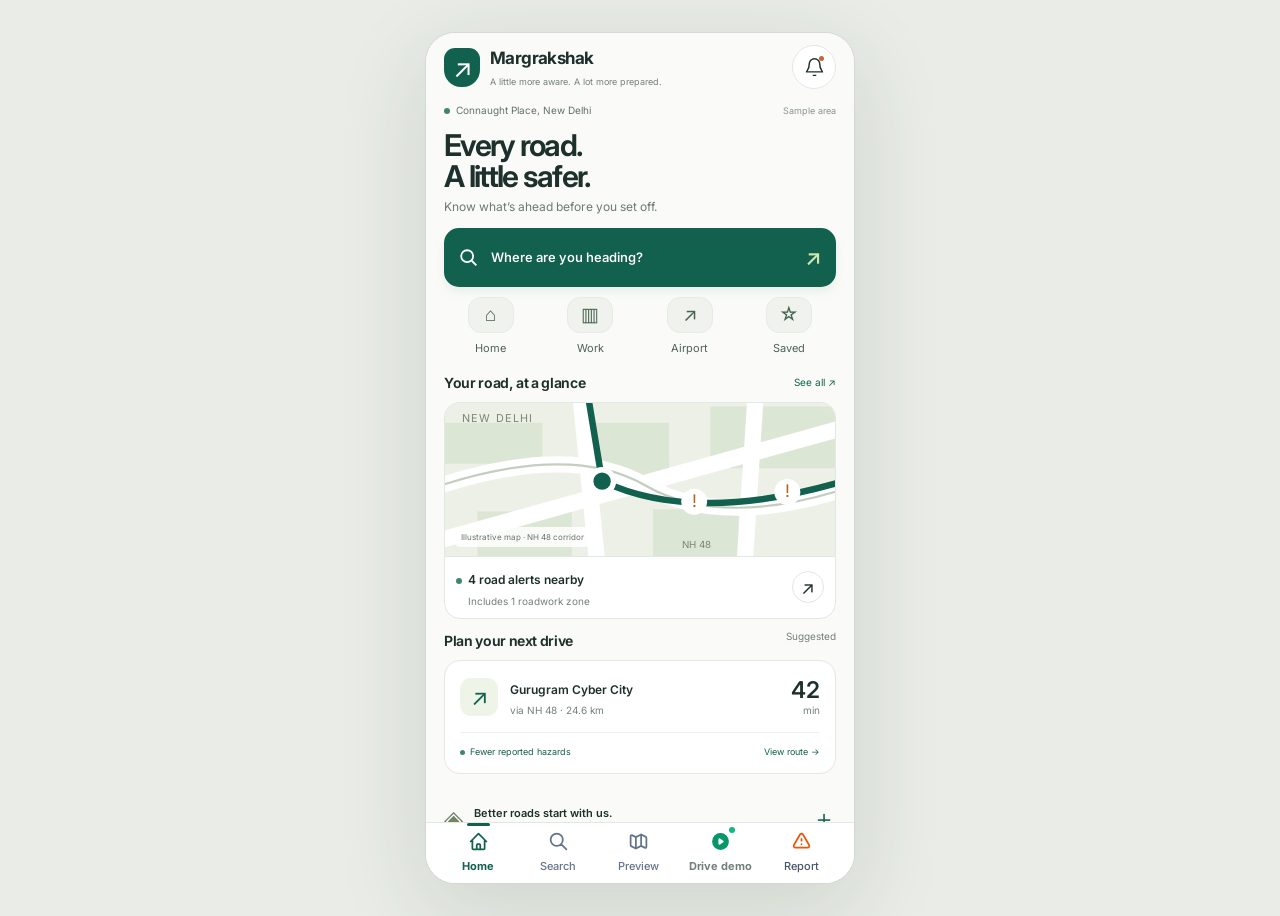
<file: code.html>
<!DOCTYPE html>
<html lang="en">
<head>
  <meta charset="UTF-8">
  <meta name="viewport" content="width=device-width, initial-scale=1.0">
  <title>MARGRAKSHAK — Road Safety Navigation</title>
  <script src="tailwind.js"></script>
  <link rel="preconnect" href="https://fonts.googleapis.com">
  <link rel="preconnect" href="https://fonts.gstatic.com" crossorigin>
  <link href="https://fonts.googleapis.com/css2?family=Inter:wght@400;500;600;700;800&family=JetBrains+Mono:wght@500;700&display=swap" rel="stylesheet">
  <script>
    tailwind.config = {
      theme: {
        extend: {
          fontFamily: {
            sans: ['Inter', 'sans-serif'],
            mono: ['JetBrains Mono', 'monospace'],
          },
          colors: {
            brand: {
              navy: '#12614E',
              teal: '#12614E',
              slate: '#0F172A',
              muted: '#64748B',
              bg: '#F8FAFC',
              border: '#E2E8F0',
            },
            hazard: {
              amber: '#F59E0B',
              orange: '#EA580C',
              red: '#DC2626',
              green: '#16A34A',
            }
          }
        }
      }
    }
  </script>
  <link rel="stylesheet" href="polish.css">
  <style>
    /* Custom clean scrollbars & map elements */
    ::-webkit-scrollbar { width: 4px; height: 4px; }
    ::-webkit-scrollbar-track { background: transparent; }
    ::-webkit-scrollbar-thumb { background: #cbd5e1; border-radius: 4px; }
    .map-grid {
      background-color: #f1f5f9;
      background-image: 
        linear-gradient(to right, rgba(203, 213, 225, 0.4) 1px, transparent 1px),
        linear-gradient(to bottom, rgba(203, 213, 225, 0.4) 1px, transparent 1px);
      background-size: 40px 40px;
    }
    /* Pulse for live vehicle indicator */
    @keyframes subtle-beacon {
      0% { transform: scale(1); opacity: 0.6; }
      50% { transform: scale(1.6); opacity: 0; }
      100% { transform: scale(1); opacity: 0; }
    }
    .beacon-ring {
      animation: subtle-beacon 2s cubic-bezier(0, 0.2, 0.8, 1) infinite;
    }
    /* Hazard proximity alert soft flash */
    @keyframes alert-glow {
      0%, 100% { box-shadow: 0 4px 6px -1px rgba(0,0,0,0.1), 0 2px 4px -2px rgba(0,0,0,0.1); }
      50% { box-shadow: 0 0 0 3px rgba(220, 38, 38, 0.25), 0 10px 15px -3px rgba(0,0,0,0.1); }
    }
    .proximity-urgent {
      animation: alert-glow 1.2s ease-in-out infinite;
    }
    /* Screen transition smoothness */
    .view-screen {
      transition: opacity 0.15s ease-in-out;
    }
  </style>
</head>
<body class="bg-slate-900 text-brand-slate font-sans antialiased min-h-screen flex justify-center items-start sm:p-4 md:p-8 select-none">

  <!-- Mobile Device Frame Container -->
  <div class="w-full max-w-[420px] bg-slate-50 min-h-screen sm:min-h-[880px] sm:max-h-[890px] sm:rounded-[36px] shadow-2xl relative overflow-hidden flex flex-col border border-slate-800">

    <!-- Top Hardware Status Bar -->
    <header class="bg-white/95 backdrop-blur-md px-5 pt-3 pb-2 flex justify-between items-center text-xs font-semibold text-slate-700 z-50 border-b border-slate-100 flex-shrink-0">
      <span class="tracking-tight font-medium" id="status-clock">09:41</span>
      <div class="flex items-center space-x-1.5">
        <span class="px-1.5 py-0.5 text-[10px] font-mono tracking-wider font-bold rounded bg-slate-100 text-slate-600 border border-slate-200">UI DEMO</span>
        <!-- Icons -->
        <svg class="w-3.5 h-3.5 text-slate-700 inline" fill="currentColor" viewBox="0 0 24 24"><path d="M12 3c-4.97 0-9 4.03-9 9 0 2.12.74 4.07 1.97 5.61L4.35 18.25c-.39.39-.39 1.02 0 1.41.39.39 1.02.39 1.41 0l.73-.73C8.03 20.19 9.93 21 12 21c4.97 0 9-4.03 9-9s-4.03-9-9-9zm0 16c-3.87 0-7-3.13-7-7s3.13-7 7-7 7 3.13 7 7-3.13 7-7 7z"/></svg>
        <svg class="w-3.5 h-3.5 text-slate-700 inline" fill="currentColor" viewBox="0 0 24 24"><path d="M12 2C6.48 2 2 6.48 2 12s4.48 10 10 10 10-4.48 10-10S17.52 2 12 2zm-1 14H9v-2h2v2zm0-4H9V7h2v5z"/></svg>
        <div class="w-5 h-2.5 border border-slate-600 rounded-sm p-0.5 flex items-center">
          <div class="h-full bg-slate-700 rounded-2xs w-3.5"></div>
        </div>
      </div>
    </header>

    <!-- App Content Wrapper -->
    <main class="relative flex-1 overflow-hidden flex flex-col bg-brand-bg">

      <!-- ========================================== -->
      <!-- VIEW 1: HOME SCREEN                       -->
      <!-- ========================================== -->
<section id="view-home" class="view-screen flex-1 overflow-y-auto">
<div class="home-top"><div class="brand-lockup"><span class="brand-mark">↗</span><div><strong>Margrakshak</strong><small>A little more aware. A lot more prepared.</small></div></div><button class="icon-button" onclick="toggleNotificationSheet(true)" aria-label="Road notifications"><svg width="21" height="21" viewBox="0 0 24 24" fill="none" stroke="currentColor" stroke-width="1.7"><path d="M18 8a6 6 0 0 0-12 0c0 7-3 7-3 9h18c0-2-3-2-3-9M10 21h4"/></svg><i></i></button></div>
<div class="home-content"><div class="location-line"><span class="location-dot"></span> Connaught Place, New Delhi <span class="demo-tag">Sample area</span></div><h1>Every road.<br>A little safer.</h1><p class="intro">Know what’s ahead before you set off.</p>
<button class="destination-search" onclick="switchView('search')"><svg width="22" height="22" fill="none" stroke="currentColor" stroke-width="2" viewBox="0 0 24 24"><circle cx="10" cy="10" r="6.5"/><path d="m15 15 5 5"/></svg><span>Where are you heading?</span><span class="search-arrow">↗</span></button>
<div class="quick-places"><button onclick="selectQuickDestination('Connaught Place, New Delhi')"><span>⌂</span>Home</button><button onclick="selectQuickDestination('Gurugram Cyber City')"><span>▥</span>Work</button><button onclick="selectQuickDestination('IGI Airport Terminal 3')"><span>↗</span>Airport</button><button onclick="openSavedRoutesModal()"><span>☆</span>Saved</button></div>
<div class="section-title"><h2>Your road, at a glance</h2><button onclick="toggleWhatsAheadSheet(true)">See all ↗</button></div>
<div class="area-map" role="img" aria-label="Illustrative Delhi road map with three sample road alerts"><svg viewBox="0 0 360 155" preserveAspectRatio="xMidYMid slice"><rect width="360" height="155" fill="#edf0e7"/><path d="M0 25h90v38H0zm135 0h72v55h-72zm110-15h115v57H245zM30 107h87v48H30zm162-2h79v50h-79z" fill="#dce6d5"/><path d="M-30 92Q110 40 185 83T390 79M123-20L143 180M288-20L275 180M-10 135L370 29" stroke="#fff" stroke-width="15" fill="none"/><path d="M-30 92Q110 40 185 83T390 79" stroke="#c4cec0" stroke-width="2" fill="none"/><path d="M132 0L145 79Q230 119 365 80" stroke="#12614e" stroke-width="6" fill="none"/><text x="16" y="24" fill="#7b8675" font-size="10" letter-spacing="1">NEW DELHI</text><text x="219" y="141" fill="#7b8675" font-size="9">NH 48</text><circle cx="145" cy="79" r="13" fill="#fff"/><circle cx="145" cy="79" r="8" fill="#12614e"/><circle cx="230" cy="98" r="12" fill="#fff"/><text x="230" y="103" text-anchor="middle" fill="#b36220" font-size="16">!</text><circle cx="316" cy="89" r="12" fill="#fff"/><text x="316" y="94" text-anchor="middle" fill="#b36220" font-size="16">!</text></svg><span class="map-caption">Illustrative map · NH 48 corridor</span></div>
<div class="road-overview"><div><span class="status-dot"></span><strong>4 road alerts nearby</strong><small>Includes 1 roadwork zone</small></div><button class="circle-arrow" onclick="toggleWhatsAheadSheet(true)" aria-label="View nearby road alerts">↗</button></div>
<div class="section-title"><h2>Plan your next drive</h2><span>Suggested</span></div>
<button class="featured-route" onclick="selectDestination('Gurugram Cyber City','24.6 km','42 min',82,4,1)"><div class="route-heading"><span class="route-symbol">↗</span><div><strong>Gurugram Cyber City</strong><small>via NH 48 · 24.6 km</small></div><span class="route-time">42<small>min</small></span></div><div class="route-bottom"><span><i></i>Fewer reported hazards</span><span>View route →</span></div></button>
<div class="safety-note"><span>◈</span><div><strong>Better roads start with us.</strong><p>Spotted a hazard? Report it once safely parked.</p></div><button onclick="openReportHazardModal()" aria-label="Report a road hazard">＋</button></div><p class="demo-note">Interactive prototype · Sample routes and alerts</p></div></section>
      <section id="view-search" class="view-screen hidden flex-1 flex flex-col bg-white overflow-y-auto">
        <!-- Search Header Bar -->
        <div class="p-4 border-b border-brand-border bg-slate-50/80 sticky top-0 z-20">
          <div class="flex items-center space-x-2">
            <button onclick="switchView('home')" class="p-2 rounded-lg text-slate-600 hover:bg-slate-200">
              <svg class="w-5 h-5" fill="none" stroke="currentColor" stroke-width="2.2" viewBox="0 0 24 24"><path stroke-linecap="round" stroke-linejoin="round" d="M15 19l-7-7 7-7"/></svg>
            </button>
            <div class="relative flex-1">
              <input id="destination-input" type="text" value="Gurugram Cyber City" placeholder="Search destination in India..." class="w-full pl-9 pr-8 py-2.5 bg-white border border-slate-300 rounded-lg text-sm font-medium text-slate-800 focus:outline-none focus:border-brand-navy shadow-2xs">
              <svg class="w-4 h-4 text-slate-400 absolute left-3 top-3.5" fill="none" stroke="currentColor" stroke-width="2" viewBox="0 0 24 24"><path stroke-linecap="round" stroke-linejoin="round" d="M21 21l-6-6m2-5a7 7 0 11-14 0 7 7 0 0114 0z"/></svg>
              <button onclick="clearSearchInput()" class="absolute right-2.5 top-3 text-slate-400 hover:text-slate-600">
                <svg class="w-4 h-4" fill="currentColor" viewBox="0 0 20 20"><path fill-rule="evenodd" d="M10 18a8 8 0 100-16 8 8 0 000 16zM8.707 7.293a1 1 0 00-1.414 1.414L8.586 10l-1.293 1.293a1 1 0 101.414 1.414L10 11.414l1.293 1.293a1 1 0 001.414-1.414L11.414 10l1.293-1.293a1 1 0 00-1.414-1.414L10 8.586 8.707 7.293z" clip-rule="evenodd"/></svg>
              </button>
            </div>
          </div>
          
          <div class="flex items-center space-x-2 mt-3 px-1 text-xs text-slate-500">
            <span class="inline-block w-2 h-2 rounded-full bg-teal-600"></span>
            <span>Origin: <strong>Connaught Place, New Delhi</strong></span>
          </div>
        </div>

        <div class="p-4 space-y-4">
          <!-- Recent Searches List -->
          <div>
            <div class="text-[11px] font-bold uppercase tracking-wider text-slate-500 mb-2">Recent Destinations</div>
            <div class="space-y-1.5">
              <div onclick="selectDestination('Gurugram Cyber City', '24.6 km', '42 min', 82, 4, 1)" class="p-3 rounded-lg border border-slate-200 hover:border-brand-navy cursor-pointer flex items-center justify-between bg-slate-50/50 hover:bg-slate-50 transition-all">
                <div class="flex items-center space-x-3">
                  <div class="w-8 h-8 rounded bg-blue-50 text-brand-navy flex items-center justify-center">
                    <svg class="w-4 h-4" fill="none" stroke="currentColor" stroke-width="2" viewBox="0 0 24 24"><path stroke-linecap="round" stroke-linejoin="round" d="M17.657 16.657L13.414 20.9a1.998 1.998 0 01-2.827 0l-4.244-4.243a8 8 0 1111.314 0z"/><path stroke-linecap="round" stroke-linejoin="round" d="M15 11a3 3 0 11-6 0 3 3 0 016 0z"/></svg>
                  </div>
                  <div>
                    <h3 class="text-sm font-bold text-slate-800">Gurugram Cyber City</h3>
                    <p class="text-xs text-slate-500">NH-48 via Shankar Chowk • Haryana</p>
                  </div>
                </div>
                <div class="text-right">
                  <span class="text-xs font-bold text-slate-700 block">24.6 km</span>
                  <span class="text-[11px] text-emerald-700 font-semibold">Score 82</span>
                </div>
              </div>

              <div onclick="selectDestination('Indira Gandhi Int\'l Airport (T3)', '14.8 km', '26 min', 91, 1, 0)" class="p-3 rounded-lg border border-slate-200 hover:border-brand-navy cursor-pointer flex items-center justify-between bg-slate-50/50 hover:bg-slate-50 transition-all">
                <div class="flex items-center space-x-3">
                  <div class="w-8 h-8 rounded bg-blue-50 text-brand-navy flex items-center justify-center">
                    <svg class="w-4 h-4" fill="none" stroke="currentColor" stroke-width="2" viewBox="0 0 24 24"><path stroke-linecap="round" stroke-linejoin="round" d="M12 19l9 2-9-18-9 18 9-2zm0 0v-8"/></svg>
                  </div>
                  <div>
                    <h3 class="text-sm font-bold text-slate-800">IGI Airport Terminal 3</h3>
                    <p class="text-xs text-slate-500">Ullany Bridge Express Route • New Delhi</p>
                  </div>
                </div>
                <div class="text-right">
                  <span class="text-xs font-bold text-slate-700 block">14.8 km</span>
                  <span class="text-[11px] text-emerald-700 font-semibold">Score 91</span>
                </div>
              </div>

              <div onclick="selectDestination('Noida Sector 62', '21.5 km', '38 min', 76, 5, 2)" class="p-3 rounded-lg border border-slate-200 hover:border-brand-navy cursor-pointer flex items-center justify-between bg-slate-50/50 hover:bg-slate-50 transition-all">
                <div class="flex items-center space-x-3">
                  <div class="w-8 h-8 rounded bg-blue-50 text-brand-navy flex items-center justify-center">
                    <svg class="w-4 h-4" fill="none" stroke="currentColor" stroke-width="2" viewBox="0 0 24 24"><path stroke-linecap="round" stroke-linejoin="round" d="M19 21V5a2 2 0 00-2-2H7a2 2 0 00-2 2v16"/></svg>
                  </div>
                  <div>
                    <h3 class="text-sm font-bold text-slate-800">Noida Sector 62</h3>
                    <p class="text-xs text-slate-500">Delhi-Meerut Expy • Uttar Pradesh</p>
                  </div>
                </div>
                <div class="text-right">
                  <span class="text-xs font-bold text-slate-700 block">21.5 km</span>
                  <span class="text-[11px] text-amber-700 font-semibold">Score 76</span>
                </div>
              </div>
            </div>
          </div>

          <!-- Suggested Route Options with Safety Metrics -->
          <div>
            <div class="text-[11px] font-bold uppercase tracking-wider text-slate-500 mb-2">Evaluated Route Options</div>
            
            <div class="border-2 border-brand-navy rounded-xl p-3.5 bg-blue-50/40 relative cursor-pointer" onclick="goToRoutePreview('safe')">
              <span class="absolute -top-2.5 right-3 bg-brand-navy text-white text-[10px] uppercase font-bold tracking-wider px-2 py-0.5 rounded shadow-xs">Recommended: Safest</span>
              <div class="flex justify-between items-start">
                <div>
                  <h4 class="text-sm font-bold text-slate-900">via NH-48 Express Corridor</h4>
                  <p class="text-xs text-slate-600 mt-0.5">Smooth asphalt, monitored speed breakers</p>
                </div>
                <div class="text-right">
                  <span class="text-base font-bold text-brand-navy">42 min</span>
                  <span class="text-xs text-slate-500 block">24.6 km</span>
                </div>
              </div>

              <!-- Indicators pill row -->
              <div class="grid grid-cols-3 gap-2 mt-3 pt-3 border-t border-blue-200/60 text-center">
                <div class="bg-white rounded p-1.5 border border-blue-100">
                  <span class="text-[10px] text-slate-500 block">Safety Score</span>
                  <span class="text-xs font-bold text-emerald-700">82 / 100</span>
                </div>
                <div class="bg-white rounded p-1.5 border border-blue-100">
                  <span class="text-[10px] text-slate-500 block">Hazards</span>
                  <span class="text-xs font-bold text-amber-700">4 Ahead</span>
                </div>
                <div class="bg-white rounded p-1.5 border border-blue-100">
                  <span class="text-[10px] text-slate-500 block">Roadworks</span>
                  <span class="text-xs font-bold text-slate-700">1 Zone</span>
                </div>
              </div>
            </div>

            <!-- Alternative 2: Faster but rougher -->
            <div class="mt-2.5 border border-slate-200 rounded-xl p-3 bg-white hover:border-slate-300 cursor-pointer" onclick="goToRoutePreview('fast')">
              <div class="flex justify-between items-start">
                <div>
                  <h4 class="text-sm font-bold text-slate-800">via Mehrauli-Gurgaon Rd</h4>
                  <p class="text-xs text-slate-500 mt-0.5">3 min faster • High congestion & rough patches</p>
                </div>
                <div class="text-right">
                  <span class="text-base font-bold text-slate-800">39 min</span>
                  <span class="text-xs text-slate-500 block">22.8 km</span>
                </div>
              </div>
              <div class="flex items-center gap-3 mt-2 text-xs">
                <span class="text-amber-800 bg-amber-100 px-2 py-0.5 rounded font-medium">Score: 68/100</span>
                <span class="text-slate-600">8 Hazards (potholes + unmarked breakers)</span>
              </div>
            </div>
          </div>
        </div>
      </section>

      <!-- ========================================== -->
      <!-- VIEW 3: ROUTE PREVIEW SCREEN              -->
      <!-- ========================================== -->
      <section id="view-preview" class="view-screen hidden flex-1 flex flex-col relative overflow-hidden">
        <!-- Interactive Realistic Map Area -->
        <div class="relative flex-1 map-grid overflow-hidden">
          
          <!-- Back button float -->
          <div class="absolute top-4 left-4 z-20">
            <button onclick="switchView('search')" class="bg-white text-slate-700 p-2.5 rounded-xl shadow-md border border-slate-200 flex items-center gap-1.5 text-xs font-bold hover:bg-slate-50">
              <svg class="w-4 h-4" fill="none" stroke="currentColor" stroke-width="2.5" viewBox="0 0 24 24"><path stroke-linecap="round" stroke-linejoin="round" d="M15 19l-7-7 7-7"/></svg>
              <span>Back</span>
            </button>
          </div>

          <!-- Floating Map Mode Controls -->
          <div class="absolute top-4 right-4 z-20 flex flex-col space-y-2">
            <button onclick="toggleMapLayersModal()" title="Map Layers" class="w-9 h-9 bg-white text-slate-700 rounded-lg shadow-md border border-slate-200 flex items-center justify-center hover:bg-slate-50">
              <svg class="w-4 h-4" fill="none" stroke="currentColor" stroke-width="2" viewBox="0 0 24 24"><path stroke-linecap="round" stroke-linejoin="round" d="M19 11H5m14 0a2 2 0 012 2v6a2 2 0 01-2 2H5a2 2 0 01-2-2v-6a2 2 0 012-2m14 0V9a2 2 0 00-2-2M5 11V9a2 2 0 012-2m0 0V5a2 2 0 012-2h6a2 2 0 012 2v2M7 7h10"/></svg>
            </button>
            <button onclick="triggerMapZoom('in')" title="Zoom In" class="w-9 h-9 bg-white text-slate-700 rounded-lg shadow-md border border-slate-200 flex items-center justify-center font-bold text-base hover:bg-slate-50">+</button>
            <button onclick="triggerMapZoom('out')" title="Zoom Out" class="w-9 h-9 bg-white text-slate-700 rounded-lg shadow-md border border-slate-200 flex items-center justify-center font-bold text-base hover:bg-slate-50">−</button>
          </div>

          <!-- Realistic Vector Road Network Overlay (SVG) -->
          <svg class="absolute inset-0 w-full h-full pointer-events-none" viewBox="0 0 400 480">
            <defs>
              <linearGradient id="safeRouteGrad" x1="0%" y1="0%" x2="100%" y2="100%">
                <stop offset="0%" stop-color="#1E3A8A"/>
                <stop offset="100%" stop-color="#0D9488"/>
              </linearGradient>
            </defs>

            <!-- Base Secondary Roads -->
            <path d="M 50 40 Q 90 120 110 240 T 80 440" fill="none" stroke="#cbd5e1" stroke-width="5" stroke-linecap="round"/>
            <path d="M 280 20 Q 320 180 340 320 T 360 460" fill="none" stroke="#cbd5e1" stroke-width="4" stroke-linecap="round"/>
            <path d="M 30 180 Q 200 160 380 190" fill="none" stroke="#cbd5e1" stroke-width="6" stroke-linecap="round"/>
            <path d="M 10 320 Q 180 300 390 350" fill="none" stroke="#cbd5e1" stroke-width="5" stroke-linecap="round"/>

            <!-- Alternative Route Path (Grey-Dashed) -->
            <path id="alt-route-path" d="M 70 80 Q 180 90 240 180 T 310 390" fill="none" stroke="#94a3b8" stroke-width="5" stroke-dasharray="6,4" stroke-linecap="round"/>

            <!-- Main Recommended Safe Route Path (NH-48) -->
            <path id="main-route-path" d="M 70 80 Q 120 140 160 210 T 210 310 T 260 410" fill="none" stroke="#1E3A8A" stroke-width="7" stroke-linecap="round"/>
            <path d="M 70 80 Q 120 140 160 210 T 210 310 T 260 410" fill="none" stroke="#38bdf8" stroke-width="3" stroke-linecap="round"/>
          </svg>

          <!-- Road Name Labels on Map -->
          <div class="absolute top-[88px] left-[100px] text-[10px] font-mono text-slate-500 bg-white/80 px-1 py-0.5 rounded border border-slate-200">Connaught Outer Cir</div>
          <div class="absolute top-[205px] left-[175px] text-[10px] font-bold text-brand-navy bg-white/90 px-1.5 py-0.5 rounded border border-blue-200 shadow-2xs">NH-48 (Safe Corridor)</div>
          <div class="absolute top-[345px] left-[190px] text-[10px] font-mono text-slate-500 bg-white/80 px-1 py-0.5 rounded border border-slate-200">Shankar Chowk Junction</div>

          <!-- Origin Pin (Current Location) -->
          <div class="absolute top-[68px] left-[58px] z-10 flex flex-col items-center">
            <div class="w-6 h-6 rounded-full bg-blue-600 border-2 border-white shadow-md flex items-center justify-center text-white">
              <div class="w-2 h-2 rounded-full bg-white"></div>
            </div>
            <span class="text-[10px] font-bold bg-white text-slate-800 px-1 rounded shadow-xs mt-0.5">Start</span>
          </div>

          <!-- Destination Pin -->
          <div class="absolute top-[398px] left-[248px] z-10 flex flex-col items-center">
            <div class="w-6 h-6 rounded-full bg-teal-600 border-2 border-white shadow-md flex items-center justify-center text-white">
              <svg class="w-3.5 h-3.5" fill="currentColor" viewBox="0 0 20 20"><path fill-rule="evenodd" d="M5.05 4.05a7 7 0 119.9 9.9L10 18.9l-4.95-4.95a7 7 0 010-9.9zM10 11a2 2 0 100-4 2 2 0 000 4z" clip-rule="evenodd"/></svg>
            </div>
            <span class="text-[10px] font-bold bg-white text-slate-800 px-1 rounded shadow-xs mt-0.5">Gurugram</span>
          </div>

          <!-- Map Hazard Markers (Interactive bottom sheet triggers) -->
          <!-- Marker 1: Large Speed Breaker (NH-48) -->
          <div onclick="openHazardBottomSheet('Large Speed Breaker', 'High Risk', '150 m ahead', 'NH-48 Near Mahipalpur Flyover', 'Today (25 min ago)', 142, 'Slow down to 25 km/h')" 
               class="absolute top-[135px] left-[110px] z-10 cursor-pointer transform -translate-x-1/2 -translate-y-1/2 group">
            <div class="w-6 h-6 rounded-full bg-hazard-orange text-white flex items-center justify-center border-2 border-white shadow-md group-hover:scale-110 transition-transform">
              <span class="text-[11px] font-black">⚠</span>
            </div>
            <div class="absolute -bottom-4 left-1/2 transform -translate-x-1/2 whitespace-nowrap bg-slate-900 text-white text-[9px] font-bold px-1 rounded opacity-90">Breaker</div>
          </div>

          <!-- Marker 2: Pothole -->
          <div onclick="openHazardBottomSheet('Deep Pothole', 'Medium Risk', '650 m ahead', 'NH-48 Middle Lane', 'Today', 88, 'Shift to right lane carefully')"
               class="absolute top-[185px] left-[142px] z-10 cursor-pointer transform -translate-x-1/2 -translate-y-1/2 group">
            <div class="w-5 h-5 rounded-full bg-hazard-amber text-white flex items-center justify-center border-2 border-white shadow-md group-hover:scale-110 transition-transform">
              <span class="text-[10px] font-bold">◉</span>
            </div>
          </div>

          <!-- Marker 3: Road Construction -->
          <div onclick="openHazardBottomSheet('Road Construction', 'Medium Risk', '1.2 km ahead', 'NH-48 Left Lane Expansion', 'Yesterday', 214, 'Keep right lane')"
               class="absolute top-[260px] left-[185px] z-10 cursor-pointer transform -translate-x-1/2 -translate-y-1/2 group">
            <div class="w-5 h-5 rounded-full bg-amber-600 text-white flex items-center justify-center border-2 border-white shadow-md group-hover:scale-110 transition-transform">
              <span class="text-[10px] font-bold">▥</span>
            </div>
          </div>

          <!-- Marker 4: Lane Diversion -->
          <div onclick="openHazardBottomSheet('Lane Diversion', 'Notice', '2.1 km ahead', 'Near IFFCO Chowk', 'Today', 76, 'Follow temporary cones')"
               class="absolute top-[320px] left-[215px] z-10 cursor-pointer transform -translate-x-1/2 -translate-y-1/2 group">
            <div class="w-5 h-5 rounded-full bg-blue-600 text-white flex items-center justify-center border-2 border-white shadow-md group-hover:scale-110 transition-transform">
              <span class="text-[10px] font-bold">↪</span>
            </div>
          </div>
        </div>

        <!-- Bottom Route Information Panel (Screen 3 Spec) -->
        <div class="bg-white rounded-t-2xl border-t border-slate-200 shadow-xl p-4 z-30 space-y-3">
          <div class="flex items-center justify-between">
            <div class="flex items-center space-x-2">
              <span class="px-2 py-0.5 rounded bg-emerald-100 text-emerald-800 text-[11px] font-bold uppercase tracking-wider">Safe Route Active</span>
              <span class="text-xs text-slate-500 font-medium">via NH-48</span>
            </div>
            <div class="text-right">
              <span class="text-xs text-slate-500">Road Safety Score</span>
              <span class="text-xs font-bold font-mono text-emerald-700 bg-emerald-50 px-1.5 py-0.5 rounded border border-emerald-200 ml-1">82 / 100</span>
            </div>
          </div>

          <div class="flex items-baseline justify-between py-1 border-b border-slate-100">
            <div class="flex items-baseline space-x-2">
              <span class="text-2xl font-bold font-mono text-slate-900">42</span>
              <span class="text-xs font-semibold text-slate-500">min</span>
              <span class="text-slate-300">•</span>
              <span class="text-sm font-semibold text-slate-700">24.6 km</span>
              <span class="text-slate-300">•</span>
              <span class="text-xs text-emerald-600 font-medium">Smooth traffic</span>
            </div>
            <button onclick="toggleRouteHazardsBreakdown()" class="text-xs text-brand-navy font-semibold hover:underline">
              View Route Details
            </button>
          </div>

          <!-- Hazards along this route badge list -->
          <div class="bg-slate-50 rounded-lg p-2.5 border border-slate-100">
            <div class="text-[11px] font-bold uppercase tracking-wider text-slate-600 mb-1.5">Verified Along This Route:</div>
            <div class="flex flex-wrap gap-1.5 text-xs">
              <span class="px-2 py-0.5 rounded bg-orange-100 text-orange-900 border border-orange-200 text-[11px] font-medium flex items-center gap-1">
                <span>⚠</span> 2 Speed Breakers
              </span>
              <span class="px-2 py-0.5 rounded bg-amber-100 text-amber-900 border border-amber-200 text-[11px] font-medium flex items-center gap-1">
                <span>◉</span> 1 Pothole
              </span>
              <span class="px-2 py-0.5 rounded bg-yellow-100 text-yellow-900 border border-yellow-200 text-[11px] font-medium flex items-center gap-1">
                <span>▥</span> 1 Construction
              </span>
              <span class="px-2 py-0.5 rounded bg-blue-100 text-blue-900 border border-blue-200 text-[11px] font-medium flex items-center gap-1">
                <span>↪</span> 1 Diversion
              </span>
            </div>
          </div>

          <!-- Action buttons -->
          <div class="grid grid-cols-2 gap-2 pt-1">
            <button onclick="switchView('search')" class="py-3 px-3 bg-slate-100 hover:bg-slate-200 text-slate-700 rounded-xl font-semibold text-xs transition-all">
              Change Route
            </button>
            <button onclick="launchActiveNavigation()" class="py-3 px-3 bg-brand-navy hover:bg-blue-900 text-white rounded-xl font-bold text-xs flex items-center justify-center space-x-1.5 shadow-md active:scale-98 transition-all">
              <svg class="w-4 h-4 text-teal-400" fill="currentColor" viewBox="0 0 20 20"><path fill-rule="evenodd" d="M10 18a8 8 0 100-16 8 8 0 000 16zM9.555 7.168A1 1 0 008 8v4a1 1 0 001.555.832l3-2a1 1 0 000-1.664l-3-2z" clip-rule="evenodd"/></svg>
              <span>Start Safe Navigation</span>
            </button>
          </div>
        </div>
      </section>

      <!-- ========================================== -->
      <!-- VIEW 4: ACTIVE NAVIGATION (THE CORE SCREEN)-->
      <!-- ========================================== -->
      <section id="view-active-nav" class="view-screen hidden flex-1 flex flex-col relative overflow-hidden bg-slate-100">
        
        <!-- ========================================== -->
        <!-- TOP: NEXT HAZARD HUD CARD (1-SECOND READ)  -->
        <!-- ========================================== -->
        <div class="absolute top-2 inset-x-3 z-40">
          
          <!-- Next Hazard Card Container -->
          <div id="hud-hazard-card" class="bg-white rounded-xl border border-slate-200 shadow-xl overflow-hidden transition-all duration-300">
            
            <!-- Alert Header Banner -->
            <div id="hud-banner" class="bg-hazard-orange text-white px-3 py-1 flex items-center justify-between text-xs font-bold tracking-wider">
              <div class="flex items-center space-x-1.5">
                <span id="hud-icon" class="text-sm">⚠</span>
                <span id="hud-badge-title">NEXT HAZARD</span>
              </div>
              <span id="hud-urgency-badge" class="bg-black/20 text-[10px] uppercase font-mono px-1.5 py-0.5 rounded">High Severity</span>
            </div>

            <!-- Card Content Body -->
            <div class="p-3">
              <div class="flex items-center justify-between">
                
                <div class="space-y-0.5">
                  <h2 id="hud-hazard-name" class="text-base font-extrabold text-slate-900 tracking-tight">Large Speed Breaker</h2>
                  <div class="flex items-center space-x-2">
                    <span id="hud-action" class="text-xs font-bold text-hazard-orange uppercase tracking-wide bg-orange-50 px-1.5 py-0.5 rounded border border-orange-200">
                      Slow down
                    </span>
                    <span class="text-xs text-slate-500 font-medium">NH-48 • Lane 2</span>
                  </div>
                </div>

                <!-- Distance Meter with Prominent Typography -->
                <div class="text-right pl-3 border-l border-slate-200">
                  <div id="hud-distance-val" class="text-2xl font-black font-mono tracking-tight text-slate-900">150</div>
                  <div id="hud-distance-unit" class="text-[11px] font-bold text-slate-500 uppercase">m ahead</div>
                </div>

              </div>

              <!-- Quick Next Hazard Teaser bar -->
              <div id="hud-following-teaser" class="mt-2.5 pt-2 border-t border-slate-100 flex items-center justify-between text-[11px] text-slate-500">
                <span class="flex items-center gap-1 text-slate-700">
                  <span class="text-slate-400">Then:</span>
                  <span class="font-semibold" id="hud-following-text">◉ Pothole (650 m ahead)</span>
                </span>
                <button onclick="toggleWhatsAheadSheet(true)" class="text-brand-navy font-semibold text-[11px] hover:underline">
                  What's Ahead (4)
                </button>
              </div>
            </div>
          </div>

          <!-- Hazard Passed Toast Notification (Transitions dynamically) -->
          <div id="hud-passed-toast" class="hidden mt-2 bg-emerald-600 text-white rounded-lg px-3 py-2 shadow-lg flex items-center justify-between text-xs font-semibold">
            <div class="flex items-center space-x-2">
              <span class="w-5 h-5 rounded-full bg-white/20 flex items-center justify-center font-bold">✓</span>
              <span>Hazard passed: <strong id="hud-passed-name">Large Speed Breaker</strong></span>
            </div>
            <span class="text-[10px] font-mono text-emerald-100">Confirmed</span>
          </div>

          <!-- Voice Navigation Alert Bubble (Spec requirement) -->
          <div id="voice-alert-bubble" class="mt-1.5 bg-slate-900/90 backdrop-blur-md text-white px-3 py-1.5 rounded-lg shadow-md flex items-center justify-between text-[11px]">
            <div class="flex items-center space-x-2">
              <span class="text-teal-400">♪</span>
              <span id="voice-alert-text" class="font-medium text-slate-200">“Large speed breaker ahead in 150 meters. Slow down.”</span>
            </div>
            <button onclick="dismissVoiceAlert()" class="text-slate-400 hover:text-white text-xs">✕</button>
          </div>
        </div>

        <!-- ========================================== -->
        <!-- ACTIVE NAVIGATION MAP CANVAS               -->
        <!-- ========================================== -->
        <div class="relative flex-1 map-grid overflow-hidden">
          
          <!-- Realistic Moving Map SVG Track -->
          <svg class="absolute inset-0 w-full h-full" viewBox="0 0 400 600">
            <!-- Road surface with road borders -->
            <path d="M 200 -50 L 200 650" fill="none" stroke="#cbd5e1" stroke-width="44"/>
            <path d="M 200 -50 L 200 650" fill="none" stroke="#f8fafc" stroke-width="36"/>
            <!-- Lane dividers -->
            <path d="M 200 -50 L 200 650" fill="none" stroke="#94a3b8" stroke-width="2" stroke-dasharray="16,16"/>
            
            <!-- Active Route Guidance Line -->
            <path id="active-route-line" d="M 200 120 L 200 520" fill="none" stroke="#1E3A8A" stroke-width="8" stroke-linecap="round"/>
            <path d="M 200 120 L 200 520" fill="none" stroke="#38bdf8" stroke-width="4" stroke-linecap="round"/>

            <!-- Hazard Marker 1 on Active Road (Interactive) -->
            <g id="active-marker-1" transform="translate(200, 310)" class="cursor-pointer" onclick="openHazardBottomSheet('Large Speed Breaker', 'High Risk', '150 m ahead', 'NH-48', 'Today', 142, 'Slow down')">
              <circle r="14" fill="#EA580C" stroke="#ffffff" stroke-width="3"/>
              <text y="4" text-anchor="middle" fill="#ffffff" font-size="12" font-weight="bold">⚠</text>
            </g>

            <!-- Hazard Marker 2 on Road (Further ahead) -->
            <g id="active-marker-2" transform="translate(190, 160)" class="cursor-pointer" onclick="openHazardBottomSheet('Pothole', 'Medium Risk', '650 m ahead', 'NH-48', 'Today', 88, 'Drive carefully')">
              <circle r="12" fill="#F59E0B" stroke="#ffffff" stroke-width="2.5"/>
              <text y="4" text-anchor="middle" fill="#ffffff" font-size="10" font-weight="bold">◉</text>
            </g>
          </svg>

          <!-- Current Vehicle Arrow (Navigation Indicator with pulse) -->
          <div id="vehicle-arrow-container" class="absolute top-[430px] left-[200px] transform -translate-x-1/2 -translate-y-1/2 z-20 transition-all duration-700">
            <!-- Beacon circle -->
            <div class="absolute -inset-3 rounded-full bg-blue-500/20 beacon-ring pointer-events-none"></div>
            <!-- Car Pointer -->
            <div class="w-8 h-8 rounded-full bg-brand-navy border-2 border-white shadow-lg flex items-center justify-center text-white">
              <svg class="w-4 h-4 text-teal-300 transform -rotate-45" fill="currentColor" viewBox="0 0 20 20">
                <path d="M10.894 2.553a1 1 0 00-1.788 0l-7 14a1 1 0 001.169 1.409l5-1.429A1 1 0 009 15.571V11a1 1 0 112 0v4.571a1 1 0 00.725.962l5 1.428a1 1 0 001.17-1.408l-7-14z"/>
              </svg>
            </div>
          </div>

          <!-- Speed Limit & Current Speed Widget (Left Floating) -->
          <div class="absolute left-3 bottom-28 z-30 flex flex-col space-y-2">
            <!-- Current Speed Box -->
            <div id="speed-meter-box" class="bg-white/95 backdrop-blur-md rounded-xl p-2.5 shadow-md border border-slate-200 text-center min-w-[70px]">
              <div class="text-[9px] font-bold text-slate-500 uppercase tracking-wider">Speed</div>
              <div id="current-speed-val" class="text-xl font-black font-mono text-slate-900 leading-none my-0.5">62</div>
              <div class="text-[9px] font-mono text-slate-500">km/h</div>
              <div id="speed-status-badge" class="mt-1 text-[8px] font-bold px-1 py-0.5 rounded bg-emerald-100 text-emerald-800">
                Normal
              </div>
            </div>

            <!-- Speed Limit Sign (Standard Indian Circular Sign) -->
            <div class="w-11 h-11 rounded-full bg-white border-[3px] border-red-600 shadow-md flex flex-col items-center justify-center self-center">
              <span class="text-[8px] font-bold text-slate-500 leading-tight">LIMIT</span>
              <span class="text-xs font-black font-mono text-slate-900 leading-none">60</span>
            </div>
          </div>

          <!-- Right Floating Controls (Location recenter, mute, layer, report) -->
          <div class="absolute right-3 bottom-28 z-30 flex flex-col space-y-2">
            <button onclick="recenterVehicle()" title="Recenter Location" class="w-10 h-10 bg-white text-slate-700 rounded-xl shadow-md border border-slate-200 flex items-center justify-center hover:bg-slate-50">
              <svg class="w-5 h-5 text-brand-navy" fill="none" stroke="currentColor" stroke-width="2.2" viewBox="0 0 24 24"><polygon points="3 11 22 2 13 21 11 13 3 11"/></svg>
            </button>
            <button onclick="toggleAudioMute()" id="mute-nav-btn" title="Mute/Unmute Voice" class="w-10 h-10 bg-white text-slate-700 rounded-xl shadow-md border border-slate-200 flex items-center justify-center hover:bg-slate-50">
              <span id="mute-icon" class="text-sm">♪</span>
            </button>
            <button onclick="openReportHazardModal()" title="Report Road Hazard" class="w-10 h-10 bg-hazard-orange text-white rounded-xl shadow-md border border-orange-600 flex items-center justify-center hover:bg-orange-600">
              <span class="text-base font-bold">+</span>
            </button>
          </div>

          <!-- Simulation Interactive Steps Control Floating Bar -->
          <div class="absolute bottom-2 inset-x-3 z-30 bg-slate-900/90 backdrop-blur-md rounded-xl p-2 text-white border border-slate-700 flex items-center justify-between shadow-lg">
            <div class="text-[10px] flex items-center gap-1.5">
              <span class="w-2 h-2 rounded-full bg-teal-400 animate-ping"></span>
              <span class="font-mono text-slate-300">DEMO SIMULATOR:</span>
            </div>
            
            <div class="flex items-center space-x-1">
              <button onclick="setSimState(0)" id="sim-btn-0" class="px-2 py-1 rounded text-[10px] font-bold bg-teal-600 text-white">150m</button>
              <button onclick="setSimState(1)" id="sim-btn-1" class="px-2 py-1 rounded text-[10px] font-bold bg-slate-800 text-slate-300 hover:bg-slate-700">100m</button>
              <button onclick="setSimState(2)" id="sim-btn-2" class="px-2 py-1 rounded text-[10px] font-bold bg-slate-800 text-slate-300 hover:bg-slate-700">50m</button>
              <button onclick="setSimState(3)" id="sim-btn-3" class="px-2 py-1 rounded text-[10px] font-bold bg-slate-800 text-slate-300 hover:bg-slate-700">20m</button>
              <button onclick="triggerPassedAndNext()" id="sim-btn-4" class="px-2 py-1 rounded text-[10px] font-bold bg-slate-800 text-emerald-400 hover:bg-slate-700">PASS</button>
            </div>
          </div>
        </div>

        <!-- ========================================== -->
        <!-- BOTTOM: NAVIGATION METRICS PANEL           -->
        <!-- ========================================== -->
        <div class="bg-white border-t border-slate-200 px-4 py-3 z-40 shadow-xl space-y-2.5">
          
          <div class="flex items-center justify-between">
            <div>
              <div class="flex items-baseline space-x-1.5">
                <span id="nav-eta-min" class="text-xl font-black font-mono text-slate-900">18</span>
                <span class="text-xs font-semibold text-slate-500">min</span>
                <span class="text-slate-300 mx-1">•</span>
                <span id="nav-eta-clock" class="text-xs font-bold text-slate-700">10:42 AM</span>
              </div>
              <div class="text-[11px] text-slate-500 mt-0.5">
                <span id="nav-dist-rem" class="font-medium text-slate-700">12.4 km remaining</span>
              </div>
            </div>

            <!-- Road & Traffic Info -->
            <div class="text-right">
              <div class="text-xs font-bold text-brand-navy flex items-center justify-end gap-1">
                <span>NH-48</span>
                <span class="w-1.5 h-1.5 rounded-full bg-emerald-500"></span>
              </div>
              <div class="text-[11px] text-slate-500 mt-0.5">
                Traffic: <span class="text-slate-700 font-medium">Moderate</span> • Safety: <span class="text-emerald-700 font-bold">Good</span>
              </div>
            </div>

            <!-- Stop Navigation Button -->
            <button onclick="endTripAndShowSummary()" class="p-2.5 bg-rose-50 hover:bg-rose-100 text-rose-700 border border-rose-200 rounded-xl text-xs font-bold transition-all">
              End Trip
            </button>
          </div>

          <!-- Expandable What's Ahead Trigger Button -->
          <button onclick="toggleWhatsAheadSheet(true)" class="w-full py-1.5 bg-slate-50 hover:bg-slate-100 border border-slate-200 rounded-lg text-slate-700 text-xs font-semibold flex items-center justify-center space-x-1 transition-all">
            <span>View All Upcoming Road Hazards</span>
            <svg class="w-3.5 h-3.5" fill="none" stroke="currentColor" stroke-width="2" viewBox="0 0 24 24"><path stroke-linecap="round" stroke-linejoin="round" d="M19 9l-7 7-7-7"/></svg>
          </button>
        </div>
      </section>

      <!-- ========================================== -->
      <!-- VIEW 5: TRIP SUMMARY SCREEN                -->
      <!-- ========================================== -->
      <section id="view-summary" class="view-screen hidden flex-1 flex flex-col bg-white overflow-y-auto">
        <div class="bg-brand-navy text-white p-5 text-center">
          <div class="w-12 h-12 rounded-full bg-teal-500 text-white flex items-center justify-center mx-auto mb-2 shadow-inner">
            <svg class="w-6 h-6" fill="none" stroke="currentColor" stroke-width="2.5" viewBox="0 0 24 24"><path stroke-linecap="round" stroke-linejoin="round" d="M5 13l4 4L19 7"/></svg>
          </div>
          <h2 class="text-xl font-bold tracking-tight">Demo trip completed</h2>
          <p class="text-xs text-blue-200 mt-0.5">Delhi (Connaught Place) → Gurugram Cyber City</p>
        </div>

        <div class="p-4 space-y-4">
          <!-- Summary Metrics Cards -->
          <div class="grid grid-cols-2 gap-2.5">
            <div class="bg-slate-50 p-3 rounded-xl border border-slate-200">
              <span class="text-[11px] text-slate-500 block uppercase font-medium">Distance Traveled</span>
              <span class="text-xl font-bold font-mono text-slate-900">24.6 km</span>
            </div>
            <div class="bg-slate-50 p-3 rounded-xl border border-slate-200">
              <span class="text-[11px] text-slate-500 block uppercase font-medium">Total Duration</span>
              <span class="text-xl font-bold font-mono text-slate-900">42 min</span>
            </div>
          </div>

          <!-- Road Safety Score Result -->
          <div class="bg-white rounded-xl p-4 border border-brand-border shadow-2xs space-y-2">
            <div class="flex items-center justify-between">
              <span class="text-xs font-bold text-slate-700 uppercase">Route Safety Score</span>
              <span class="text-xs font-bold px-2 py-0.5 rounded bg-emerald-100 text-emerald-800">Safe Driving</span>
            </div>
            <div class="flex items-baseline space-x-2">
              <span class="text-3xl font-extrabold font-mono text-slate-900">82</span>
              <span class="text-sm font-semibold text-slate-500">/ 100</span>
            </div>
            <p class="text-xs text-slate-600">Sample trip summary. This prototype does not measure driving behavior.</p>
          </div>

          <!-- Breakdown Statistics -->
          <div class="border border-slate-200 rounded-xl p-3.5 space-y-2 text-xs">
            <div class="font-bold text-slate-800 uppercase tracking-wide text-[11px]">Drive Incident Summary</div>
            <div class="flex justify-between py-1 border-b border-slate-100">
              <span class="text-slate-600">Hazards Encountered</span>
              <span class="font-bold font-mono text-slate-800">3 verified</span>
            </div>
            <div class="flex justify-between py-1 border-b border-slate-100">
              <span class="text-slate-600">Timely Warnings Provided</span>
              <span class="font-bold font-mono text-emerald-700">5 alerts</span>
            </div>
            <div class="flex justify-between py-1">
              <span class="text-slate-600">Roadwork Zones Handled</span>
              <span class="font-bold font-mono text-slate-800">1 zone</span>
            </div>
          </div>

          <!-- CTAs -->
          <div class="space-y-2 pt-2">
            <button onclick="openReportHazardModal()" class="w-full py-3 bg-white border border-slate-300 hover:bg-slate-50 text-slate-800 rounded-xl font-bold text-xs flex items-center justify-center space-x-1.5 transition-all">
              <span>Report a New Road Hazard</span>
            </button>
            <button onclick="switchView('home')" class="w-full py-3.5 bg-brand-navy hover:bg-blue-900 text-white rounded-xl font-bold text-xs shadow-md transition-all">
              Return to Home
            </button>
          </div>
        </div>
      </section>

      <!-- ========================================== -->
      <!-- BOTTOM SHEET 1: HAZARD DETAIL SHEET        -->
      <!-- ========================================== -->
      <div id="modal-hazard-detail" class="hidden absolute inset-0 z-50 bg-black/40 backdrop-blur-xs flex flex-col justify-end">
        <div class="bg-white rounded-t-2xl p-4 space-y-3.5 border-t border-slate-200 shadow-2xl animate-fade-in-up max-h-[85%] overflow-y-auto">
          <div class="w-10 h-1 bg-slate-300 rounded-full mx-auto"></div>
          
          <div class="flex justify-between items-start">
            <div>
              <div class="flex items-center space-x-2">
                <span id="sheet-severity-pill" class="px-2 py-0.5 rounded text-[10px] font-bold uppercase bg-orange-100 text-orange-900">High Risk</span>
                <span class="text-xs text-slate-500 font-mono" id="sheet-distance">150 m ahead</span>
              </div>
              <h3 id="sheet-hazard-name" class="text-base font-extrabold text-slate-900 mt-1">Large Speed Breaker</h3>
            </div>
            <button onclick="closeHazardBottomSheet()" class="p-1 rounded-full text-slate-400 hover:text-slate-600">
              <svg class="w-5 h-5" fill="none" stroke="currentColor" stroke-width="2" viewBox="0 0 24 24"><path stroke-linecap="round" stroke-linejoin="round" d="M6 18L18 6M6 6l12 12"/></svg>
            </button>
          </div>

          <div class="bg-slate-50 rounded-xl p-3 border border-slate-200 space-y-2 text-xs">
            <div class="flex justify-between">
              <span class="text-slate-500">Road</span>
              <span id="sheet-road-name" class="font-bold text-slate-800">NH-48</span>
            </div>
            <div class="flex justify-between">
              <span class="text-slate-500">Specific Location</span>
              <span id="sheet-loc-desc" class="font-medium text-slate-800">Near Mahipalpur Flyover</span>
            </div>
            <div class="flex justify-between">
              <span class="text-slate-500">Reported</span>
              <span id="sheet-reported-time" class="font-medium text-slate-800">Today (25 min ago)</span>
            </div>
            <div class="flex justify-between">
              <span class="text-slate-500">Community Confirmations</span>
              <span id="sheet-confirm-count" class="font-mono font-bold text-emerald-700">142 drivers</span>
            </div>
            <div class="flex justify-between">
              <span class="text-slate-500">Verification Status</span>
              <span class="font-bold text-blue-700">Sample community report</span>
            </div>
          </div>

          <div class="p-2.5 rounded-lg bg-orange-50 border border-orange-200 text-xs text-orange-900 font-medium flex items-center gap-2">
            <span>🛡</span>
            <span>Recommended Action: <strong id="sheet-recommended-action">Slow down to 25 km/h</strong></span>
          </div>

          <div class="grid grid-cols-2 gap-2 pt-1">
            <button onclick="reportHazardFeedback('Incorrect')" class="py-2.5 px-3 bg-slate-100 hover:bg-slate-200 text-slate-700 rounded-lg text-xs font-semibold">
              Report Incorrect
            </button>
            <button onclick="reportHazardFeedback('Repaired')" class="py-2.5 px-3 bg-emerald-50 hover:bg-emerald-100 text-emerald-800 border border-emerald-200 rounded-lg text-xs font-semibold">
              Mark Repaired
            </button>
          </div>
        </div>
      </div>

      <!-- ========================================== -->
      <!-- BOTTOM SHEET 2: WHAT'S AHEAD TIMELINE      -->
      <!-- ========================================== -->
      <div id="modal-whats-ahead" class="hidden absolute inset-0 z-50 bg-black/40 backdrop-blur-xs flex flex-col justify-end">
        <div class="bg-white rounded-t-2xl p-4 space-y-3 border-t border-slate-200 shadow-2xl max-h-[80%] flex flex-col">
          <div class="w-10 h-1 bg-slate-300 rounded-full mx-auto flex-shrink-0"></div>
          
          <div class="flex justify-between items-center flex-shrink-0">
            <div>
              <h3 class="text-sm font-bold text-slate-900 uppercase tracking-wide">Route Hazard Timeline</h3>
              <p class="text-[11px] text-slate-500">Next 12 km on NH-48 Corridor</p>
            </div>
            <button onclick="toggleWhatsAheadSheet(false)" class="p-1 rounded-full text-slate-400 hover:text-slate-600">
              <svg class="w-5 h-5" fill="none" stroke="currentColor" stroke-width="2" viewBox="0 0 24 24"><path stroke-linecap="round" stroke-linejoin="round" d="M6 18L18 6M6 6l12 12"/></svg>
            </button>
          </div>

          <!-- Timeline items list -->
          <div class="overflow-y-auto space-y-2 py-1 pr-1 text-xs">
            <!-- Current position -->
            <div class="flex items-start space-x-3 p-2 bg-blue-50/70 rounded-lg border border-blue-100">
              <div class="w-6 h-6 rounded-full bg-brand-navy text-white flex items-center justify-center font-bold text-[10px] mt-0.5">NOW</div>
              <div class="flex-1">
                <span class="font-bold text-slate-900 block">Current Location</span>
                <span class="text-[11px] text-slate-600">Speed: 62 km/h • Road: NH-48</span>
              </div>
            </div>

            <!-- Hazard 1 -->
            <div class="flex items-start space-x-3 p-2 rounded-lg border border-slate-200 hover:bg-slate-50">
              <div class="w-6 h-6 rounded-full bg-orange-100 text-orange-700 flex items-center justify-center font-bold text-xs mt-0.5">⚠</div>
              <div class="flex-1">
                <div class="flex justify-between items-center">
                  <span class="font-bold text-slate-900">Large Speed Breaker</span>
                  <span class="font-mono font-bold text-orange-700">150 m</span>
                </div>
                <p class="text-[11px] text-slate-500">Slow down • Near Mahipalpur</p>
              </div>
            </div>

            <!-- Hazard 2 -->
            <div class="flex items-start space-x-3 p-2 rounded-lg border border-slate-200 hover:bg-slate-50">
              <div class="w-6 h-6 rounded-full bg-amber-100 text-amber-700 flex items-center justify-center font-bold text-xs mt-0.5">◉</div>
              <div class="flex-1">
                <div class="flex justify-between items-center">
                  <span class="font-bold text-slate-900">Deep Pothole</span>
                  <span class="font-mono font-bold text-amber-700">650 m</span>
                </div>
                <p class="text-[11px] text-slate-500">Drive carefully • Middle lane</p>
              </div>
            </div>

            <!-- Hazard 3 -->
            <div class="flex items-start space-x-3 p-2 rounded-lg border border-slate-200 hover:bg-slate-50">
              <div class="w-6 h-6 rounded-full bg-yellow-100 text-yellow-800 flex items-center justify-center font-bold text-xs mt-0.5">▥</div>
              <div class="flex-1">
                <div class="flex justify-between items-center">
                  <span class="font-bold text-slate-900">Construction Zone</span>
                  <span class="font-mono font-bold text-slate-700">1.2 km</span>
                </div>
                <p class="text-[11px] text-slate-500">Keep right • Lane narrowing</p>
              </div>
            </div>

            <!-- Hazard 4 -->
            <div class="flex items-start space-x-3 p-2 rounded-lg border border-slate-200 hover:bg-slate-50">
              <div class="w-6 h-6 rounded-full bg-blue-100 text-blue-700 flex items-center justify-center font-bold text-xs mt-0.5">↪</div>
              <div class="flex-1">
                <div class="flex justify-between items-center">
                  <span class="font-bold text-slate-900">Lane Diversion</span>
                  <span class="font-mono font-bold text-slate-700">2.1 km</span>
                </div>
                <p class="text-[11px] text-slate-500">Follow signs • Underpass works</p>
              </div>
            </div>

            <!-- Hazard 5 -->
            <div class="flex items-start space-x-3 p-2 rounded-lg border border-slate-200 hover:bg-slate-50">
              <div class="w-6 h-6 rounded-full bg-slate-100 text-slate-700 flex items-center justify-center font-bold text-xs mt-0.5">⚠</div>
              <div class="flex-1">
                <div class="flex justify-between items-center">
                  <span class="font-bold text-slate-900">Sharp Turn & Descent</span>
                  <span class="font-mono font-bold text-slate-700">3.4 km</span>
                </div>
                <p class="text-[11px] text-slate-500">Reduce speed to 40 km/h</p>
              </div>
            </div>
          </div>

          <button onclick="toggleWhatsAheadSheet(false)" class="w-full py-2.5 bg-slate-100 hover:bg-slate-200 font-semibold text-slate-800 text-xs rounded-xl flex-shrink-0">
            Close Timeline
          </button>
        </div>
      </div>

      <!-- ========================================== -->
      <!-- MODAL: REPORT A ROAD HAZARD (FLOW)         -->
      <!-- ========================================== -->
      <div id="modal-report-hazard" class="hidden absolute inset-0 z-50 bg-black/50 backdrop-blur-xs flex flex-col justify-end">
        <div class="bg-white rounded-t-2xl p-4 space-y-3.5 border-t border-slate-200 shadow-2xl max-h-[90%] overflow-y-auto">
          <div class="w-10 h-1 bg-slate-300 rounded-full mx-auto"></div>
          
          <div class="flex justify-between items-center">
            <div>
              <h3 class="text-sm font-bold text-slate-900 uppercase tracking-wide">Report Road Hazard</h3>
              <p class="text-[11px] text-slate-500">Crowdsource real-time alerts to keep drivers safe</p>
            </div>
            <button onclick="closeReportHazardModal()" class="p-1 text-slate-400 hover:text-slate-600">✕</button>
          </div>

          <!-- Hazard Type Selector Grid -->
          <div>
            <label class="text-[11px] font-bold text-slate-700 uppercase block mb-1.5">Hazard Type</label>
            <div class="grid grid-cols-4 gap-1.5 text-center text-xs">
              <button onclick="selectReportType(this, 'Speed Breaker')" class="report-type-btn p-2 rounded-lg border-2 border-brand-navy bg-blue-50/50 font-bold text-slate-800">
                <span class="block text-base">⚠</span>
                <span class="text-[10px]">Breaker</span>
              </button>
              <button onclick="selectReportType(this, 'Pothole')" class="report-type-btn p-2 rounded-lg border border-slate-200 bg-white font-medium text-slate-700">
                <span class="block text-base">◉</span>
                <span class="text-[10px]">Pothole</span>
              </button>
              <button onclick="selectReportType(this, 'Road Damage')" class="report-type-btn p-2 rounded-lg border border-slate-200 bg-white font-medium text-slate-700">
                <span class="block text-base">◇</span>
                <span class="text-[10px]">Damage</span>
              </button>
              <button onclick="selectReportType(this, 'Construction')" class="report-type-btn p-2 rounded-lg border border-slate-200 bg-white font-medium text-slate-700">
                <span class="block text-base">▥</span>
                <span class="text-[10px]">Roadwork</span>
              </button>
              <button onclick="selectReportType(this, 'Waterlogging')" class="report-type-btn p-2 rounded-lg border border-slate-200 bg-white font-medium text-slate-700">
                <span class="block text-base">≈</span>
                <span class="text-[10px]">Waterlog</span>
              </button>
              <button onclick="selectReportType(this, 'Road Closure')" class="report-type-btn p-2 rounded-lg border border-slate-200 bg-white font-medium text-slate-700">
                <span class="block text-base">⊖</span>
                <span class="text-[10px]">Closure</span>
              </button>
              <button onclick="selectReportType(this, 'Accident')" class="report-type-btn p-2 rounded-lg border border-slate-200 bg-white font-medium text-slate-700">
                <span class="block text-base">!</span>
                <span class="text-[10px]">Accident</span>
              </button>
              <button onclick="selectReportType(this, 'Other Hazard')" class="report-type-btn p-2 rounded-lg border border-slate-200 bg-white font-medium text-slate-700">
                <span class="block text-base">?</span>
                <span class="text-[10px]">Other</span>
              </button>
            </div>
          </div>

          <!-- Location Auto-detection readout -->
          <div class="p-2.5 rounded-lg bg-slate-50 border border-slate-200 text-xs flex items-center justify-between">
            <span class="text-slate-600">Location:</span>
            <span class="font-bold text-slate-800">NH-48, km marker 28.4 (sample location)</span>
          </div>

          <!-- Severity Selection -->
          <div>
            <label class="text-[11px] font-bold text-slate-700 uppercase block mb-1.5">Severity Level</label>
            <div class="grid grid-cols-4 gap-1.5 text-center text-xs">
              <button onclick="selectSeverityLevel(this, 'Low')" class="sev-btn p-2 rounded border border-slate-200 bg-white font-medium text-slate-700">Low</button>
              <button onclick="selectSeverityLevel(this, 'Medium')" class="sev-btn p-2 rounded border border-slate-200 bg-white font-medium text-slate-700">Medium</button>
              <button onclick="selectSeverityLevel(this, 'High')" class="sev-btn p-2 rounded border-2 border-orange-500 bg-orange-50 font-bold text-orange-900">High</button>
              <button onclick="selectSeverityLevel(this, 'Dangerous')" class="sev-btn p-2 rounded border border-slate-200 bg-white font-medium text-slate-700">Dangerous</button>
            </div>
          </div>

          <!-- Optional description -->
          <div>
            <input type="text" placeholder="Short description (e.g. Unmarked speed breaker without paint)" class="w-full text-xs p-2.5 border border-slate-200 rounded-lg focus:outline-none focus:border-brand-navy">
          </div>

          <div class="pt-1">
            <button onclick="submitHazardReport()" class="w-full py-3 bg-brand-navy hover:bg-blue-900 text-white font-bold text-xs rounded-xl shadow-md transition-all">
              Submit Road Hazard Report
            </button>
          </div>
        </div>
      </div>

      <!-- Report Success Toast Popup -->
      <div id="report-success-toast" class="hidden absolute top-16 inset-x-4 z-50 bg-emerald-700 text-white p-3 rounded-xl shadow-xl flex items-center justify-between text-xs font-semibold">
        <div class="flex items-center space-x-2">
          <span>✓</span>
          <div>
            <div>Report saved in this demo</div>
            <div class="text-[10px] text-emerald-200 font-mono">Not sent to any service</div>
          </div>
        </div>
        <button onclick="dismissReportToast()" class="text-xs text-white">✕</button>
      </div>

      <!-- ========================================== -->
      <!-- MODAL: MAP LAYERS DIALOG                   -->
      <!-- ========================================== -->
      <div id="modal-map-layers" class="hidden absolute inset-0 z-50 bg-black/40 backdrop-blur-xs flex items-center justify-center p-4">
        <div class="bg-white w-full max-w-xs rounded-2xl p-4 space-y-3 shadow-2xl border border-slate-200">
          <div class="flex justify-between items-center">
            <h3 class="text-xs font-bold text-slate-800 uppercase tracking-wide">Map Safety Layers</h3>
            <button onclick="toggleMapLayersModal()" class="text-slate-400 hover:text-slate-600 text-sm">✕</button>
          </div>

          <div class="space-y-2 text-xs">
            <label class="flex items-center justify-between p-2 rounded bg-slate-50 cursor-pointer">
              <span class="font-medium text-slate-700">Sample traffic overlay</span>
              <input type="checkbox" checked class="rounded text-brand-navy">
            </label>
            <label class="flex items-center justify-between p-2 rounded bg-slate-50 cursor-pointer">
              <span class="font-medium text-slate-700">Road Hazards (Breakers & Potholes)</span>
              <input type="checkbox" checked class="rounded text-brand-navy">
            </label>
            <label class="flex items-center justify-between p-2 rounded bg-slate-50 cursor-pointer">
              <span class="font-medium text-slate-700">Active Roadworks & Diversions</span>
              <input type="checkbox" checked class="rounded text-brand-navy">
            </label>
            <label class="flex items-center justify-between p-2 rounded bg-slate-50 cursor-pointer">
              <span class="font-medium text-slate-700">Monsoon Waterlogging Alerts</span>
              <input type="checkbox" checked class="rounded text-brand-navy">
            </label>
            <label class="flex items-center justify-between p-2 rounded bg-slate-50 cursor-pointer">
              <span class="font-medium text-slate-700">Blackspots & Accidents</span>
              <input type="checkbox" checked class="rounded text-brand-navy">
            </label>
          </div>

          <button onclick="toggleMapLayersModal()" class="w-full py-2 bg-brand-navy text-white text-xs font-bold rounded-lg">
            Apply Filters
          </button>
        </div>
      </div>

      <!-- ========================================== -->
      <!-- MODAL: NOTIFICATIONS / ROAD BULLETINS      -->
      <!-- ========================================== -->
      <div id="modal-notifications" class="hidden absolute inset-0 z-50 bg-black/40 backdrop-blur-xs flex flex-col justify-end">
        <div class="bg-white rounded-t-2xl p-4 space-y-3 border-t border-slate-200 shadow-2xl max-h-[75%] overflow-y-auto">
          <div class="w-10 h-1 bg-slate-300 rounded-full mx-auto"></div>
          
          <div class="flex justify-between items-center">
            <h3 class="text-xs font-bold text-slate-800 uppercase tracking-wide">Road Safety Bulletins</h3>
            <button onclick="toggleNotificationSheet(false)" class="text-slate-400 hover:text-slate-600">✕</button>
          </div>

          <div class="space-y-2 text-xs">
            <div class="p-2.5 rounded-lg border border-red-200 bg-red-50/50">
              <div class="flex items-center space-x-1.5 text-red-700 font-bold">
                <span>⚠</span>
                <span>Dangerous Breaker Alert</span>
              </div>
              <p class="text-[11px] text-slate-600 mt-1">Unmarked speed breaker reported near your saved route (NH-48 Shankar Chowk ramp).</p>
              <span class="text-[10px] text-slate-400 mt-1 block">12 min ago</span>
            </div>

            <div class="p-2.5 rounded-lg border border-yellow-200 bg-yellow-50/50">
              <div class="flex items-center space-x-1.5 text-yellow-800 font-bold">
                <span>▥</span>
                <span>NH-48 Construction Update</span>
              </div>
              <p class="text-[11px] text-slate-600 mt-1">Lane narrowing between km 24 and km 26 until 6:00 PM today.</p>
              <span class="text-[10px] text-slate-400 mt-1 block">45 min ago</span>
            </div>

            <div class="p-2.5 rounded-lg border border-emerald-200 bg-emerald-50/50">
              <div class="flex items-center space-x-1.5 text-emerald-800 font-bold">
                <span>✓</span>
                <span>Report Verified</span>
              </div>
              <p class="text-[11px] text-slate-600 mt-1">Your reported pothole near IGI bypass was verified by 18 other drivers.</p>
              <span class="text-[10px] text-slate-400 mt-1 block">2 hours ago</span>
            </div>
          </div>

          <button onclick="toggleNotificationSheet(false)" class="w-full py-2.5 bg-slate-100 text-slate-700 text-xs font-bold rounded-xl">
            Dismiss
          </button>
        </div>
      </div>

    </main>

    <!-- Global Prototype Navigation Bar (Allows switching screens cleanly) -->
    <nav class="bg-white border-t border-slate-200 px-3 py-2 flex items-center justify-around z-40 flex-shrink-0 text-slate-600">
      <button onclick="switchView('home')" id="tab-home" class="flex flex-col items-center text-brand-navy">
        <svg class="w-4 h-4" fill="none" stroke="currentColor" stroke-width="2" viewBox="0 0 24 24"><path stroke-linecap="round" stroke-linejoin="round" d="M3 12l2-2m0 0l7-7 7 7M5 10v10a1 1 0 001 1h3m10-11l2 2m-2-2v10a1 1 0 01-1 1h-3m-6 0a1 1 0 001-1v-4a1 1 0 011-1h2a1 1 0 011 1v4a1 1 0 001 1m-6 0h6"/></svg>
        <span class="text-[10px] font-bold mt-0.5">Home</span>
      </button>

      <button onclick="switchView('search')" id="tab-search" class="flex flex-col items-center hover:text-brand-navy">
        <svg class="w-4 h-4" fill="none" stroke="currentColor" stroke-width="2" viewBox="0 0 24 24"><path stroke-linecap="round" stroke-linejoin="round" d="M21 21l-6-6m2-5a7 7 0 11-14 0 7 7 0 0114 0z"/></svg>
        <span class="text-[10px] font-medium mt-0.5">Search</span>
      </button>

      <button onclick="switchView('preview')" id="tab-preview" class="flex flex-col items-center hover:text-brand-navy">
        <svg class="w-4 h-4" fill="none" stroke="currentColor" stroke-width="2" viewBox="0 0 24 24"><path stroke-linecap="round" stroke-linejoin="round" d="M9 20l-5.447-2.724A1 1 0 013 16.382V5.618a1 1 0 011.447-.894L9 7m0 13l6-3m-6 3V7m6 10l4.553 2.276A1 1 0 0021 18.382V7.618a1 1 0 00-.553-.894L15 4m0 13V4m0 0L9 7"/></svg>
        <span class="text-[10px] font-medium mt-0.5">Preview</span>
      </button>

      <button onclick="switchView('active-nav')" id="tab-nav" class="flex flex-col items-center hover:text-brand-navy">
        <div class="relative">
          <svg class="w-4 h-4 text-emerald-600" fill="currentColor" viewBox="0 0 20 20"><path fill-rule="evenodd" d="M10 18a8 8 0 100-16 8 8 0 000 16zM9.555 7.168A1 1 0 008 8v4a1 1 0 001.555.832l3-2a1 1 0 000-1.664l-3-2z" clip-rule="evenodd"/></svg>
          <span class="absolute -top-1 -right-1 w-1.5 h-1.5 bg-emerald-500 rounded-full"></span>
        </div>
        <span class="text-[10px] font-bold text-emerald-700 mt-0.5">Drive demo</span>
      </button>

      <button onclick="openReportHazardModal()" class="flex flex-col items-center hover:text-brand-navy">
        <svg class="w-4 h-4 text-orange-600" fill="none" stroke="currentColor" stroke-width="2" viewBox="0 0 24 24"><path stroke-linecap="round" stroke-linejoin="round" d="M12 9v2m0 4h.01m-6.938 4h13.856c1.54 0 2.502-1.667 1.732-3L13.732 4c-.77-1.333-2.694-1.333-3.464 0L3.34 16c-.77 1.333.192 3 1.732 3z"/></svg>
        <span class="text-[10px] font-medium mt-0.5">Report</span>
      </button>
    </nav>
  </div>

  <!-- Interactive JavaScript Application Logic -->
  <script>
    // Navigation State Registry
    let currentView = 'home';
    let isMuted = false;
    let simIndex = 0;

    // Realistic Simulator States (The requested 150m -> 100m -> 50m -> 20m -> Passed -> Next Hazard)
    const simulationStates = [
      {
        dist: 150,
        unit: 'm ahead',
        name: 'Large Speed Breaker',
        icon: '⚠',
        action: 'Slow down',
        urgency: 'Attention',
        bannerBg: 'bg-hazard-orange',
        bannerTitle: 'NEXT HAZARD',
        actionColor: 'text-hazard-orange bg-orange-50 border-orange-200',
        voice: '“Large speed breaker ahead in 150 meters. Slow down.”',
        carY: 430,
        following: '◉ Pothole (650 m ahead)',
        speed: 62,
        speedLimit: 60,
        speedStatus: 'Over limit',
        speedBadgeColor: 'bg-red-100 text-red-800'
      },
      {
        dist: 100,
        unit: 'm ahead',
        name: 'Large Speed Breaker',
        icon: '⚠',
        action: 'Prepare to slow down',
        urgency: 'Caution',
        bannerBg: 'bg-hazard-orange',
        bannerTitle: 'NEXT HAZARD',
        actionColor: 'text-hazard-orange bg-orange-50 border-orange-200',
        voice: '“100 meters to speed breaker. Reduce speed.”',
        carY: 390,
        following: '◉ Pothole (600 m ahead)',
        speed: 54,
        speedLimit: 60,
        speedStatus: 'Safe',
        speedBadgeColor: 'bg-emerald-100 text-emerald-800'
      },
      {
        dist: 50,
        unit: 'm ahead',
        name: 'Large Speed Breaker',
        icon: '⚠',
        action: 'Slow down now',
        urgency: 'Imminent',
        bannerBg: 'bg-hazard-red',
        bannerTitle: 'APPROACHING HAZARD',
        actionColor: 'text-hazard-red bg-red-50 border-red-200',
        voice: '“Speed breaker in 50 meters. Slow down now.”',
        carY: 350,
        following: '◉ Pothole (550 m ahead)',
        speed: 38,
        speedLimit: 60,
        speedStatus: 'Controlled',
        speedBadgeColor: 'bg-emerald-100 text-emerald-800'
      },
      {
        dist: 20,
        unit: 'm ahead',
        name: 'Speed Breaker',
        icon: '⚠',
        action: 'Immediate Hazard',
        urgency: 'Crossing',
        bannerBg: 'bg-hazard-red',
        bannerTitle: 'CROSSING BREAKER',
        actionColor: 'text-hazard-red bg-red-100 border-red-300 font-extrabold',
        voice: '“Crossing speed breaker.”',
        carY: 310,
        following: '◉ Pothole (520 m ahead)',
        speed: 22,
        speedLimit: 60,
        speedStatus: 'Target Speed',
        speedBadgeColor: 'bg-emerald-100 text-emerald-800'
      }
    ];

    // Screen Switching Controller
    function switchView(viewName) {
      currentView = viewName;
      const views = ['home', 'search', 'preview', 'active-nav', 'summary'];
      views.forEach(v => {
        const el = document.getElementById(`view-${v}`);
        if (el) {
          if (v === viewName) {
            el.classList.remove('hidden');
          } else {
            el.classList.add('hidden');
          }
        }
      });

      // Update Navigation Tab Active Styles
      const tabs = {
        'home': 'tab-home',
        'search': 'tab-search',
        'preview': 'tab-preview',
        'active-nav': 'tab-nav'
      };

      Object.keys(tabs).forEach(k => {
        const tabEl = document.getElementById(tabs[k]);
        if (tabEl) {
          if (k === viewName) {
            tabEl.classList.add('text-brand-navy', 'font-bold');
            tabEl.classList.remove('text-slate-500');
          } else {
            tabEl.classList.remove('text-brand-navy', 'font-bold');
            tabEl.classList.add('text-slate-500');
          }
        }
      });
    }

    // Preset selection handlers
    function selectQuickDestination(name) {
      document.getElementById('destination-input').value = name;
      switchView('search');
    }

    function selectPresetRoute(routeName) {
      goToRoutePreview('safe');
    }

    function selectDestination(name, dist, time, score, hazards, roadworks) {
      document.getElementById('destination-input').value = name;
      goToRoutePreview('safe');
    }

    function clearSearchInput() {
      const input = document.getElementById('destination-input');
      input.value = '';
      input.focus();
    }

    function goToRoutePreview(mode) {
      switchView('preview');
    }

    function startNavigationFlow() {
      switchView('preview');
    }

    function launchActiveNavigation() {
      switchView('active-nav');
      setSimState(0);
    }

    function endTripAndShowSummary() {
      switchView('summary');
    }

    // Set Simulator Distance Proximity Step
    function setSimState(index) {
      simIndex = index;
      const s = simulationStates[index];

      // Update simulator buttons styling
      [0, 1, 2, 3].forEach(i => {
        const btn = document.getElementById(`sim-btn-${i}`);
        if (i === index) {
          btn.className = "px-2 py-1 rounded text-[10px] font-bold bg-teal-600 text-white";
        } else {
          btn.className = "px-2 py-1 rounded text-[10px] font-bold bg-slate-800 text-slate-300 hover:bg-slate-700";
        }
      });

      // Update Top HUD Card Elements
      const card = document.getElementById('hud-hazard-card');
      const banner = document.getElementById('hud-banner');
      const hudIcon = document.getElementById('hud-icon');
      const hudBadgeTitle = document.getElementById('hud-badge-title');
      const hudUrgency = document.getElementById('hud-urgency-badge');
      const hudName = document.getElementById('hud-hazard-name');
      const hudAction = document.getElementById('hud-action');
      const hudDistVal = document.getElementById('hud-distance-val');
      const hudDistUnit = document.getElementById('hud-distance-unit');
      const hudFollowing = document.getElementById('hud-following-text');
      const voiceText = document.getElementById('voice-alert-text');
      const vehicleArrow = document.getElementById('vehicle-arrow-container');
      const currentSpeed = document.getElementById('current-speed-val');
      const speedBadge = document.getElementById('speed-status-badge');

      // Distance typography scaling for under 100m
      hudDistVal.textContent = s.dist;
      hudDistUnit.textContent = s.unit;
      if (s.dist <= 50) {
        hudDistVal.className = "text-3xl font-black font-mono tracking-tight text-red-600";
        card.classList.add('proximity-urgent');
      } else {
        hudDistVal.className = "text-2xl font-black font-mono tracking-tight text-slate-900";
        card.classList.remove('proximity-urgent');
      }

      // Texts and classes
      hudName.textContent = s.name;
      hudIcon.textContent = s.icon;
      hudAction.textContent = s.action;
      hudBadgeTitle.textContent = s.bannerTitle;
      hudUrgency.textContent = s.urgency;
      hudFollowing.textContent = s.following;
      voiceText.textContent = s.voice;

      // Color classes
      banner.className = `${s.bannerBg} text-white px-3 py-1 flex items-center justify-between text-xs font-bold tracking-wider`;
      hudAction.className = `text-xs font-bold uppercase tracking-wide px-1.5 py-0.5 rounded border ${s.actionColor}`;

      // Vehicle map position
      vehicleArrow.style.top = `${s.carY}px`;

      // Speedometer
      currentSpeed.textContent = s.speed;
      speedBadge.textContent = s.speedStatus;
      speedBadge.className = `mt-1 text-[8px] font-bold px-1 py-0.5 rounded ${s.speedBadgeColor}`;

      // Hide passed toast if open
      document.getElementById('hud-passed-toast').classList.add('hidden');
    }

    // Trigger Hazard Passed and Auto-switch to Next Hazard (Pothole 650 m)
    function triggerPassedAndNext() {
      const passedToast = document.getElementById('hud-passed-toast');
      const hudCard = document.getElementById('hud-hazard-card');
      const passedName = document.getElementById('hud-passed-name');
      const banner = document.getElementById('hud-banner');
      const hudIcon = document.getElementById('hud-icon');
      const hudBadgeTitle = document.getElementById('hud-badge-title');
      const hudUrgency = document.getElementById('hud-urgency-badge');
      const hudName = document.getElementById('hud-hazard-name');
      const hudAction = document.getElementById('hud-action');
      const hudDistVal = document.getElementById('hud-distance-val');
      const hudDistUnit = document.getElementById('hud-distance-unit');
      const hudFollowing = document.getElementById('hud-following-text');
      const voiceText = document.getElementById('voice-alert-text');
      const vehicleArrow = document.getElementById('vehicle-arrow-container');
      const currentSpeed = document.getElementById('current-speed-val');
      const speedBadge = document.getElementById('speed-status-badge');

      // Move car slightly past breaker
      vehicleArrow.style.top = '270px';
      hudCard.classList.remove('proximity-urgent');

      // Show temporary passed confirmation banner
      passedName.textContent = "Large Speed Breaker";
      passedToast.classList.remove('hidden');

      // Play audio notification feedback text
      voiceText.textContent = "“Hazard passed. Next hazard: Pothole in 650 meters.”";

      // Automatically update the next hazard card smoothly
      setTimeout(() => {
        banner.className = "bg-hazard-amber text-white px-3 py-1 flex items-center justify-between text-xs font-bold tracking-wider";
        hudIcon.textContent = "◉";
        hudBadgeTitle.textContent = "NEXT HAZARD";
        hudUrgency.textContent = "Moderate Risk";
        hudName.textContent = "Deep Pothole";
        hudAction.textContent = "Drive carefully";
        hudAction.className = "text-xs font-bold uppercase tracking-wide px-1.5 py-0.5 rounded border text-amber-800 bg-amber-50 border-amber-200";
        hudDistVal.textContent = "650";
        hudDistVal.className = "text-2xl font-black font-mono tracking-tight text-slate-900";
        hudDistUnit.textContent = "m ahead";
        hudFollowing.textContent = "▥ Construction Zone (1.2 km ahead)";

        currentSpeed.textContent = "58";
        speedBadge.textContent = "Safe Speed";
        speedBadge.className = "mt-1 text-[8px] font-bold px-1 py-0.5 rounded bg-emerald-100 text-emerald-800";
      }, 1000);

      // Auto-hide passed confirmation toast after 3 seconds
      setTimeout(() => {
        passedToast.classList.add('hidden');
      }, 3500);
    }

    // Hazard Bottom Sheet Modal
    function openHazardBottomSheet(name, severity, dist, road, reported, confirms, action) {
      document.getElementById('sheet-hazard-name').textContent = name;
      document.getElementById('sheet-distance').textContent = dist;
      document.getElementById('sheet-road-name').textContent = road;
      document.getElementById('sheet-reported-time').textContent = reported;
      document.getElementById('sheet-confirm-count').textContent = `${confirms} drivers`;
      document.getElementById('sheet-recommended-action').textContent = action;
      
      const pill = document.getElementById('sheet-severity-pill');
      pill.textContent = severity;
      if (severity.includes('High')) {
        pill.className = "px-2 py-0.5 rounded text-[10px] font-bold uppercase bg-orange-100 text-orange-900";
      } else {
        pill.className = "px-2 py-0.5 rounded text-[10px] font-bold uppercase bg-amber-100 text-amber-900";
      }

      document.getElementById('modal-hazard-detail').classList.remove('hidden');
    }

    function closeHazardBottomSheet() {
      document.getElementById('modal-hazard-detail').classList.add('hidden');
    }

    function reportHazardFeedback(type) {
      closeHazardBottomSheet();
      showToast(`Thank you! Marked as ${type} for review.`);
    }

    // What's Ahead Sheet
    function toggleWhatsAheadSheet(show) {
      const modal = document.getElementById('modal-whats-ahead');
      if (show) modal.classList.remove('hidden');
      else modal.classList.add('hidden');
    }

    // Report Hazard Flow
    function openReportHazardModal() {
      document.getElementById('modal-report-hazard').classList.remove('hidden');
    }

    function closeReportHazardModal() {
      document.getElementById('modal-report-hazard').classList.add('hidden');
    }

    function selectReportType(btn, type) {
      document.querySelectorAll('.report-type-btn').forEach(b => {
        b.className = "report-type-btn p-2 rounded-lg border border-slate-200 bg-white font-medium text-slate-700";
      });
      btn.className = "report-type-btn p-2 rounded-lg border-2 border-brand-navy bg-blue-50/50 font-bold text-slate-800";
    }

    function selectSeverityLevel(btn, level) {
      document.querySelectorAll('.sev-btn').forEach(b => {
        b.className = "sev-btn p-2 rounded border border-slate-200 bg-white font-medium text-slate-700";
      });
      btn.className = "sev-btn p-2 rounded border-2 border-orange-500 bg-orange-50 font-bold text-orange-900";
    }

    function submitHazardReport() {
      closeReportHazardModal();
      const toast = document.getElementById('report-success-toast');
      toast.classList.remove('hidden');
      setTimeout(() => {
        toast.classList.add('hidden');
      }, 3500);
    }

    function dismissReportToast() {
      document.getElementById('report-success-toast').classList.add('hidden');
    }

    // Audio & Map Controls
    function toggleAudioMute() {
      isMuted = !isMuted;
      document.getElementById('mute-icon').textContent = isMuted ? '×' : '♪';
      showToast(isMuted ? 'Voice guidance muted' : 'Voice guidance enabled');
    }

    function dismissVoiceAlert() {
      document.getElementById('voice-alert-bubble').style.display = 'none';
    }

    function recenterVehicle() {
      showToast('Map centered on vehicle');
    }

    function triggerMapZoom(dir) {
      showToast(`Map zoom ${dir}`);
    }

    function toggleMapLayersModal() {
      const m = document.getElementById('modal-map-layers');
      m.classList.toggle('hidden');
    }

    function toggleNotificationSheet(show) {
      const n = document.getElementById('modal-notifications');
      if (show) n.classList.remove('hidden');
      else n.classList.add('hidden');
    }

    function openSavedRoutesModal() {
      showToast('Saved routes: Home ↔ Office, Home ↔ Airport');
    }

    function toggleRouteHazardsBreakdown() {
      toggleWhatsAheadSheet(true);
    }

    function showToast(msg) {
      // Small non-intrusive feedback
      const bubble = document.getElementById('voice-alert-text');
      if (bubble) {
        bubble.textContent = msg;
        document.getElementById('voice-alert-bubble').style.display = 'flex';
      }
    }

    // Set Live Time for realism
    setInterval(() => {
      const now = new Date();
      let hrs = now.getHours();
      let mins = now.getMinutes();
      hrs = hrs < 10 ? '0' + hrs : hrs;
      mins = mins < 10 ? '0' + mins : mins;
      const clockEl = document.getElementById('status-clock');
      if (clockEl) clockEl.textContent = `${hrs}:${mins}`;
    }, 1000);
  </script>
<script src="interactions.js"></script>
</body>
</html>
</file>
<file: polish.css>
:root{--ink:#1e302b;--green:#12614e;--muted:#728079;--line:#e2e8e2}*{box-sizing:border-box}body{background:#e9ece7!important;color:var(--ink)!important;font-family:Inter,Arial,sans-serif!important;user-select:auto!important}body>div:first-of-type{height:calc(100dvh - 48px);min-height:0!important;max-height:940px!important;max-width:430px!important;border:1px solid #d1d9d0!important;border-radius:30px!important;box-shadow:0 25px 90px #243d2722!important}body>div>header{height:36px;padding:8px 23px!important;border:0!important;background:#fafbf8!important}header>div>svg{display:none}header span.font-mono{font-family:inherit;font-size:9px;white-space:nowrap;background:transparent;border:0;letter-spacing:1px;color:#6b776e}main{min-height:0;background:#fafbf8!important}.view-screen{min-height:0}.view-screen:not(.hidden){animation:enter .18s ease-out}button,[role=button]{cursor:pointer;-webkit-tap-highlight-color:transparent}button:focus-visible,[role=button]:focus-visible,input:focus-visible{outline:3px solid #b4782b!important;outline-offset:3px}button{min-height:44px}button:active{transform:translateY(1px)}nav{padding:8px 12px max(8px,env(safe-area-inset-bottom))!important;border-color:var(--line)!important}nav button{min-width:60px;gap:4px;font-size:11px!important;position:relative}nav button[aria-current=page]:before{content:'';position:absolute;top:-8px;width:23px;height:3px;border-radius:3px;background:var(--green)}nav svg{width:21px!important;height:21px!important}nav .text-emerald-700{color:var(--muted)}.home-top{display:flex;align-items:center;justify-content:space-between;padding:19px 22px 14px}.brand-lockup{display:flex;gap:10px;align-items:center}.brand-mark{width:36px;height:39px;border-radius:11px 11px 17px 17px;background:var(--green);color:#fff;display:grid;place-items:center;font-size:26px}.brand-lockup strong{font-size:17px;letter-spacing:-.6px}.brand-lockup small{display:block;font-size:9px;color:var(--muted);margin-top:3px}.icon-button{width:44px;border:1px solid var(--line);border-radius:50%;display:grid;place-items:center;position:relative;background:white}.icon-button i{position:absolute;right:11px;top:10px;width:5px;height:5px;background:#be6b37;border-radius:50%}.home-content{padding:12px 22px 18px}.location-line{font-size:10px;display:flex;align-items:center;gap:6px;color:#63716b}.location-dot,.status-dot{width:6px;height:6px;background:#40856e;border-radius:50%;display:inline-block}.demo-tag{margin-left:auto;font-size:9px;color:#8a938b}.home-content h1{font-size:38px;line-height:1.1;letter-spacing:-1.7px;font-weight:650;margin:19px 0 10px}.intro{font-size:12px;color:#6d7972;margin-bottom:22px}.destination-search{display:flex;align-items:center;gap:11px;width:100%;background:var(--green);color:white;border-radius:15px;padding:17px 16px;box-shadow:0 5px 10px #12614e14;font-size:13px;font-weight:550}.search-arrow{margin-left:auto;font-size:22px;color:#cfe6ac}.quick-places{display:grid;grid-template-columns:repeat(4,1fr);margin:18px 0 24px;gap:10px}.quick-places button{display:grid;justify-items:center;gap:7px;font-size:11px;color:#506057}.quick-places button>span{height:43px;width:52px;background:#f0f3ed;border:1px solid #e6ebe3;border-radius:13px;display:grid;place-items:center;font-size:23px;color:#48634f}.section-title{display:flex;align-items:center;justify-content:space-between;margin:18px 0 11px}.section-title h2{font-size:14px;font-weight:650;letter-spacing:-.35px}.section-title button,.section-title>span{font-size:10px;color:var(--green);min-height:24px}.section-title>span{color:var(--muted)}.area-map{height:146px;border-radius:16px 16px 0 0;overflow:hidden;position:relative;border:1px solid var(--line);border-bottom:0}.area-map svg{height:100%;width:100%}.map-caption{position:absolute;bottom:9px;left:10px;background:#ffffffdc;border-radius:5px;padding:4px 6px;font-size:8px;color:#667367}.road-overview{display:flex;align-items:center;justify-content:space-between;background:white;border:1px solid var(--line);border-radius:0 0 16px 16px;padding:12px 14px}.road-overview strong{font-size:12px;margin-left:6px;font-weight:600}.road-overview small{display:block;margin:4px 0 0 12px;color:var(--muted);font-size:10px}.circle-arrow{border:1px solid var(--line);border-radius:50%;width:32px;min-height:32px;font-size:18px}.featured-route{background:white;border:1px solid var(--line);border-radius:16px;padding:15px;width:100%;text-align:left}.route-heading{display:flex;align-items:center;gap:12px}.route-symbol{background:#eff4e9;width:38px;height:38px;display:grid;place-items:center;border-radius:11px;color:var(--green);font-size:23px}.route-heading strong{font-size:12px;font-weight:600}.route-heading small{display:block;font-size:10px;color:var(--muted);margin-top:3px}.route-time{margin-left:auto;font-size:23px;font-weight:600;line-height:1;text-align:right}.route-time small{font-size:10px;font-weight:400}.route-bottom{border-top:1px solid #edf0eb;margin-top:14px;padding-top:12px;display:flex;justify-content:space-between;font-size:9px;color:var(--green)}.route-bottom i{display:inline-block;background:#40856e;width:5px;height:5px;border-radius:50%;margin-right:5px}.safety-note{display:flex;align-items:center;gap:11px;margin:23px 0 15px}.safety-note>span{font-size:25px;color:#718467}.safety-note strong{font-size:11px;font-weight:600}.safety-note p{font-size:9px;color:var(--muted);margin-top:3px}.safety-note button{margin-left:auto;font-size:24px;color:var(--green)}.demo-note{text-align:center;font-size:9px;color:#829085}.map-grid{background-color:#eaf0e5!important;background-image:linear-gradient(25deg,transparent 40%,#ffffff80 40%,#ffffff80 42%,transparent 42%),linear-gradient(110deg,transparent 50%,#dce7d6 50%,#dce7d6 75%,transparent 75%)!important;background-size:170px 210px!important;min-height:180px}.map-grid>svg{transition:transform .2s;transform-origin:center}.text-xs{line-height:1.55}.text-\[10px\]{font-size:11px!important}.text-\[11px\]{font-size:12px!important}.font-mono{font-family:inherit!important;font-variant-numeric:tabular-nums}.shadow-md,.shadow-xl{box-shadow:0 3px 12px #233a2710!important}.bg-blue-50,.bg-blue-50\/50,.bg-blue-50\/40{background-color:#f0f5ed!important}.border-brand-navy{border-color:var(--green)!important}.text-blue-200{color:#dce7d5!important}.bg-brand-navy{background:var(--green)!important}.rounded-xl{border-radius:15px}.proximity-urgent{animation:none!important}#view-preview>div:last-child>div:first-child{flex-wrap:wrap;gap:7px}#view-preview>div:last-child>div:nth-child(2){flex-wrap:wrap;gap:5px}#view-preview>div:last-child{max-height:52%;overflow:auto}#view-search .sticky{position:relative}#view-search .grid-cols-3{gap:5px}[id^=modal-]{z-index:60}[id^=modal-]>div{max-height:90%;overflow-y:auto;padding:22px!important;border-radius:24px 24px 0 0}[id^=modal-] h3{font-size:17px!important;letter-spacing:-.4px!important;text-transform:none!important}#modal-report-hazard input{min-height:46px}#modal-report-hazard .grid-cols-4{grid-template-columns:repeat(2,minmax(0,1fr))}#modal-map-layers input{width:19px;height:19px;accent-color:var(--green)}.global-toast{position:absolute;bottom:82px;left:20px;right:20px;padding:14px 17px;background:#203c31;color:white;border-radius:13px;font-size:12px;z-index:100;box-shadow:0 5px 20px #0002}.save-route{border:1px solid var(--line);border-radius:10px;padding:6px 12px;color:var(--green);font-size:12px}.empty-state{padding:24px;text-align:center;color:var(--muted);font-size:13px}@keyframes enter{from{opacity:.4;transform:translateY(3px)}to{opacity:1;transform:none}}@media(max-width:600px){body{padding:0!important}body>div:first-of-type{height:100dvh!important;min-height:100dvh!important;max-height:100dvh!important;border:0!important;border-radius:0!important;max-width:100%!important}.home-content{max-width:460px;margin:auto}.home-top{max-width:460px;margin:auto;width:100%}}@media(prefers-reduced-motion:reduce){*,*:before,*:after{animation:none!important;transition:none!important}}@media(max-height:750px){#view-active-nav{overflow-y:auto}#view-active-nav>.map-grid{min-height:230px;flex-shrink:0}}
header>div.flex>svg{display:none!important}svg path[stroke="#1E3A8A"]{stroke:#12614e}#view-preview .map-grid>svg path[stroke="#38bdf8"]{stroke:#8bb8a5}#view-active-nav .map-grid>svg path[stroke="#1E3A8A"]{stroke:#12614e}
.region-switch{display:flex;gap:4px;padding:4px;margin:0 0 16px;background:#f0f3ed;border:1px solid var(--line);border-radius:13px}
body>div>header{display:none!important}
.region-option{flex:1;min-height:34px!important;padding:5px 6px;border:0;border-radius:9px;color:#66736b;font-size:10px;font-weight:650;background:transparent}
.region-option.active{background:var(--green);color:#fff;box-shadow:0 3px 8px #12614e22}
.road-pulse-card{display:flex;align-items:center;justify-content:space-between;margin:20px 0 10px;padding:14px 15px;background:#fff;border:1px solid var(--line);border-radius:16px}
.road-pulse-card>div:first-child{display:grid;gap:4px}.road-pulse-card strong{font-size:15px}.road-pulse-card small{font-size:10px;color:var(--muted)}
.eyebrow{font-size:9px;letter-spacing:1px;color:var(--green);font-weight:800}.road-pulse-card small .status-dot{margin-right:4px}
.safety-score{min-width:75px;text-align:center;padding:7px 9px;border:1px solid #bce5d2;border-radius:999px;background:#effaf4;color:#176b4c}
.safety-score strong{font-size:20px}.safety-score span{font-size:10px;font-weight:700}.safety-score small{display:block;color:#176b4c;font-size:10px;font-weight:700}
.hazard-filters{display:flex;gap:6px;overflow-x:auto;padding:1px 0 4px;margin-bottom:7px}.hazard-filter{white-space:nowrap;min-height:32px!important;padding:5px 9px;border:1px solid var(--line);border-radius:999px;background:#fff;color:#617069;font-size:10px;font-weight:650}.hazard-filter b{margin-left:3px;color:#9b6a30}.hazard-filter.active{background:#12614e;color:#fff;border-color:#12614e}.hazard-filter.active b{color:#e5f5c9}
.home-top{padding:12px 18px 8px}
.home-content{padding:6px 18px 14px}
.region-switch{margin-bottom:10px}
.home-content h1{font-size:30px;line-height:1.04;margin:12px 0 6px}
.intro{margin-bottom:12px}
.destination-search{padding:13px 14px}
.quick-places{margin:10px 0 14px;gap:6px}
.quick-places button>span{height:36px;width:46px;font-size:19px}
.section-title{margin:10px 0 7px}
.area-map{height:154px}
.map-status-row{position:absolute;z-index:2;top:9px;left:10px;right:10px;display:flex;justify-content:space-between;align-items:center;pointer-events:none}
.map-live-pill,.map-score-pill{padding:5px 8px;border-radius:999px;background:#ffffffeb;border:1px solid #dbe5d8;color:#466256;font-size:9px;font-weight:700;box-shadow:0 2px 7px #243d2712}
.map-live-pill i{display:inline-block;width:5px;height:5px;margin-right:4px;border-radius:50%;background:#3f9a76;box-shadow:0 0 0 3px #3f9a7622}
.map-score-pill{color:#176b4c;background:#effaf4;border-color:#bce5d2}.map-score-pill strong{font-size:12px}.map-score-pill b{margin-left:3px}
.live-navigation-status{position:absolute;left:12px;bottom:10px;z-index:25;display:flex;align-items:center;gap:6px;padding:7px 10px;border-radius:999px;background:#ffffffed;border:1px solid #d8e5dc;color:#176b4c;font-size:10px;box-shadow:0 3px 10px #243d2718}
.live-navigation-status strong{font-size:10px}.live-navigation-status span:last-child{color:#6d7b73;font-weight:500}.live-navigation-dot{width:7px;height:7px;border-radius:50%;background:#2e9b70;box-shadow:0 0 0 4px #2e9b7025;animation:live-pulse 1.8s ease-in-out infinite}
@keyframes live-pulse{0%,100%{opacity:1}50%{opacity:.45}}
.hazard-marker-active{filter:drop-shadow(0 0 7px #f97316);animation:hazard-marker-pulse 1.4s ease-in-out infinite}
@keyframes hazard-marker-pulse{0%,100%{opacity:1}50%{opacity:.62}}
#active-breaker-strip rect{stroke:#fff;stroke-width:1.2}
.road-overview{padding:9px 11px}
.road-pulse-card{margin:12px 0 7px;padding:10px 12px}

/* Keep the active hazard alert readable at a glance on small screens. */
#view-active-nav #hud-hazard-card{border-width:2px;border-color:#d66b2c}
#view-active-nav #hud-banner{min-height:34px;padding:6px 12px!important;font-size:13px}
#view-active-nav #hud-icon{font-size:20px}
#view-active-nav #hud-hazard-name{font-size:20px;line-height:1.2}
#view-active-nav #hud-action{font-size:11px;padding:4px 7px}
#view-active-nav #hud-distance-val{font-size:38px;line-height:.95}
#view-active-nav #hud-distance-unit{font-size:12px;margin-top:4px}
#view-active-nav #voice-alert-bubble{min-height:48px;padding:10px 12px;font-size:13px;border:2px solid #12614e}
#view-active-nav #voice-alert-text{font-size:13px;line-height:1.35}
#view-active-nav #voice-alert-bubble.alert-ringing{animation:alert-bubble-ring .7s ease-in-out 2}
@keyframes alert-bubble-ring{0%,100%{transform:translateX(0);box-shadow:0 0 0 0 #f59e0b66}25%{transform:translateX(-3px);box-shadow:0 0 0 4px #f59e0b55}75%{transform:translateX(3px);box-shadow:0 0 0 7px #f59e0b22}}
@media(max-width:380px){#view-active-nav #hud-hazard-name{font-size:17px}#view-active-nav #hud-distance-val{font-size:32px}#view-active-nav #hud-banner{font-size:11px}}svg path[stroke="#1E3A8A"]{stroke:#12614e}#view-preview .map-grid>svg path[stroke="#38bdf8"]{stroke:#8bb8a5}#view-active-nav .map-grid>svg path[stroke="#1E3A8A"]{stroke:#12614e}
.map-scene{position:absolute;inset:0;transform-origin:center;transition:transform .2s}.map-scene>svg{position:absolute;inset:0;width:100%;height:100%;pointer-events:none}.map-scene path[stroke="#1E3A8A"]{stroke:#12614e}.map-scene path[stroke="#38bdf8"]{stroke:#92baa8}
#view-active-nav>div:last-child>div:first-child{display:grid;grid-template-columns:1fr auto;gap:8px 16px}#view-active-nav>div:last-child>div:first-child>div:first-child{order:1}#view-active-nav>div:last-child>div:first-child>button{order:2;min-width:80px}#view-active-nav>div:last-child>div:first-child>div.text-right{order:3;grid-column:1/-1;display:flex;justify-content:space-between;text-align:left;border-top:1px solid #edf0eb;padding-top:6px}#nav-eta-clock{white-space:nowrap}

@media(max-width:600px){html,body{height:100dvh!important;min-height:100dvh!important;max-height:100dvh!important;overflow:hidden!important;overscroll-behavior:none}}
</file>
